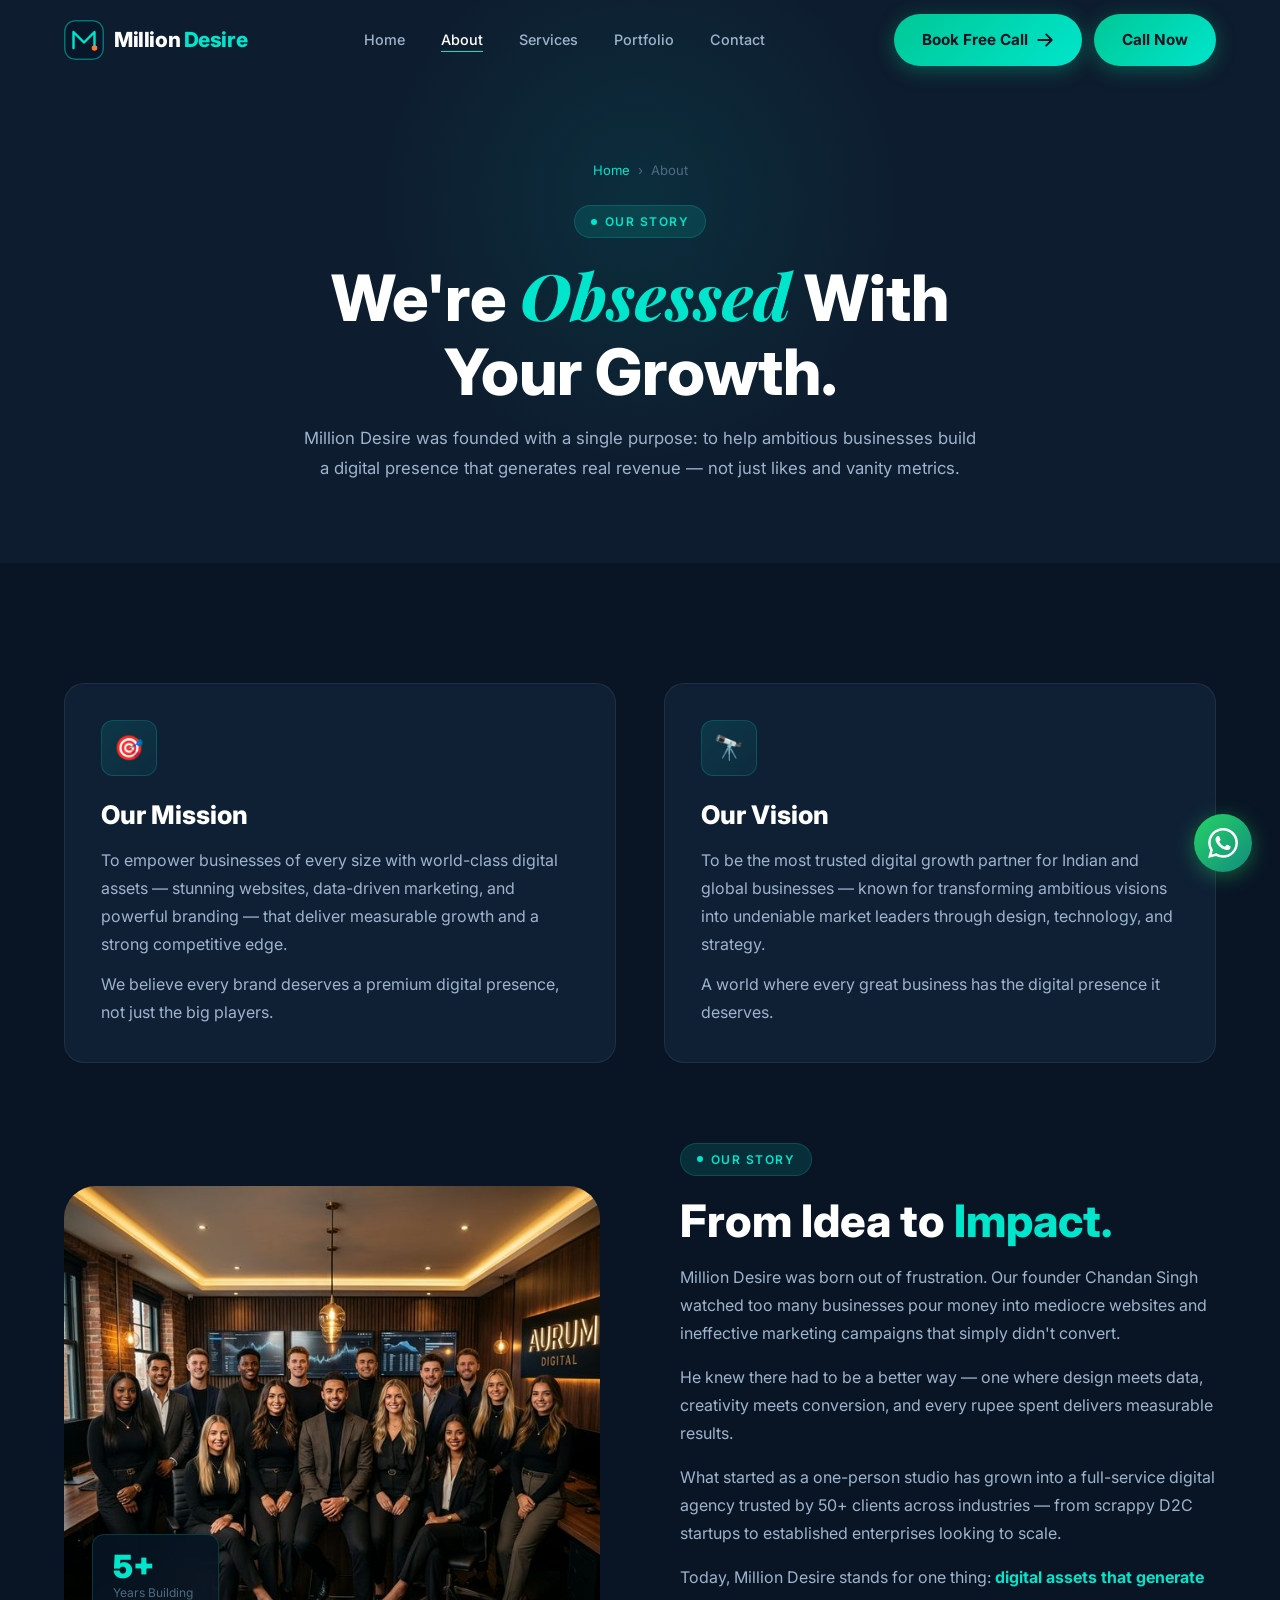
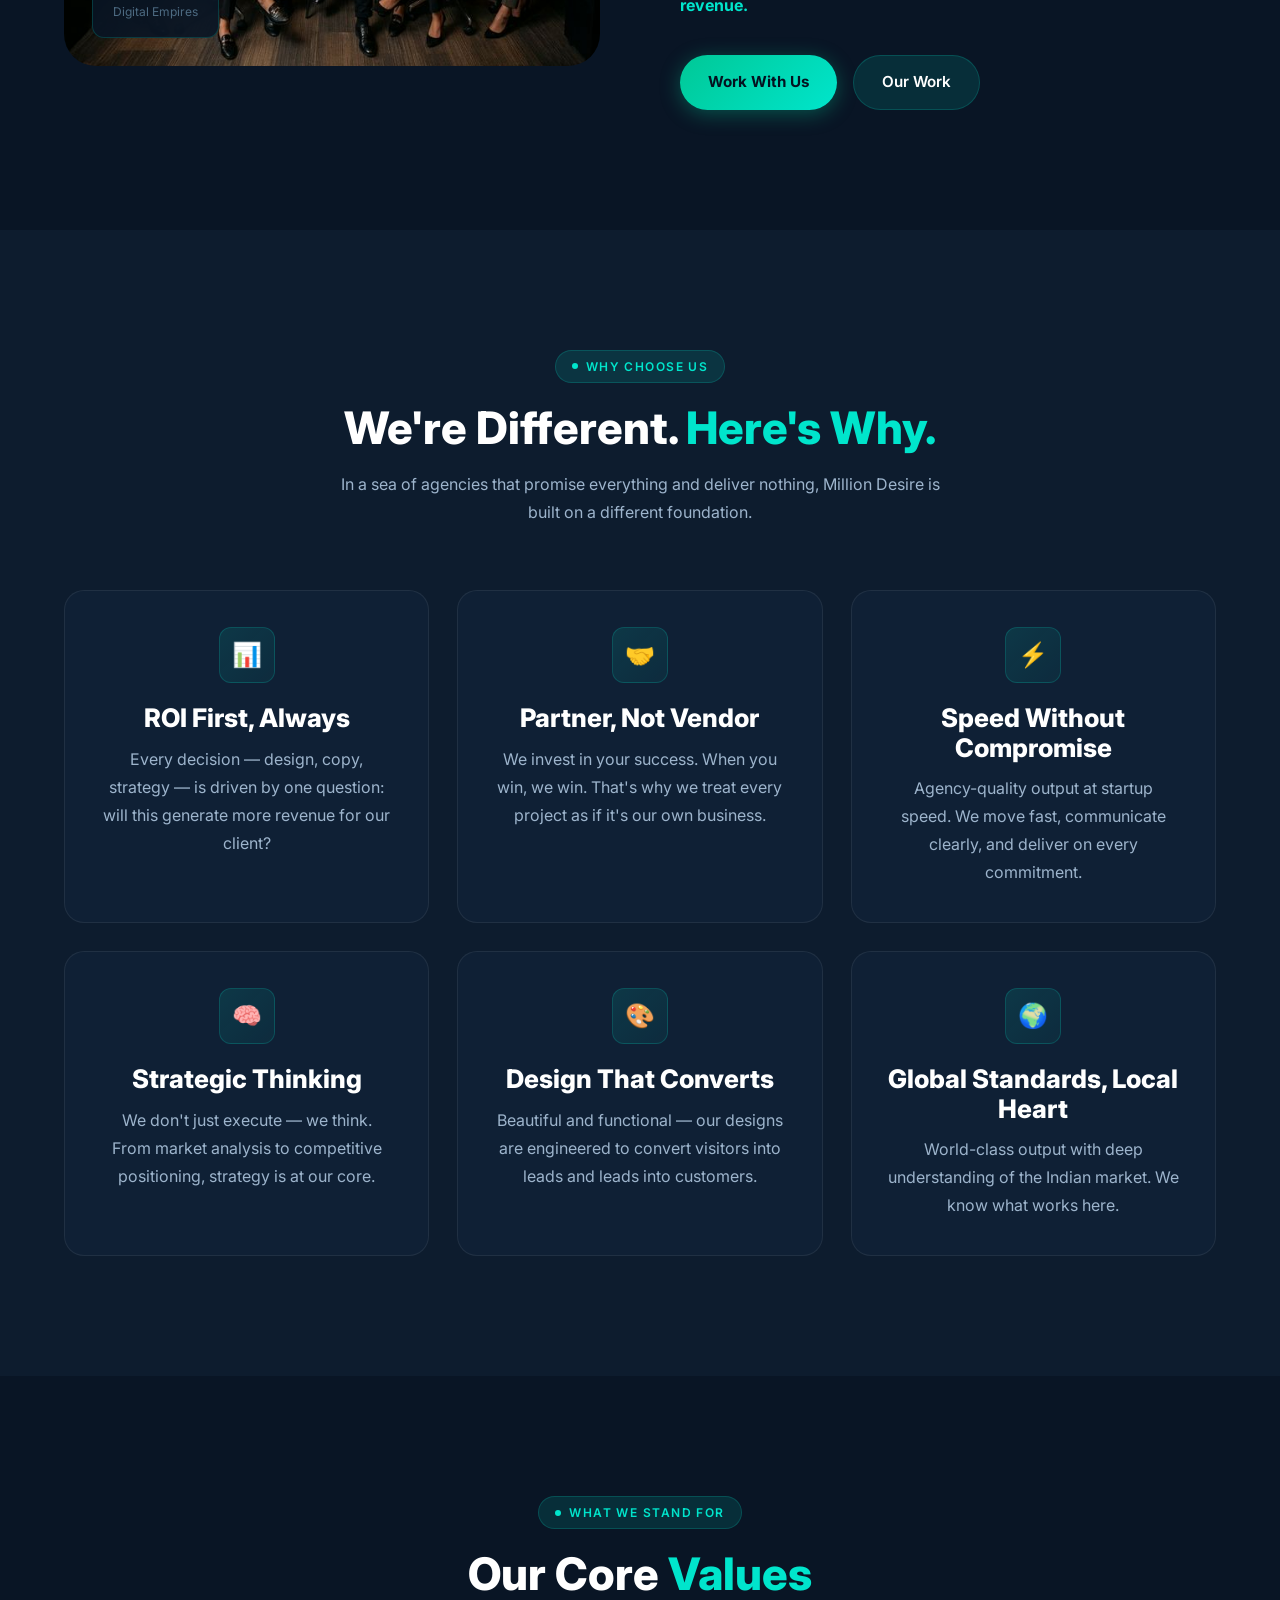
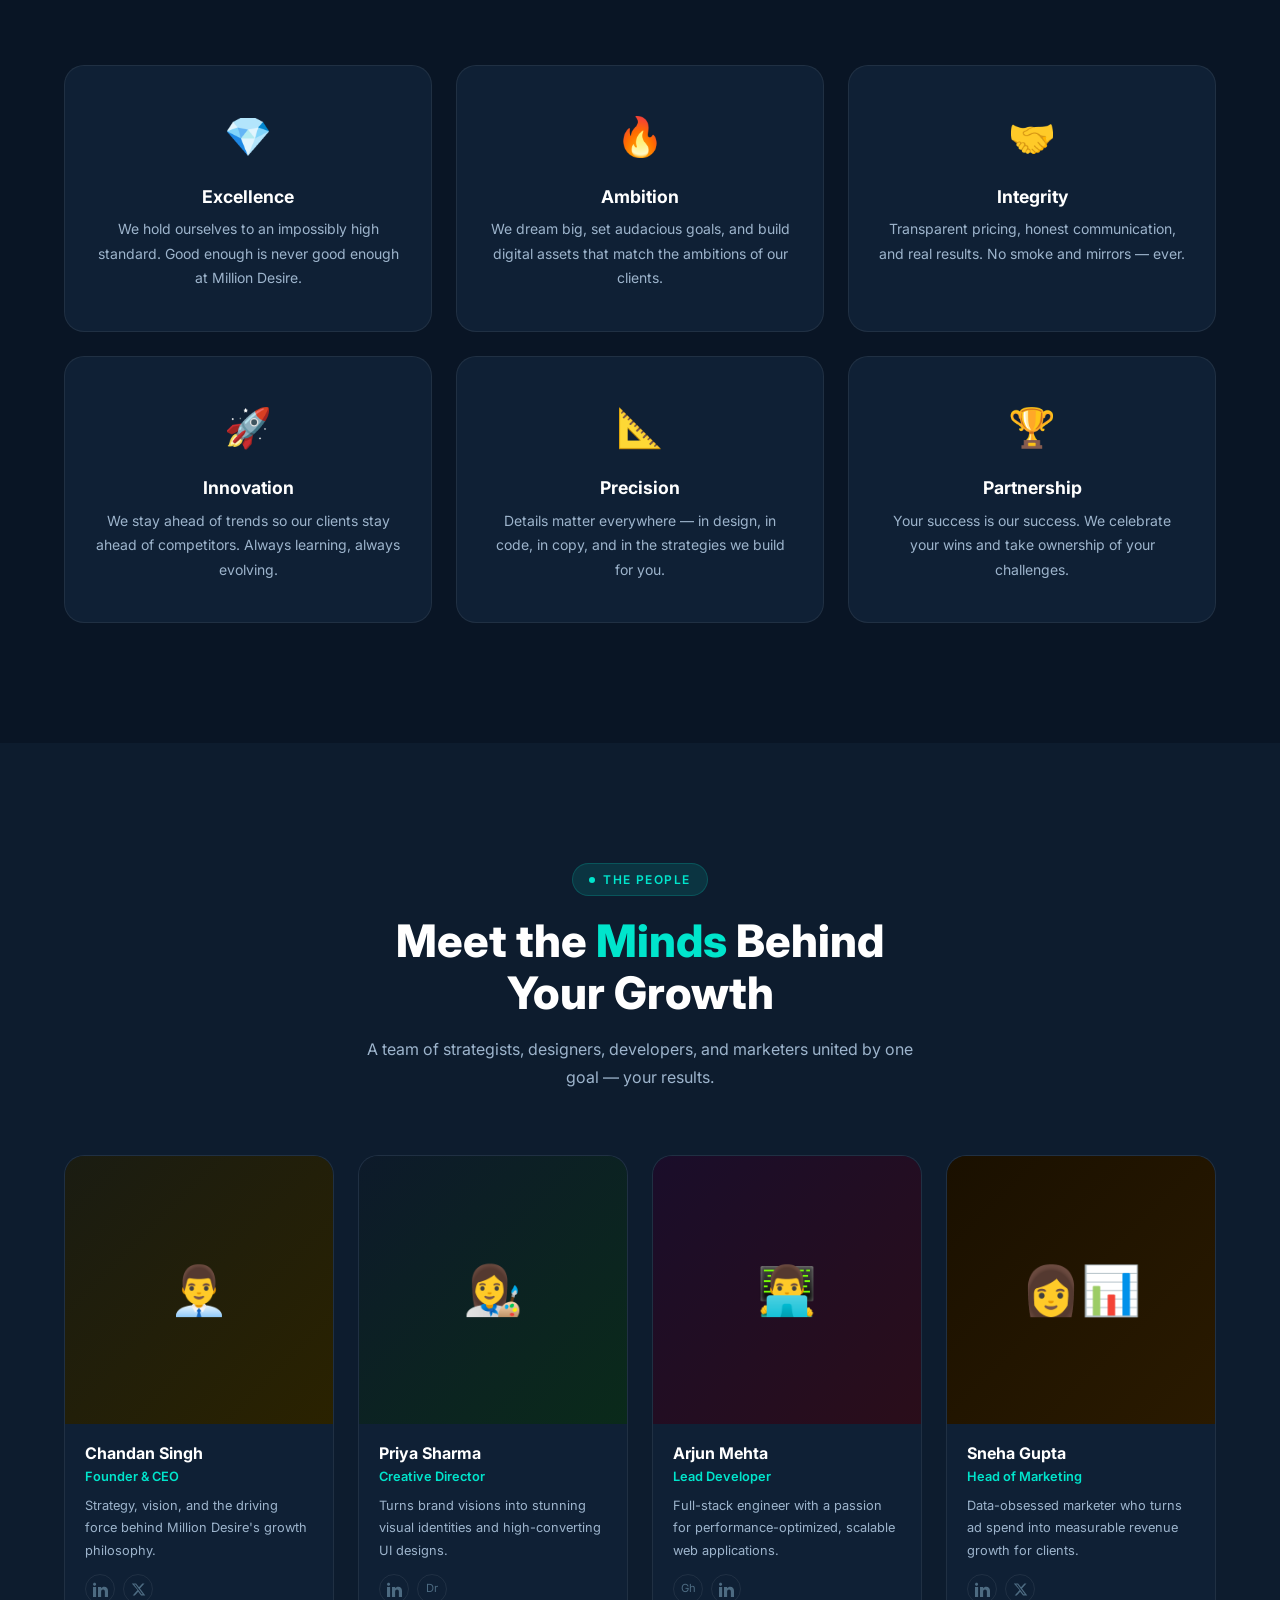
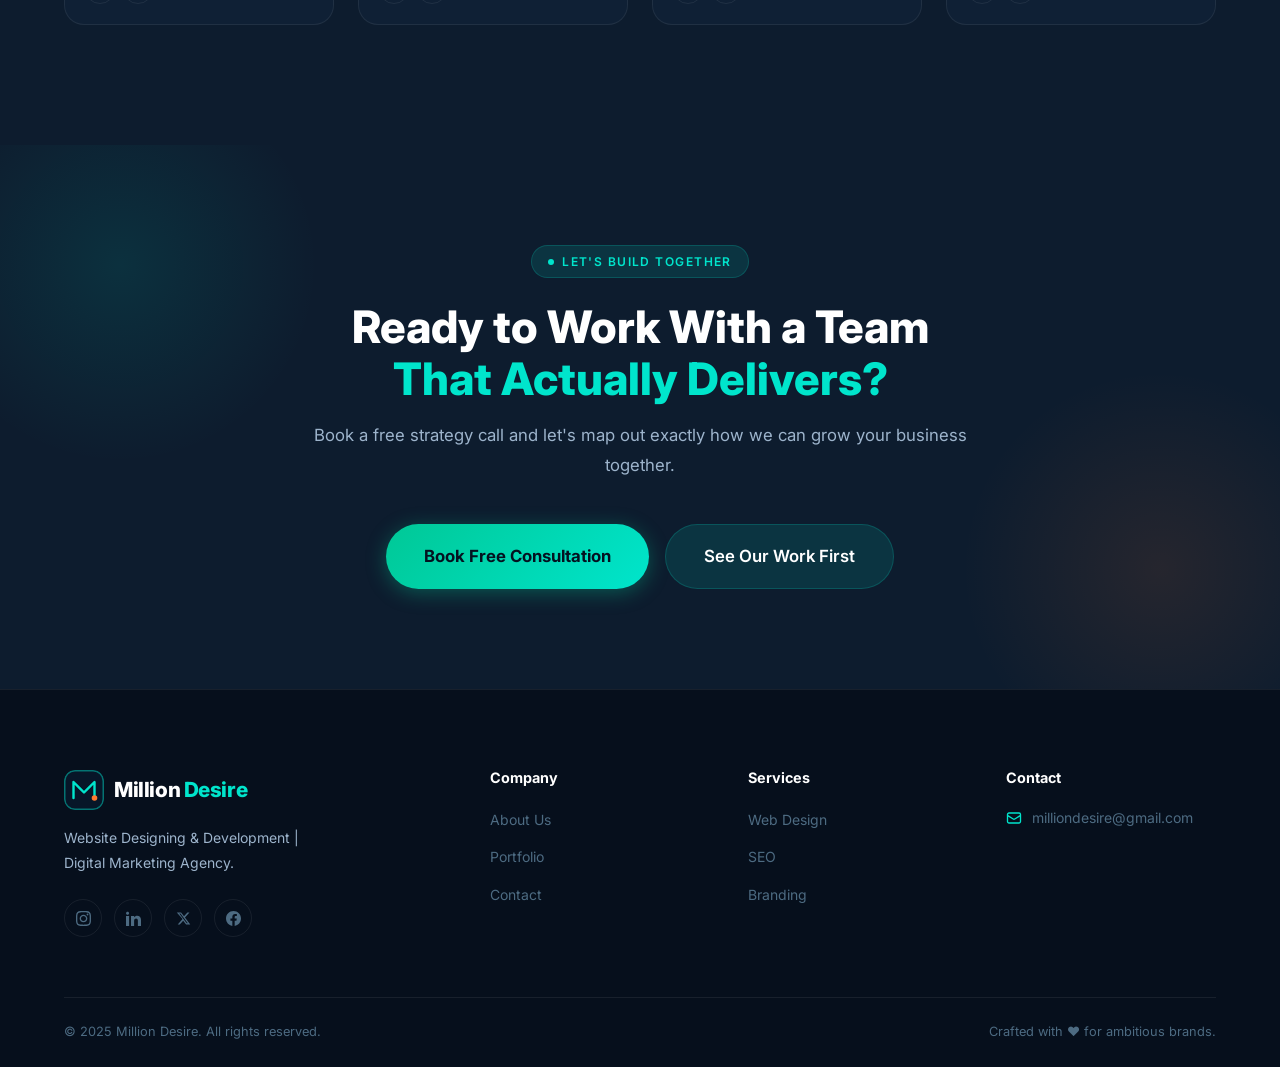
<file: about.html>
<!DOCTYPE html>
<html lang="en">

<head>
    <meta charset="UTF-8" />
    <meta name="viewport" content="width=device-width, initial-scale=1.0" />
    <title>About Us — Million Desire | Premium Digital Agency</title>
    <meta name="description"
        content="Learn about Million Desire — our mission, vision, story, values, and the team behind one of India's most results-driven digital agencies." />
    <link rel="canonical" href="https://milliondesire.com/about.html" />
    <script type="application/ld+json">
  {"@context":"https://schema.org","@type":"Organization","name":"Million Desire","url":"https://milliondesire.com","description":"Website Designing & Development | Digital Marketing Agency"}
  </script>
    <link rel="stylesheet" href="css/style.css" />
    <link rel="preconnect" href="https://fonts.googleapis.com" />
    <link rel="preconnect" href="https://fonts.gstatic.com" crossorigin />
</head>

<body>

    <!-- ══ NAVBAR ══ -->
    <nav class="navbar" id="navbar">
        <div class="nav-inner">
            <a href="index.html" class="logo">
                <svg class="logo-icon-svg" width="40" height="40" viewBox="0 0 40 40" fill="none" xmlns="http://www.w3.org/2000/svg">
      <rect width="40" height="40" rx="11" fill="#071628"/>
      <rect x="0.75" y="0.75" width="38.5" height="38.5" rx="10.25" stroke="#00e5cc" stroke-width="1.5" stroke-opacity="0.45"/>
      <path d="M9.5 28V12L20 22.5L30.5 12V28" stroke="#00e5cc" stroke-width="2.4" stroke-linecap="round" stroke-linejoin="round"/>
      <circle cx="30.5" cy="28" r="2.8" fill="#ff7a2f"/>
    </svg>
                <div class="logo-text">Million <span>Desire</span></div>
            </a>
            <ul class="nav-links">
                <li><a href="index.html">Home</a></li>
                <li><a href="about.html">About</a></li>
                <li><a href="services.html">Services</a></li>
                <li><a href="portfolio.html">Portfolio</a></li>
                <li><a href="contact.html">Contact</a></li>
            </ul>
            <div class="nav-cta-group">
                <a href="contact.html" class="btn btn-primary">Book Free Call
                    <svg xmlns="http://www.w3.org/2000/svg" fill="none" viewBox="0 0 24 24" stroke-width="2.5"
                        stroke="currentColor">
                        <path stroke-linecap="round" stroke-linejoin="round" d="M13.5 4.5 21 12m0 0-7.5 7.5M21 12H3" />
                    </svg>
                </a>
                <a href="tel:+919536464091" class="btn btn-primary">Call Now</a>
            </div>
            <button class="hamburger" id="hamburger" aria-label="Menu">
                <span></span><span></span><span></span>
            </button>
        </div>
    </nav>
    <div class="mobile-menu" id="mobileMenu">
        <a href="index.html">Home</a><a href="about.html">About</a><a href="services.html">Services</a><a
            href="portfolio.html">Portfolio</a><a href="contact.html">Contact</a>
        <a href="contact.html" class="btn btn-primary" >Book Free Call</a>
        <a href="tel:+919536464091" class="btn btn-primary" style="margin-top: 12px;">Call Now</a>
    </div>

    <!-- ══ PAGE HERO ══ -->
    <section class="page-hero">
        <div class="container">
            <div class="page-hero-inner reveal">
                <div class="breadcrumb"><a href="index.html">Home</a> <span>›</span> <span>About</span></div>
                <div class="section-label" style="margin:0 auto 20px;">Our Story</div>
                <h1>We're <em class="serif gold">Obsessed</em> With<br />Your Growth.</h1>
                <p>Million Desire was founded with a single purpose: to help ambitious businesses build a digital
                    presence that generates real revenue — not just likes and vanity metrics.</p>
            </div>
        </div>
    </section>

    <!-- ══ MISSION & VISION ══ -->
    <section class="section" style="background:var(--bg-base);">
        <div class="container">
            <div class="grid-2" style="gap:48px;margin-bottom:80px;">
                <div class="card reveal">
                    <div class="card-icon">🎯</div>
                    <h3 style="margin-bottom:16px;">Our Mission</h3>
                    <p>To empower businesses of every size with world-class digital assets — stunning websites,
                        data-driven marketing, and powerful branding — that deliver measurable growth and a strong
                        competitive edge.</p>
                    <p style="margin-top:12px;">We believe every brand deserves a premium digital presence, not just the
                        big players.</p>
                </div>
                <div class="card reveal reveal-delay-2">
                    <div class="card-icon">🔭</div>
                    <h3 style="margin-bottom:16px;">Our Vision</h3>
                    <p>To be the most trusted digital growth partner for Indian and global businesses — known for
                        transforming ambitious visions into undeniable market leaders through design, technology, and
                        strategy.</p>
                    <p style="margin-top:12px;">A world where every great business has the digital presence it deserves.
                    </p>
                </div>
            </div>

            <!-- Our Story -->
            <div class="about-story-inner reveal">
                <div class="about-img-wrap">
                    <img src="assets/images/team.png" alt="Million Desire Team" loading="lazy" />
                    <div class="about-img-badge">
                        <div class="num">5+</div>
                        <div class="lbl">Years Building<br />Digital Empires</div>
                    </div>
                </div>
                <div>
                    <div class="section-label">Our Story</div>
                    <h2 class="section-title">From Idea to <span class="gold">Impact.</span></h2>
                    <p>Million Desire was born out of frustration. Our founder Chandan Singh watched too many businesses
                        pour money into mediocre websites and ineffective marketing campaigns that simply didn't
                        convert.</p>
                    <p style="margin-top:16px;">He knew there had to be a better way — one where design meets data,
                        creativity meets conversion, and every rupee spent delivers measurable results.</p>
                    <p style="margin-top:16px;">What started as a one-person studio has grown into a full-service
                        digital agency trusted by 50+ clients across industries — from scrappy D2C startups to
                        established enterprises looking to scale.</p>
                    <p style="margin-top:16px;">Today, Million Desire stands for one thing: <strong
                            style="color:var(--gold);">digital assets that generate revenue.</strong></p>
                    <div style="margin-top:36px;display:flex;gap:16px;flex-wrap:wrap;">
                        <a href="contact.html" class="btn btn-primary">Work With Us</a>
                        <a href="portfolio.html" class="btn btn-secondary">Our Work</a>
                    </div>
                </div>
            </div>
        </div>
    </section>

    <!-- ══ WHY MILLION DESIRE ══ -->
    <section class="section" style="background:var(--bg-surface);">
        <div class="container">
            <div style="text-align:center;max-width:600px;margin:0 auto 64px;" class="reveal">
                <div class="section-label">Why Choose Us</div>
                <h2 class="section-title">We're Different. <span class="gold">Here's Why.</span></h2>
                <p>In a sea of agencies that promise everything and deliver nothing, Million Desire is built on a
                    different foundation.</p>
            </div>
            <div class="grid-3 reveal">
                <div class="card" style="text-align:center;">
                    <div class="card-icon" style="margin:0 auto 20px;">📊</div>
                    <h3 style="margin-bottom:12px;">ROI First, Always</h3>
                    <p>Every decision — design, copy, strategy — is driven by one question: will this generate more
                        revenue for our client?</p>
                </div>
                <div class="card reveal-delay-1" style="text-align:center;">
                    <div class="card-icon" style="margin:0 auto 20px;">🤝</div>
                    <h3 style="margin-bottom:12px;">Partner, Not Vendor</h3>
                    <p>We invest in your success. When you win, we win. That's why we treat every project as if it's our
                        own business.</p>
                </div>
                <div class="card reveal-delay-2" style="text-align:center;">
                    <div class="card-icon" style="margin:0 auto 20px;">⚡</div>
                    <h3 style="margin-bottom:12px;">Speed Without Compromise</h3>
                    <p>Agency-quality output at startup speed. We move fast, communicate clearly, and deliver on every
                        commitment.</p>
                </div>
                <div class="card reveal-delay-1" style="text-align:center;">
                    <div class="card-icon" style="margin:0 auto 20px;">🧠</div>
                    <h3 style="margin-bottom:12px;">Strategic Thinking</h3>
                    <p>We don't just execute — we think. From market analysis to competitive positioning, strategy is at
                        our core.</p>
                </div>
                <div class="card reveal-delay-2" style="text-align:center;">
                    <div class="card-icon" style="margin:0 auto 20px;">🎨</div>
                    <h3 style="margin-bottom:12px;">Design That Converts</h3>
                    <p>Beautiful and functional — our designs are engineered to convert visitors into leads and leads
                        into customers.</p>
                </div>
                <div class="card reveal-delay-3" style="text-align:center;">
                    <div class="card-icon" style="margin:0 auto 20px;">🌍</div>
                    <h3 style="margin-bottom:12px;">Global Standards, Local Heart</h3>
                    <p>World-class output with deep understanding of the Indian market. We know what works here.</p>
                </div>
            </div>
        </div>
    </section>

    <!-- ══ CORE VALUES ══ -->
    <section class="section" style="background:var(--bg-base);">
        <div class="container">
            <div style="text-align:center;max-width:560px;margin:0 auto;" class="reveal">
                <div class="section-label">What We Stand For</div>
                <h2 class="section-title">Our Core <span class="gold">Values</span></h2>
            </div>
            <div class="values-grid">
                <div class="value-card reveal reveal-delay-1">
                    <span class="value-icon">💎</span>
                    <h4>Excellence</h4>
                    <p>We hold ourselves to an impossibly high standard. Good enough is never good enough at Million
                        Desire.</p>
                </div>
                <div class="value-card reveal reveal-delay-2">
                    <span class="value-icon">🔥</span>
                    <h4>Ambition</h4>
                    <p>We dream big, set audacious goals, and build digital assets that match the ambitions of our
                        clients.</p>
                </div>
                <div class="value-card reveal reveal-delay-3">
                    <span class="value-icon">🤝</span>
                    <h4>Integrity</h4>
                    <p>Transparent pricing, honest communication, and real results. No smoke and mirrors — ever.</p>
                </div>
                <div class="value-card reveal reveal-delay-1">
                    <span class="value-icon">🚀</span>
                    <h4>Innovation</h4>
                    <p>We stay ahead of trends so our clients stay ahead of competitors. Always learning, always
                        evolving.</p>
                </div>
                <div class="value-card reveal reveal-delay-2">
                    <span class="value-icon">📐</span>
                    <h4>Precision</h4>
                    <p>Details matter everywhere — in design, in code, in copy, and in the strategies we build for you.
                    </p>
                </div>
                <div class="value-card reveal reveal-delay-3">
                    <span class="value-icon">🏆</span>
                    <h4>Partnership</h4>
                    <p>Your success is our success. We celebrate your wins and take ownership of your challenges.</p>
                </div>
            </div>
        </div>
    </section>

    <!-- ══ TEAM ══ -->
    <section class="section" style="background:var(--bg-surface);">
        <div class="container">
            <div style="text-align:center;max-width:560px;margin:0 auto;" class="reveal">
                <div class="section-label">The People</div>
                <h2 class="section-title">Meet the <span class="gold">Minds</span> Behind<br />Your Growth</h2>
                <p>A team of strategists, designers, developers, and marketers united by one goal — your results.</p>
            </div>
            <div class="team-grid">
                <div class="team-card reveal reveal-delay-1">
                    <div class="team-photo" style="background:linear-gradient(135deg,#1a1c12,#2a2200);font-size:3rem;">
                        👨‍💼</div>
                    <div class="team-info">
                        <h4>Chandan Singh</h4>
                        <div class="team-role">Founder & CEO</div>
                        <p style="font-size:0.8rem;">Strategy, vision, and the driving force behind Million Desire's
                            growth philosophy.</p>
                        <div class="team-social">
                            <a href="#" aria-label="LinkedIn"><svg xmlns="http://www.w3.org/2000/svg" width="15" height="15" viewBox="0 0 24 24" fill="currentColor"><path d="M4.98 3.5c0 1.381-1.11 2.5-2.48 2.5s-2.48-1.119-2.48-2.5c0-1.38 1.11-2.5 2.48-2.5s2.48 1.12 2.48 2.5zm.02 4.5h-5v16h5v-16zm7.982 0h-4.968v16h4.969v-8.399c0-4.67 6.029-5.052 6.029 0v8.399h4.988v-10.131c0-7.88-8.922-7.593-11.018-3.714v-2.155z"/></svg></a>
                            <a href="#" aria-label="Twitter"><svg xmlns="http://www.w3.org/2000/svg" width="15" height="15" viewBox="0 0 24 24" fill="currentColor"><path d="M18.244 2.25h3.308l-7.227 8.26 8.502 11.24H16.17l-4.714-6.231-5.401 6.231H2.747l7.73-8.835L1.254 2.25H8.08l4.713 6.231zm-1.161 17.52h1.833L7.084 4.126H5.117z"/></svg></a>
                        </div>
                    </div>
                </div>
                <div class="team-card reveal reveal-delay-2">
                    <div class="team-photo" style="background:linear-gradient(135deg,#0d1a2a,#0a2a1a);font-size:3rem;">
                        👩‍🎨</div>
                    <div class="team-info">
                        <h4>Priya Sharma</h4>
                        <div class="team-role">Creative Director</div>
                        <p style="font-size:0.8rem;">Turns brand visions into stunning visual identities and
                            high-converting UI designs.</p>
                        <div class="team-social">
                            <a href="#" aria-label="LinkedIn"><svg xmlns="http://www.w3.org/2000/svg" width="15" height="15" viewBox="0 0 24 24" fill="currentColor"><path d="M4.98 3.5c0 1.381-1.11 2.5-2.48 2.5s-2.48-1.119-2.48-2.5c0-1.38 1.11-2.5 2.48-2.5s2.48 1.12 2.48 2.5zm.02 4.5h-5v16h5v-16zm7.982 0h-4.968v16h4.969v-8.399c0-4.67 6.029-5.052 6.029 0v8.399h4.988v-10.131c0-7.88-8.922-7.593-11.018-3.714v-2.155z"/></svg></a>
                            <a href="#" aria-label="Dribbble">Dr</a>
                        </div>
                    </div>
                </div>
                <div class="team-card reveal reveal-delay-3">
                    <div class="team-photo" style="background:linear-gradient(135deg,#1a0d2a,#2a0d1a);font-size:3rem;">
                        👨‍💻</div>
                    <div class="team-info">
                        <h4>Arjun Mehta</h4>
                        <div class="team-role">Lead Developer</div>
                        <p style="font-size:0.8rem;">Full-stack engineer with a passion for performance-optimized,
                            scalable web applications.</p>
                        <div class="team-social">
                            <a href="#" aria-label="GitHub">Gh</a>
                            <a href="#" aria-label="LinkedIn"><svg xmlns="http://www.w3.org/2000/svg" width="15" height="15" viewBox="0 0 24 24" fill="currentColor"><path d="M4.98 3.5c0 1.381-1.11 2.5-2.48 2.5s-2.48-1.119-2.48-2.5c0-1.38 1.11-2.5 2.48-2.5s2.48 1.12 2.48 2.5zm.02 4.5h-5v16h5v-16zm7.982 0h-4.968v16h4.969v-8.399c0-4.67 6.029-5.052 6.029 0v8.399h4.988v-10.131c0-7.88-8.922-7.593-11.018-3.714v-2.155z"/></svg></a>
                        </div>
                    </div>
                </div>
                <div class="team-card reveal reveal-delay-4">
                    <div class="team-photo" style="background:linear-gradient(135deg,#1a1000,#2a1a00);font-size:3rem;">
                        👩‍📊</div>
                    <div class="team-info">
                        <h4>Sneha Gupta</h4>
                        <div class="team-role">Head of Marketing</div>
                        <p style="font-size:0.8rem;">Data-obsessed marketer who turns ad spend into measurable revenue
                            growth for clients.</p>
                        <div class="team-social">
                            <a href="#" aria-label="LinkedIn"><svg xmlns="http://www.w3.org/2000/svg" width="15" height="15" viewBox="0 0 24 24" fill="currentColor"><path d="M4.98 3.5c0 1.381-1.11 2.5-2.48 2.5s-2.48-1.119-2.48-2.5c0-1.38 1.11-2.5 2.48-2.5s2.48 1.12 2.48 2.5zm.02 4.5h-5v16h5v-16zm7.982 0h-4.968v16h4.969v-8.399c0-4.67 6.029-5.052 6.029 0v8.399h4.988v-10.131c0-7.88-8.922-7.593-11.018-3.714v-2.155z"/></svg></a>
                            <a href="#" aria-label="Twitter"><svg xmlns="http://www.w3.org/2000/svg" width="15" height="15" viewBox="0 0 24 24" fill="currentColor"><path d="M18.244 2.25h3.308l-7.227 8.26 8.502 11.24H16.17l-4.714-6.231-5.401 6.231H2.747l7.73-8.835L1.254 2.25H8.08l4.713 6.231zm-1.161 17.52h1.833L7.084 4.126H5.117z"/></svg></a>
                        </div>
                    </div>
                </div>
            </div>
        </div>
    </section>

    <!-- ══ CTA BANNER ══ -->
    <section class="cta-banner">
        <div class="container">
            <div class="cta-banner-inner reveal">
                <div class="section-label" style="margin:0 auto 24px;">Let's Build Together</div>
                <h2>Ready to Work With a Team <span class="gold">That Actually Delivers?</span></h2>
                <p>Book a free strategy call and let's map out exactly how we can grow your business together.</p>
                <div class="cta-buttons">
                    <a href="contact.html" class="btn btn-primary btn-lg">Book Free Consultation</a>
                    <a href="portfolio.html" class="btn btn-secondary btn-lg">See Our Work First</a>
                </div>
            </div>
        </div>
    </section>

    <!-- ══ FOOTER (same as index) ══ -->
    <footer class="footer">
        <div class="container">
            <div class="footer-grid">
                <div class="footer-brand">
                    <a href="index.html" class="logo">
                        <svg class="logo-icon-svg" width="40" height="40" viewBox="0 0 40 40" fill="none" xmlns="http://www.w3.org/2000/svg">
      <rect width="40" height="40" rx="11" fill="#071628"/>
      <rect x="0.75" y="0.75" width="38.5" height="38.5" rx="10.25" stroke="#00e5cc" stroke-width="1.5" stroke-opacity="0.45"/>
      <path d="M9.5 28V12L20 22.5L30.5 12V28" stroke="#00e5cc" stroke-width="2.4" stroke-linecap="round" stroke-linejoin="round"/>
      <circle cx="30.5" cy="28" r="2.8" fill="#ff7a2f"/>
    </svg>
                        <div class="logo-text">Million <span>Desire</span></div>
                    </a>
                    <p>Website Designing & Development | Digital Marketing Agency.</p>
                    <div class="footer-social">
                        <a href="#" class="social-icon"><svg xmlns="http://www.w3.org/2000/svg" width="15" height="15" viewBox="0 0 24 24" fill="currentColor"><path d="M12 2.163c3.204 0 3.584.012 4.85.07 3.252.148 4.771 1.691 4.919 4.919.058 1.265.069 1.645.069 4.849 0 3.205-.012 3.584-.069 4.849-.149 3.225-1.664 4.771-4.919 4.919-1.266.058-1.644.07-4.85.07-3.204 0-3.584-.012-4.849-.07-3.26-.149-4.771-1.699-4.919-4.92-.058-1.265-.07-1.644-.07-4.849 0-3.204.013-3.583.07-4.849.149-3.227 1.664-4.771 4.919-4.919 1.266-.057 1.645-.069 4.849-.069zm0-2.163c-3.259 0-3.667.014-4.947.072-4.358.2-6.78 2.618-6.98 6.98-.059 1.281-.073 1.689-.073 4.948 0 3.259.014 3.668.072 4.948.2 4.358 2.618 6.78 6.98 6.98 1.281.058 1.689.072 4.948.072 3.259 0 3.668-.014 4.948-.072 4.354-.2 6.782-2.618 6.979-6.98.059-1.28.073-1.689.073-4.948 0-3.259-.014-3.667-.072-4.947-.196-4.354-2.617-6.78-6.979-6.98-1.281-.059-1.69-.073-4.949-.073zm0 5.838c-3.403 0-6.162 2.759-6.162 6.162s2.759 6.163 6.162 6.163 6.162-2.759 6.162-6.163c0-3.403-2.759-6.162-6.162-6.162zm0 10.162c-2.209 0-4-1.79-4-4 0-2.209 1.791-4 4-4s4 1.791 4 4c0 2.21-1.791 4-4 4zm6.406-11.845c-.796 0-1.441.645-1.441 1.44s.645 1.44 1.441 1.44c.795 0 1.439-.645 1.439-1.44s-.644-1.44-1.439-1.44z"/></svg></a><a href="#" class="social-icon"><svg xmlns="http://www.w3.org/2000/svg" width="15" height="15" viewBox="0 0 24 24" fill="currentColor"><path d="M4.98 3.5c0 1.381-1.11 2.5-2.48 2.5s-2.48-1.119-2.48-2.5c0-1.38 1.11-2.5 2.48-2.5s2.48 1.12 2.48 2.5zm.02 4.5h-5v16h5v-16zm7.982 0h-4.968v16h4.969v-8.399c0-4.67 6.029-5.052 6.029 0v8.399h4.988v-10.131c0-7.88-8.922-7.593-11.018-3.714v-2.155z"/></svg></a><a href="#"
                            class="social-icon"><svg xmlns="http://www.w3.org/2000/svg" width="15" height="15" viewBox="0 0 24 24" fill="currentColor"><path d="M18.244 2.25h3.308l-7.227 8.26 8.502 11.24H16.17l-4.714-6.231-5.401 6.231H2.747l7.73-8.835L1.254 2.25H8.08l4.713 6.231zm-1.161 17.52h1.833L7.084 4.126H5.117z"/></svg></a><a href="#" class="social-icon"><svg xmlns="http://www.w3.org/2000/svg" width="15" height="15" viewBox="0 0 24 24" fill="currentColor"><path d="M24 12.073c0-6.627-5.373-12-12-12s-12 5.373-12 12c0 5.99 4.388 10.954 10.125 11.854v-8.385H7.078v-3.47h3.047V9.43c0-3.007 1.792-4.669 4.533-4.669 1.312 0 2.686.235 2.686.235v2.953H15.83c-1.491 0-1.956.925-1.956 1.874v2.25h3.328l-.532 3.47h-2.796v8.385C19.612 23.027 24 18.062 24 12.073z"/></svg></a>
                    </div>
                </div>
                <div class="footer-col">
                    <h4>Company</h4>
                    <ul>
                        <li><a href="about.html">About Us</a></li>
                        <li><a href="portfolio.html">Portfolio</a></li>
                        <li><a href="contact.html">Contact</a></li>
                    </ul>
                </div>
                <div class="footer-col">
                    <h4>Services</h4>
                    <ul>
                        <li><a href="services.html#web">Web Design</a></li>
                        <li><a href="services.html#marketing">SEO</a></li>
                        <li><a href="services.html#branding">Branding</a></li>
                    </ul>
                </div>
                <div class="footer-col">
                    <h4>Contact</h4>
                    <div class="footer-contact-item"><svg xmlns="http://www.w3.org/2000/svg" fill="none"
                            viewBox="0 0 24 24" stroke-width="2" stroke="currentColor">
                            <path stroke-linecap="round" stroke-linejoin="round"
                                d="M21.75 6.75v10.5a2.25 2.25 0 0 1-2.25 2.25h-15a2.25 2.25 0 0 1-2.25-2.25V6.75m19.5 0A2.25 2.25 0 0 0 19.5 4.5h-15a2.25 2.25 0 0 0-2.25 2.25m19.5 0v.243a2.25 2.25 0 0 1-1.07 1.916l-7.5 4.615a2.25 2.25 0 0 1-2.36 0L3.32 8.91a2.25 2.25 0 0 1-1.07-1.916V6.75" />
                        </svg>milliondesire@gmail.com</div>
                </div>
            </div>
            <div class="footer-bottom"><span>© 2025 Million Desire. All rights reserved.</span><span>Crafted with ♥ for
                    ambitious brands.</span></div>
        </div>
    </footer>

    <a href="https://wa.me/919536464091?text=Hi%20Million%20Desire%2C%20I%20want%20to%20discuss%20a%20project."
        class="whatsapp-float" target="_blank" aria-label="WhatsApp">
        <span class="whatsapp-tooltip">Chat with us!</span>
        <svg viewBox="0 0 24 24" xmlns="http://www.w3.org/2000/svg">
            <path
                d="M17.472 14.382c-.297-.149-1.758-.867-2.03-.967-.273-.099-.471-.148-.67.15-.197.297-.767.966-.94 1.164-.173.199-.347.223-.644.075-.297-.15-1.255-.463-2.39-1.475-.883-.788-1.48-1.761-1.653-2.059-.173-.297-.018-.458.13-.606.134-.133.298-.347.446-.52.149-.174.198-.298.298-.497.099-.198.05-.371-.025-.52-.075-.149-.669-1.612-.916-2.207-.242-.579-.487-.5-.669-.51-.173-.008-.371-.01-.57-.01-.198 0-.52.074-.792.372-.272.297-1.04 1.016-1.04 2.479 0 1.462 1.065 2.875 1.213 3.074.149.198 2.096 3.2 5.077 4.487.709.306 1.262.489 1.694.625.712.227 1.36.195 1.871.118.571-.085 1.758-.719 2.006-1.413.248-.694.248-1.289.173-1.413-.074-.124-.272-.198-.57-.347m-5.421 7.403h-.004a9.87 9.87 0 01-5.031-1.378l-.361-.214-3.741.982.998-3.648-.235-.374a9.86 9.86 0 01-1.51-5.26c.001-5.45 4.436-9.884 9.888-9.884 2.64 0 5.122 1.03 6.988 2.898a9.825 9.825 0 012.893 6.994c-.003 5.45-4.437 9.884-9.885 9.884m8.413-18.297A11.815 11.815 0 0012.05 0C5.495 0 .16 5.335.157 11.892c0 2.096.547 4.142 1.588 5.945L.057 24l6.305-1.654a11.882 11.882 0 005.683 1.448h.005c6.554 0 11.89-5.335 11.893-11.893a11.821 11.821 0 00-3.48-8.413Z" />
        </svg>
    </a>
    <script src="js/main.js"></script>
</body>

</html>
</file>
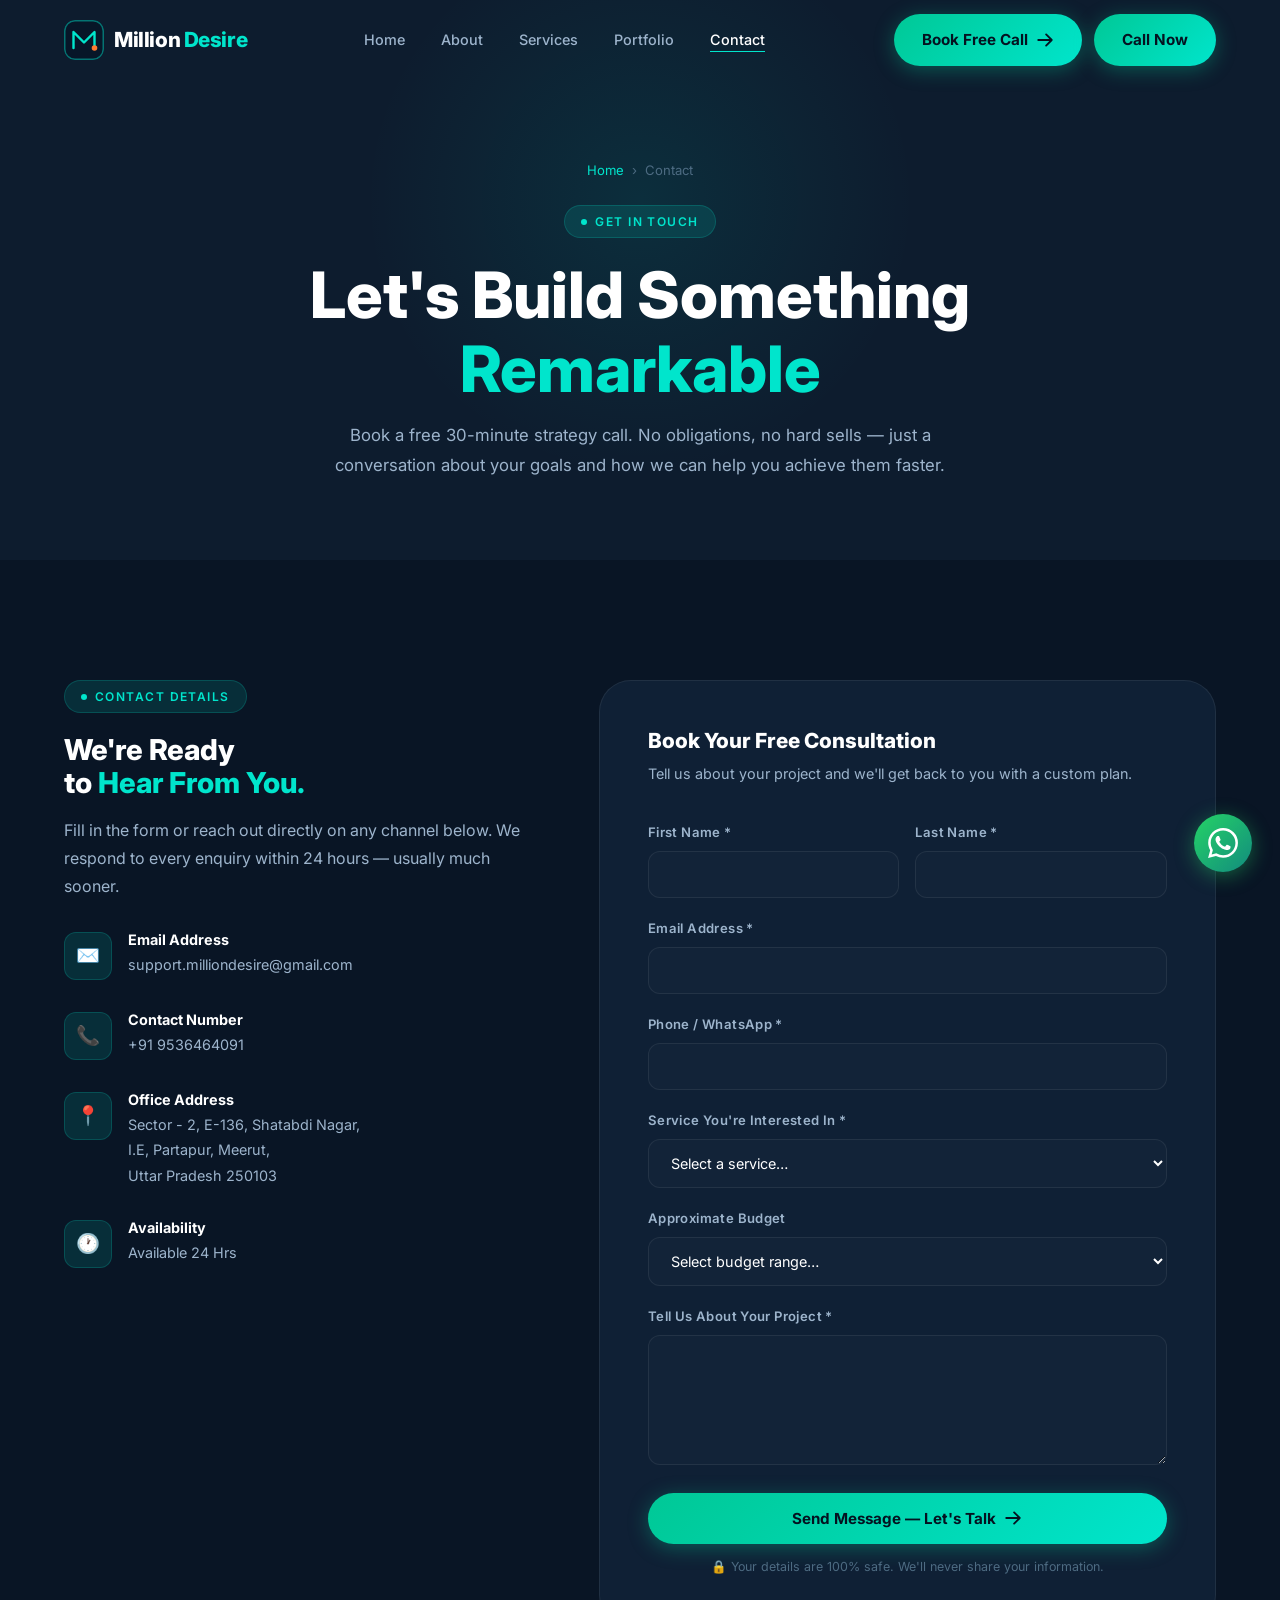
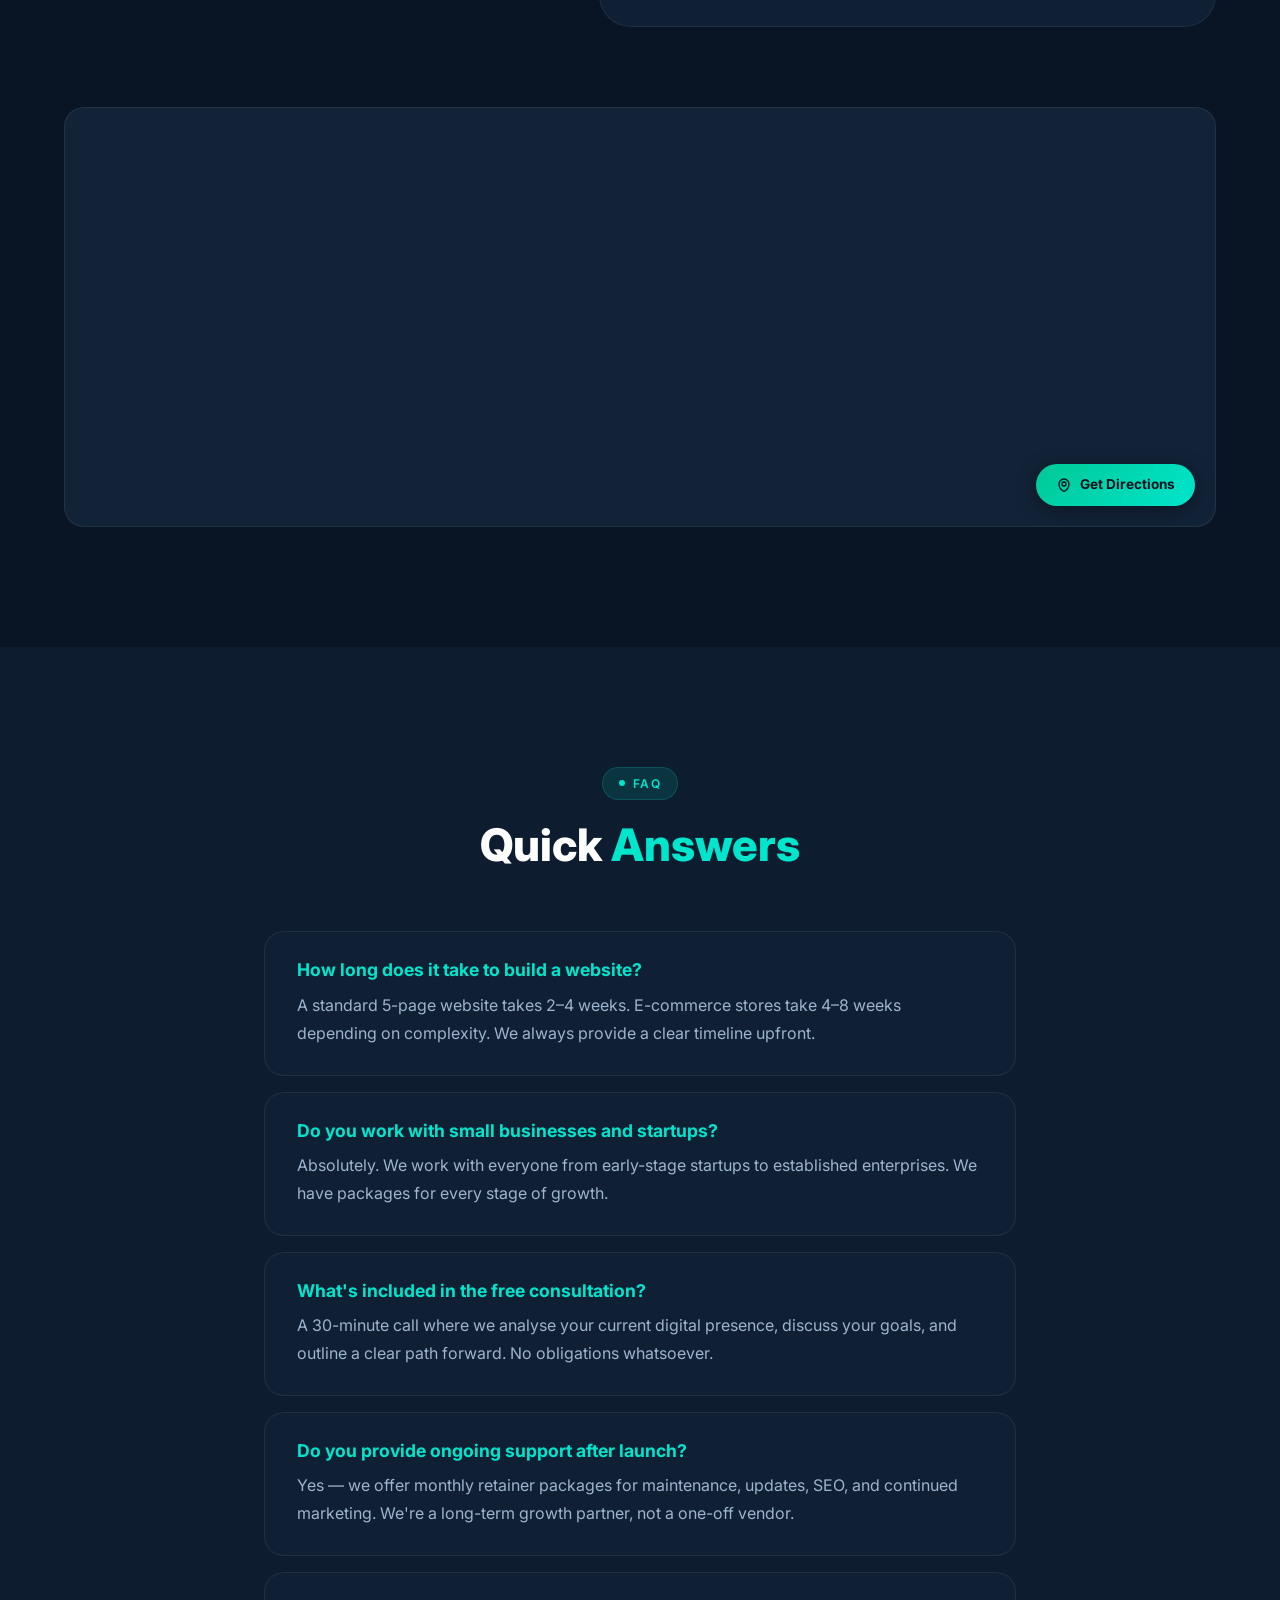
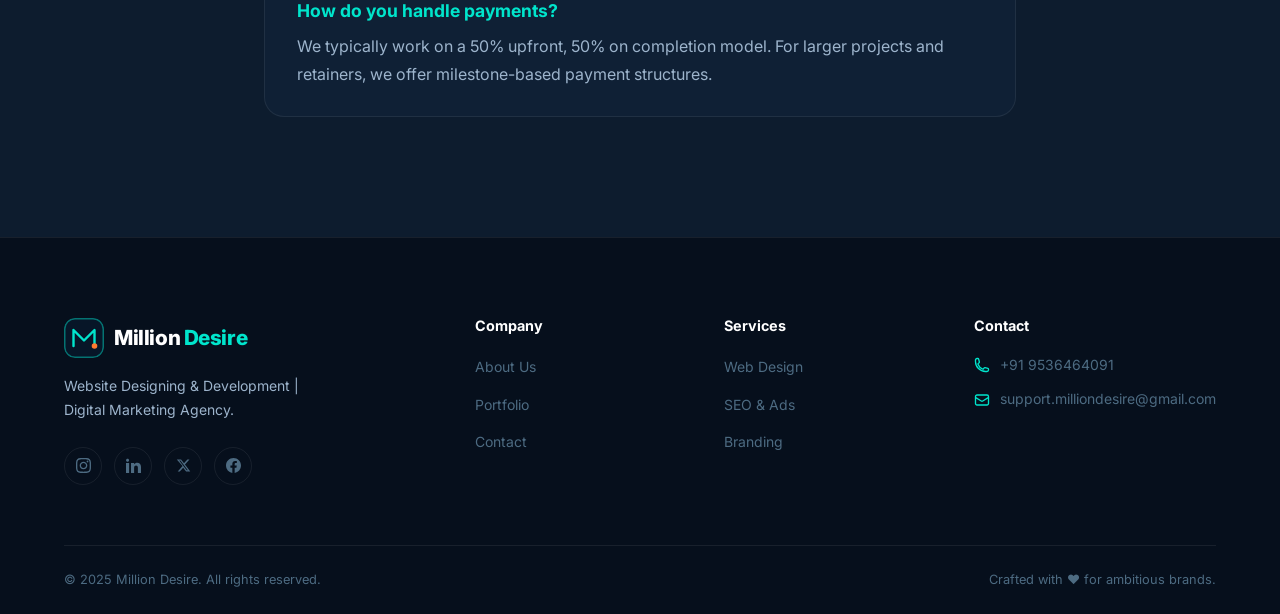
<file: contact.html>
<!DOCTYPE html>
<html lang="en">

<head>
    <meta charset="UTF-8" />
    <meta name="viewport" content="width=device-width, initial-scale=1.0" />
    <title>Contact — Million Desire | Book a Free Consultation</title>
    <meta name="description"
        content="Contact Million Desire to book a free consultation, get a website audit, or discuss your project. We respond within 24 hours." />
    <link rel="canonical" href="https://milliondesire.com/contact.html" />
    <script type="application/ld+json">
  {"@context":"https://schema.org","@type":"ContactPage","name":"Contact Million Desire","url":"https://milliondesire.com/contact.html","mainEntity":{"@type":"LocalBusiness","name":"Million Desire","email":"support.milliondesire@gmail.com","telephone":"+91 9536464091","address":{"@type":"PostalAddress","addressCountry":"IN"}}}
  </script>
    <link rel="stylesheet" href="css/style.css" />
    <link rel="preconnect" href="https://fonts.googleapis.com" />
    <link rel="preconnect" href="https://fonts.gstatic.com" crossorigin />
</head>

<body>

    <!-- ══ NAVBAR ══ -->
    <nav class="navbar" id="navbar">
        <div class="nav-inner">
            <a href="index.html" class="logo">
                <svg class="logo-icon-svg" width="40" height="40" viewBox="0 0 40 40" fill="none"
                    xmlns="http://www.w3.org/2000/svg">
                    <rect width="40" height="40" rx="11" fill="#071628" />
                    <rect x="0.75" y="0.75" width="38.5" height="38.5" rx="10.25" stroke="#00e5cc" stroke-width="1.5"
                        stroke-opacity="0.45" />
                    <path d="M9.5 28V12L20 22.5L30.5 12V28" stroke="#00e5cc" stroke-width="2.4" stroke-linecap="round"
                        stroke-linejoin="round" />
                    <circle cx="30.5" cy="28" r="2.8" fill="#ff7a2f" />
                </svg>
                <div class="logo-text">Million <span>Desire</span></div>
            </a>
            <ul class="nav-links">
                <li><a href="index.html">Home</a></li>
                <li><a href="about.html">About</a></li>
                <li><a href="services.html">Services</a></li>
                <li><a href="portfolio.html">Portfolio</a></li>
                <li><a href="contact.html">Contact</a></li>
            </ul>
            <div class="nav-cta-group">
                <a href="contact.html" class="btn btn-primary">Book Free Call<svg xmlns="http://www.w3.org/2000/svg"
                        fill="none" viewBox="0 0 24 24" stroke-width="2.5" stroke="currentColor">
                        <path stroke-linecap="round" stroke-linejoin="round" d="M13.5 4.5 21 12m0 0-7.5 7.5M21 12H3" />
                    </svg></a>
                <a href="tel:+919536464091" class="btn btn-primary">Call Now</a>
            </div>
            <button class="hamburger" id="hamburger" aria-label="Menu"><span></span><span></span><span></span></button>
        </div>
    </nav>
    <div class="mobile-menu" id="mobileMenu">
        <a href="index.html">Home</a><a href="about.html">About</a><a href="services.html">Services</a><a
            href="portfolio.html">Portfolio</a><a href="contact.html">Contact</a>
        <a href="contact.html" class="btn btn-primary">Book Free Call</a>
        <a href="tel:+919536464091" class="btn btn-primary" style="margin-top: 12px;">Call Now</a>
    </div>

    <!-- ══ PAGE HERO ══ -->
    <section class="page-hero">
        <div class="container">
            <div class="page-hero-inner reveal">
                <div class="breadcrumb"><a href="index.html">Home</a> <span>›</span> <span>Contact</span></div>
                <div class="section-label" style="margin:0 auto 20px;">Get In Touch</div>
                <h1>Let's Build Something <span class="gold">Remarkable</span></h1>
                <p>Book a free 30-minute strategy call. No obligations, no hard sells — just a conversation about your
                    goals and how we can help you achieve them faster.</p>
            </div>
        </div>
    </section>

    <!-- ══ CONTACT SECTION ══ -->
    <section class="section" style="background:var(--bg-base);">
        <div class="container">
            <div class="contact-inner">

                <!-- Info Panel -->
                <div class="contact-info reveal">
                    <div>
                        <div class="section-label">Contact Details</div>
                        <h2 class="section-title" style="font-size:1.8rem;">We're Ready<br />to <span class="gold">Hear
                                From You.</span></h2>
                        <p>Fill in the form or reach out directly on any channel below. We respond to every enquiry
                            within 24 hours — usually much sooner.</p>
                    </div>

                    <div class="contact-info-item">
                        <div class="contact-info-icon">✉️</div>
                        <div>
                            <h4>Email Address</h4>
                            <a href="mailto:support.milliondesire@gmail.com">support.milliondesire@gmail.com</a>
                        </div>
                    </div>

                    <div class="contact-info-item">
                        <div class="contact-info-icon">📞</div>
                        <div>
                            <h4>Contact Number</h4>
                            <a href="tel:+919536464091">+91 9536464091</a>
                        </div>
                    </div>
                    <div class="contact-info-item">
                        <div class="contact-info-icon">📍</div>
                        <div>
                            <h4>Office Address</h4>
                            <p>Sector - 2, E-136, Shatabdi Nagar,<br />I.E, Partapur, Meerut,<br />Uttar Pradesh 250103</p>
                        </div>
                    </div>

                    <div class="contact-info-item">
                        <div class="contact-info-icon">🕐</div>
                        <div>
                            <h4>Availability</h4>
                            <p>Available 24 Hrs</p>
                        </div>
                    </div>

                </div>

                <!-- Form Panel -->
                <div class="contact-form-wrap reveal reveal-delay-2">
                    <h3>Book Your Free Consultation</h3>
                    <p>Tell us about your project and we'll get back to you with a custom plan.</p>

                    <form id="contactForm" novalidate>
                        <div class="form-row">
                            <div class="form-group">
                                <label for="firstName">First Name *</label>
                                <input type="text" id="firstName" name="firstName" required />
                            </div>
                            <div class="form-group">
                                <label for="lastName">Last Name *</label>
                                <input type="text" id="lastName" name="lastName" required />
                            </div>
                        </div>
                        <div class="form-group">
                            <label for="email">Email Address *</label>
                            <input type="email" id="email" name="email" required />
                        </div>
                        <div class="form-group">
                            <label for="phone">Phone / WhatsApp *</label>
                            <input type="tel" id="phone" name="phone" required />
                        </div>
                        <div class="form-group">
                            <label for="service">Service You're Interested In *</label>
                            <select id="service" name="service" required>
                                <option value="" disabled selected>Select a service…</option>
                                <option value="web-design">Website Design & Development</option>
                                <option value="ecommerce">E-commerce Development</option>
                                <option value="landing-page">Landing Page</option>
                                <option value="seo">SEO</option>
                                <option value="gmb">Google My Business</option>
                                <option value="social-media">Social Media Marketing</option>
                                <option value="ads">Performance Ads (Google/Meta)</option>
                                <option value="branding">Branding & Strategy</option>
                                <option value="other">Other / Not Sure Yet</option>
                            </select>
                        </div>
                        <div class="form-group">
                            <label for="budget">Approximate Budget</label>
                            <select id="budget" name="budget">
                                <option value="" disabled selected>Select budget range…</option>
                                <option value="under-10k">Under ₹10,000</option>
                                <option value="10k-25k">₹10,000 – ₹25,000</option>
                                <option value="25k-50k">₹25,000 – ₹50,000</option>
                                <option value="50k-1L">₹50,000 – ₹1,00,000</option>
                                <option value="1L-3L">₹1,00,000 – ₹3,00,000</option>
                                <option value="3L+">₹3,00,000+</option>
                            </select>
                        </div>
                        <div class="form-group">
                            <label for="message">Tell Us About Your Project *</label>
                            <textarea id="message" name="message"
                                required></textarea>
                        </div>
                        <button type="submit" class="btn btn-primary"
                            style="width:100%;justify-content:center;padding:16px;">
                            Send Message — Let's Talk
                            <svg xmlns="http://www.w3.org/2000/svg" fill="none" viewBox="0 0 24 24" stroke-width="2.5"
                                stroke="currentColor">
                                <path stroke-linecap="round" stroke-linejoin="round"
                                    d="M13.5 4.5 21 12m0 0-7.5 7.5M21 12H3" />
                            </svg>
                        </button>
                        <p style="font-size:0.78rem;text-align:center;margin-top:12px;color:var(--text-muted);">🔒 Your
                            details are 100% safe. We'll never share your information.</p>
                    </form>

                    <div class="form-success">
                        <div class="form-success-icon">🎉</div>
                        <h3>Message Received!</h3>
                        <p>Thank you for reaching out. We'll get back to you within 24 hours with a tailored response.
                        </p>
                        <p style="margin-top:12px;">In the meantime, feel free to <a href="https://wa.me/919536464091"
                                style="color:var(--gold);">chat with us on WhatsApp</a> for faster assistance.</p>
                        <a href="index.html" class="btn btn-secondary" style="margin-top:28px;">Back to Home</a>
                    </div>
                </div>

            </div>

            <!-- Map Section -->
            <div class="map-wrap reveal" style="margin-top:80px; height:420px; padding:0; overflow:hidden; position:relative;">
                <iframe
                    src="https://www.google.com/maps/embed?pb=!1m18!1m12!1m3!1d3492.1216509337087!2d77.65990920000002!3d28.924438400000003!2m3!1f0!2f0!3f0!3m2!1i1024!2i768!4f13.1!3m3!1m2!1s0x390c63af5b204ddf%3A0x577caffb35f227ba!2sMillion%20Desire%20-%20Website%20Designing%20%26%20Development%20%7C%20Digital%20Marketing%20Agency!5e0!3m2!1sen!2sin!4v1782651163255!5m2!1sen!2sin"
                    width="100%" height="100%" style="border:0; position:absolute; inset:0;" allowfullscreen=""
                    loading="lazy" referrerpolicy="no-referrer-when-downgrade" title="Million Desire Office Location">
                </iframe>
                <!-- Overlay button -->
                <a href="https://www.google.com/maps/place/Million+Desire+-+Website+Designing+%26+Development+%7C+Digital+Marketing+Agency/@28.9244431,77.6573343,17z/data=!3m1!4b1!4m6!3m5!1s0x390c63af5b204ddf:0x577caffb35f227ba!8m2!3d28.9244384!4d77.6599092!16s%2Fg%2F11yzmnv3sm?hl=en-US&entry=ttu&g_ep=EgoyMDI2MDYyNC4wIKXMDSoASAFQAw%3D%3D"
                    target="_blank" class="btn btn-primary"
                    style="position:absolute;bottom:20px;right:20px;font-size:0.85rem;padding:10px 20px;z-index:10;box-shadow:0 4px 20px rgba(0,0,0,0.4);">
                    <svg xmlns="http://www.w3.org/2000/svg" fill="none" viewBox="0 0 24 24" stroke-width="2"
                        stroke="currentColor" style="width:16px;height:16px;">
                        <path stroke-linecap="round" stroke-linejoin="round"
                            d="M15 10.5a3 3 0 1 1-6 0 3 3 0 0 1 6 0Z" />
                        <path stroke-linecap="round" stroke-linejoin="round"
                            d="M19.5 10.5c0 7.142-7.5 11.25-7.5 11.25S4.5 17.642 4.5 10.5a7.5 7.5 0 1 1 15 0Z" />
                    </svg>
                    Get Directions
                </a>
            </div>
        </div>
    </section>

    <!-- ══ FAQ ══ -->
    <section class="section" style="background:var(--bg-surface);">
        <div class="container" style="max-width:800px;">
            <div style="text-align:center;margin-bottom:60px;" class="reveal">
                <div class="section-label">FAQ</div>
                <h2 class="section-title">Quick <span class="gold">Answers</span></h2>
            </div>
            <div style="display:flex;flex-direction:column;gap:16px;" class="reveal">
                <div class="card" style="padding:28px 32px;">
                    <h4 style="margin-bottom:10px;color:var(--gold);">How long does it take to build a website?</h4>
                    <p>A standard 5-page website takes 2–4 weeks. E-commerce stores take 4–8 weeks depending on
                        complexity. We always provide a clear timeline upfront.</p>
                </div>
                <div class="card" style="padding:28px 32px;">
                    <h4 style="margin-bottom:10px;color:var(--gold);">Do you work with small businesses and startups?
                    </h4>
                    <p>Absolutely. We work with everyone from early-stage startups to established enterprises. We have
                        packages for every stage of growth.</p>
                </div>
                <div class="card" style="padding:28px 32px;">
                    <h4 style="margin-bottom:10px;color:var(--gold);">What's included in the free consultation?</h4>
                    <p>A 30-minute call where we analyse your current digital presence, discuss your goals, and outline
                        a clear path forward. No obligations whatsoever.</p>
                </div>
                <div class="card" style="padding:28px 32px;">
                    <h4 style="margin-bottom:10px;color:var(--gold);">Do you provide ongoing support after launch?</h4>
                    <p>Yes — we offer monthly retainer packages for maintenance, updates, SEO, and continued marketing.
                        We're a long-term growth partner, not a one-off vendor.</p>
                </div>
                <div class="card" style="padding:28px 32px;">
                    <h4 style="margin-bottom:10px;color:var(--gold);">How do you handle payments?</h4>
                    <p>We typically work on a 50% upfront, 50% on completion model. For larger projects and retainers,
                        we offer milestone-based payment structures.</p>
                </div>
            </div>
        </div>
    </section>

    <!-- ══ FOOTER ══ -->
    <footer class="footer">
        <div class="container">
            <div class="footer-grid">
                <div class="footer-brand"><a href="index.html" class="logo">
                        <svg class="logo-icon-svg" width="40" height="40" viewBox="0 0 40 40" fill="none"
                            xmlns="http://www.w3.org/2000/svg">
                            <rect width="40" height="40" rx="11" fill="#071628" />
                            <rect x="0.75" y="0.75" width="38.5" height="38.5" rx="10.25" stroke="#00e5cc"
                                stroke-width="1.5" stroke-opacity="0.45" />
                            <path d="M9.5 28V12L20 22.5L30.5 12V28" stroke="#00e5cc" stroke-width="2.4"
                                stroke-linecap="round" stroke-linejoin="round" />
                            <circle cx="30.5" cy="28" r="2.8" fill="#ff7a2f" />
                        </svg>
                        <div class="logo-text">Million <span>Desire</span></div>
                    </a>
                    <p>Website Designing & Development | Digital Marketing Agency.</p>
                    <div class="footer-social"><a href="#" class="social-icon"><svg xmlns="http://www.w3.org/2000/svg"
                                width="15" height="15" viewBox="0 0 24 24" fill="currentColor">
                                <path
                                    d="M12 2.163c3.204 0 3.584.012 4.85.07 3.252.148 4.771 1.691 4.919 4.919.058 1.265.069 1.645.069 4.849 0 3.205-.012 3.584-.069 4.849-.149 3.225-1.664 4.771-4.919 4.919-1.266.058-1.644.07-4.85.07-3.204 0-3.584-.012-4.849-.07-3.26-.149-4.771-1.699-4.919-4.92-.058-1.265-.07-1.644-.07-4.849 0-3.204.013-3.583.07-4.849.149-3.227 1.664-4.771 4.919-4.919 1.266-.057 1.645-.069 4.849-.069zm0-2.163c-3.259 0-3.667.014-4.947.072-4.358.2-6.78 2.618-6.98 6.98-.059 1.281-.073 1.689-.073 4.948 0 3.259.014 3.668.072 4.948.2 4.358 2.618 6.78 6.98 6.98 1.281.058 1.689.072 4.948.072 3.259 0 3.668-.014 4.948-.072 4.354-.2 6.782-2.618 6.979-6.98.059-1.28.073-1.689.073-4.948 0-3.259-.014-3.667-.072-4.947-.196-4.354-2.617-6.78-6.979-6.98-1.281-.059-1.69-.073-4.949-.073zm0 5.838c-3.403 0-6.162 2.759-6.162 6.162s2.759 6.163 6.162 6.163 6.162-2.759 6.162-6.163c0-3.403-2.759-6.162-6.162-6.162zm0 10.162c-2.209 0-4-1.79-4-4 0-2.209 1.791-4 4-4s4 1.791 4 4c0 2.21-1.791 4-4 4zm6.406-11.845c-.796 0-1.441.645-1.441 1.44s.645 1.44 1.441 1.44c.795 0 1.439-.645 1.439-1.44s-.644-1.44-1.439-1.44z" />
                            </svg></a><a href="#" class="social-icon"><svg xmlns="http://www.w3.org/2000/svg" width="15"
                                height="15" viewBox="0 0 24 24" fill="currentColor">
                                <path
                                    d="M4.98 3.5c0 1.381-1.11 2.5-2.48 2.5s-2.48-1.119-2.48-2.5c0-1.38 1.11-2.5 2.48-2.5s2.48 1.12 2.48 2.5zm.02 4.5h-5v16h5v-16zm7.982 0h-4.968v16h4.969v-8.399c0-4.67 6.029-5.052 6.029 0v8.399h4.988v-10.131c0-7.88-8.922-7.593-11.018-3.714v-2.155z" />
                            </svg></a><a href="#" class="social-icon"><svg xmlns="http://www.w3.org/2000/svg" width="15"
                                height="15" viewBox="0 0 24 24" fill="currentColor">
                                <path
                                    d="M18.244 2.25h3.308l-7.227 8.26 8.502 11.24H16.17l-4.714-6.231-5.401 6.231H2.747l7.73-8.835L1.254 2.25H8.08l4.713 6.231zm-1.161 17.52h1.833L7.084 4.126H5.117z" />
                            </svg></a><a href="#" class="social-icon"><svg xmlns="http://www.w3.org/2000/svg" width="15"
                                height="15" viewBox="0 0 24 24" fill="currentColor">
                                <path
                                    d="M24 12.073c0-6.627-5.373-12-12-12s-12 5.373-12 12c0 5.99 4.388 10.954 10.125 11.854v-8.385H7.078v-3.47h3.047V9.43c0-3.007 1.792-4.669 4.533-4.669 1.312 0 2.686.235 2.686.235v2.953H15.83c-1.491 0-1.956.925-1.956 1.874v2.25h3.328l-.532 3.47h-2.796v8.385C19.612 23.027 24 18.062 24 12.073z" />
                            </svg></a></div>
                </div>
                <div class="footer-col">
                    <h4>Company</h4>
                    <ul>
                        <li><a href="about.html">About Us</a></li>
                        <li><a href="portfolio.html">Portfolio</a></li>
                        <li><a href="contact.html">Contact</a></li>
                    </ul>
                </div>
                <div class="footer-col">
                    <h4>Services</h4>
                    <ul>
                        <li><a href="services.html#web">Web Design</a></li>
                        <li><a href="services.html#marketing">SEO & Ads</a></li>
                        <li><a href="services.html#branding">Branding</a></li>
                    </ul>
                </div>
                <div class="footer-col">
                    <h4>Contact</h4>
                    <div class="footer-contact-item"><svg xmlns="http://www.w3.org/2000/svg" fill="none"
                            viewBox="0 0 24 24" stroke-width="2" stroke="currentColor">
                            <path stroke-linecap="round" stroke-linejoin="round"
                                d="M2.25 6.75c0 8.284 6.716 15 15 15h2.25a2.25 2.25 0 0 0 2.25-2.25v-1.372c0-.516-.351-.966-.852-1.091l-4.423-1.106c-.44-.11-.902.055-1.173.417l-.97 1.293c-.282.376-.769.542-1.21.38a12.035 12.035 0 0 1-7.143-7.143c-.162-.441.004-.928.38-1.21l1.293-.97c.363-.271.527-.734.417-1.173L6.963 3.102a1.125 1.125 0 0 0-1.091-.852H4.5A2.25 2.25 0 0 0 2.25 4.5v2.25Z" />
                        </svg>+91 9536464091</div>
                    <div class="footer-contact-item"><svg xmlns="http://www.w3.org/2000/svg" fill="none"
                            viewBox="0 0 24 24" stroke-width="2" stroke="currentColor">
                            <path stroke-linecap="round" stroke-linejoin="round"
                                d="M21.75 6.75v10.5a2.25 2.25 0 0 1-2.25 2.25h-15a2.25 2.25 0 0 1-2.25-2.25V6.75m19.5 0A2.25 2.25 0 0 0 19.5 4.5h-15a2.25 2.25 0 0 0-2.25 2.25m19.5 0v.243a2.25 2.25 0 0 1-1.07 1.916l-7.5 4.615a2.25 2.25 0 0 1-2.36 0L3.32 8.91a2.25 2.25 0 0 1-1.07-1.916V6.75" />
                        </svg>support.milliondesire@gmail.com</div>
                </div>
            </div>
            <div class="footer-bottom"><span>© 2025 Million Desire. All rights reserved.</span><span>Crafted with ♥ for
                    ambitious brands.</span></div>
        </div>
    </footer>

    <a href="https://wa.me/919536464091?text=Hi%20Million%20Desire%2C%20I%20want%20to%20discuss%20a%20project."
        class="whatsapp-float" target="_blank" aria-label="WhatsApp">
        <span class="whatsapp-tooltip">Chat with us!</span>
        <svg viewBox="0 0 24 24" xmlns="http://www.w3.org/2000/svg">
            <path
                d="M17.472 14.382c-.297-.149-1.758-.867-2.03-.967-.273-.099-.471-.148-.67.15-.197.297-.767.966-.94 1.164-.173.199-.347.223-.644.075-.297-.15-1.255-.463-2.39-1.475-.883-.788-1.48-1.761-1.653-2.059-.173-.297-.018-.458.13-.606.134-.133.298-.347.446-.52.149-.174.198-.298.298-.497.099-.198.05-.371-.025-.52-.075-.149-.669-1.612-.916-2.207-.242-.579-.487-.5-.669-.51-.173-.008-.371-.01-.57-.01-.198 0-.52.074-.792.372-.272.297-1.04 1.016-1.04 2.479 0 1.462 1.065 2.875 1.213 3.074.149.198 2.096 3.2 5.077 4.487.709.306 1.262.489 1.694.625.712.227 1.36.195 1.871.118.571-.085 1.758-.719 2.006-1.413.248-.694.248-1.289.173-1.413-.074-.124-.272-.198-.57-.347m-5.421 7.403h-.004a9.87 9.87 0 01-5.031-1.378l-.361-.214-3.741.982.998-3.648-.235-.374a9.86 9.86 0 01-1.51-5.26c.001-5.45 4.436-9.884 9.888-9.884 2.64 0 5.122 1.03 6.988 2.898a9.825 9.825 0 012.893 6.994c-.003 5.45-4.437 9.884-9.885 9.884m8.413-18.297A11.815 11.815 0 0012.05 0C5.495 0 .16 5.335.157 11.892c0 2.096.547 4.142 1.588 5.945L.057 24l6.305-1.654a11.882 11.882 0 005.683 1.448h.005c6.554 0 11.89-5.335 11.893-11.893a11.821 11.821 0 00-3.48-8.413Z" />
        </svg>
    </a>
    <script src="js/main.js"></script>
</body>

</html>
</file>
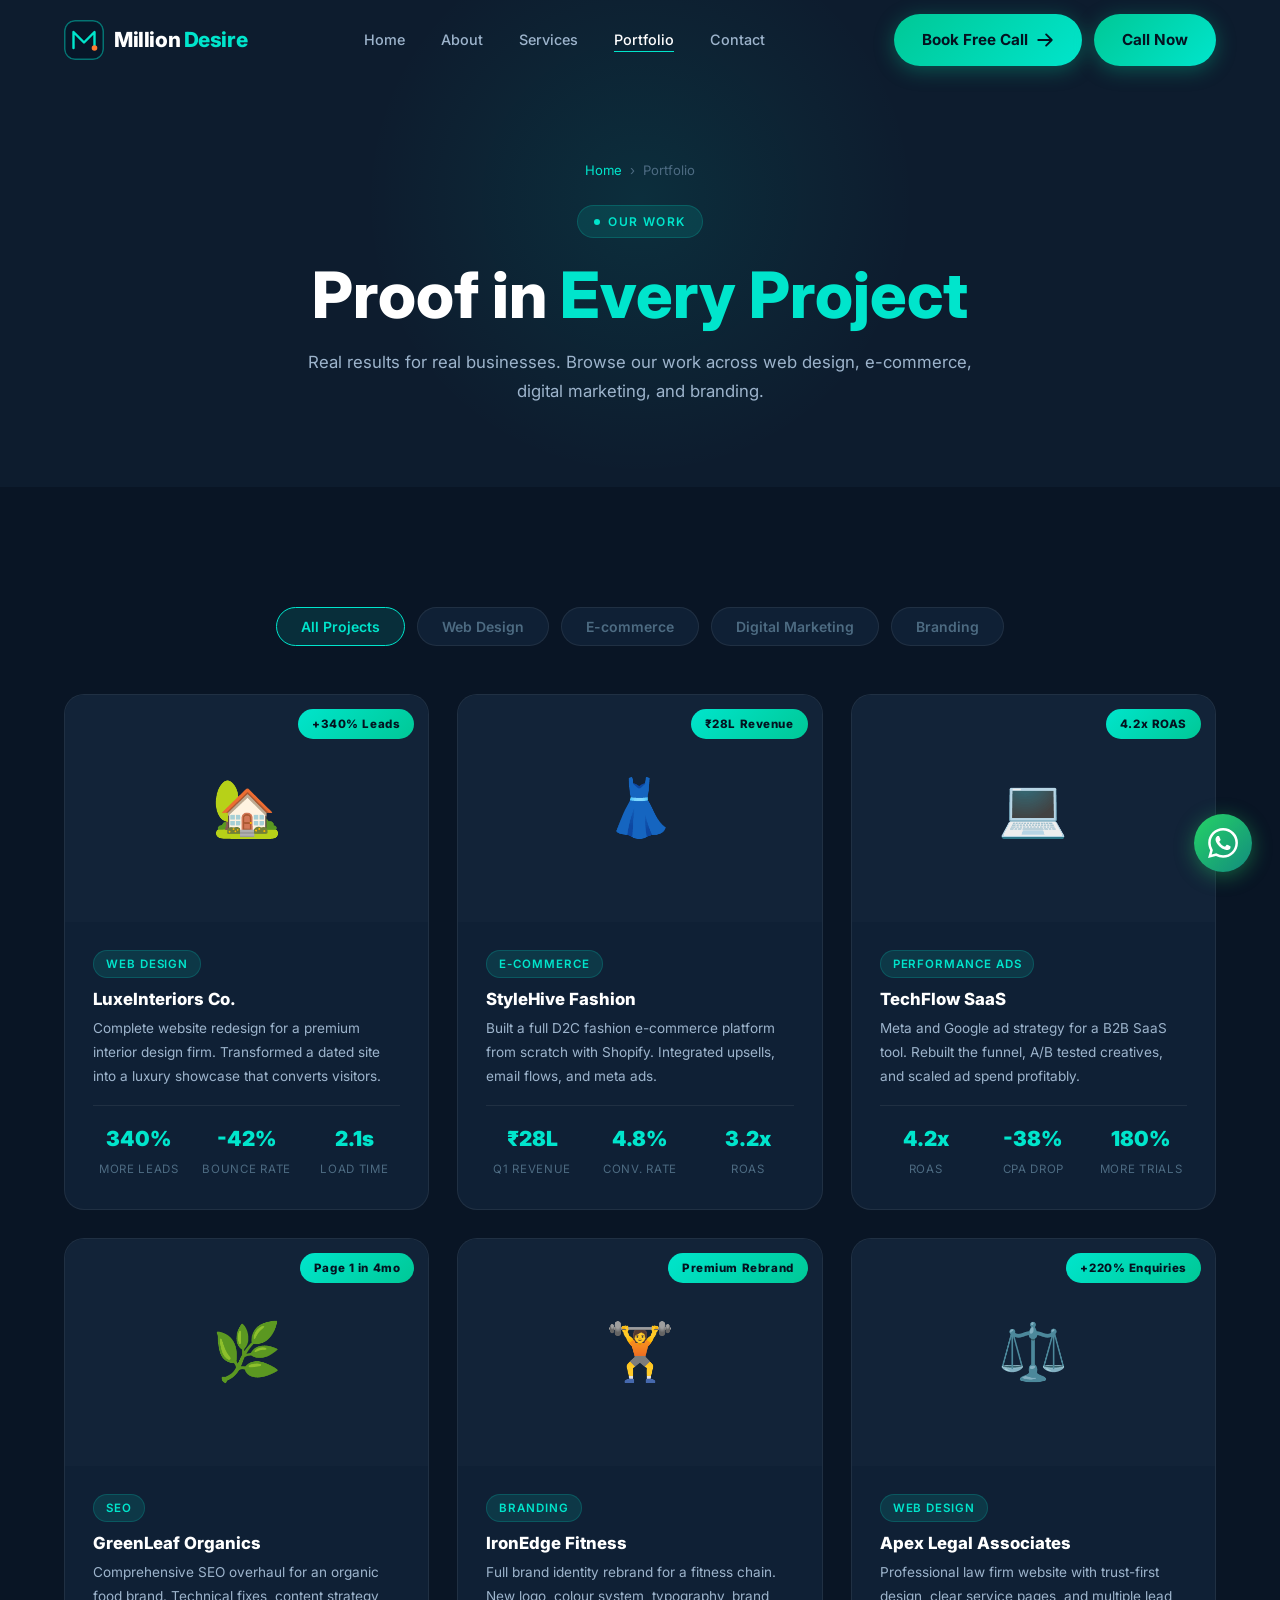
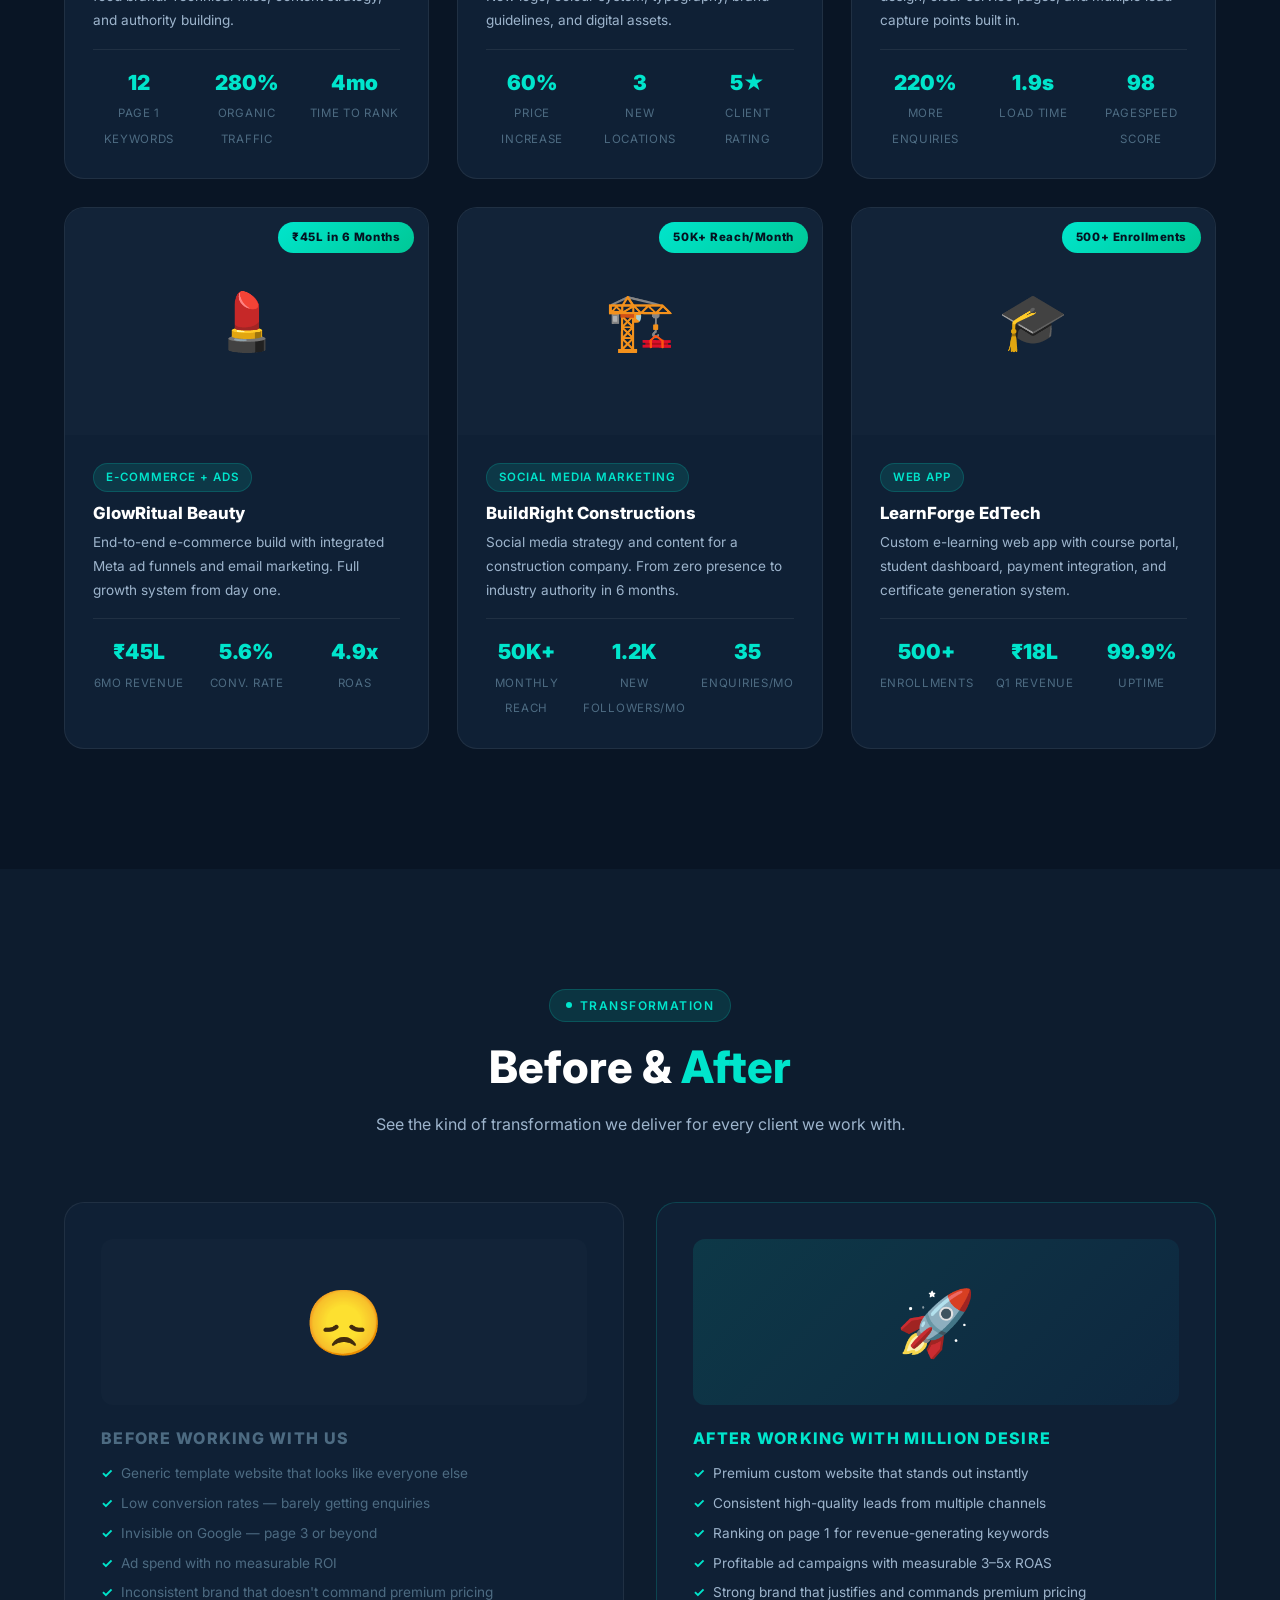
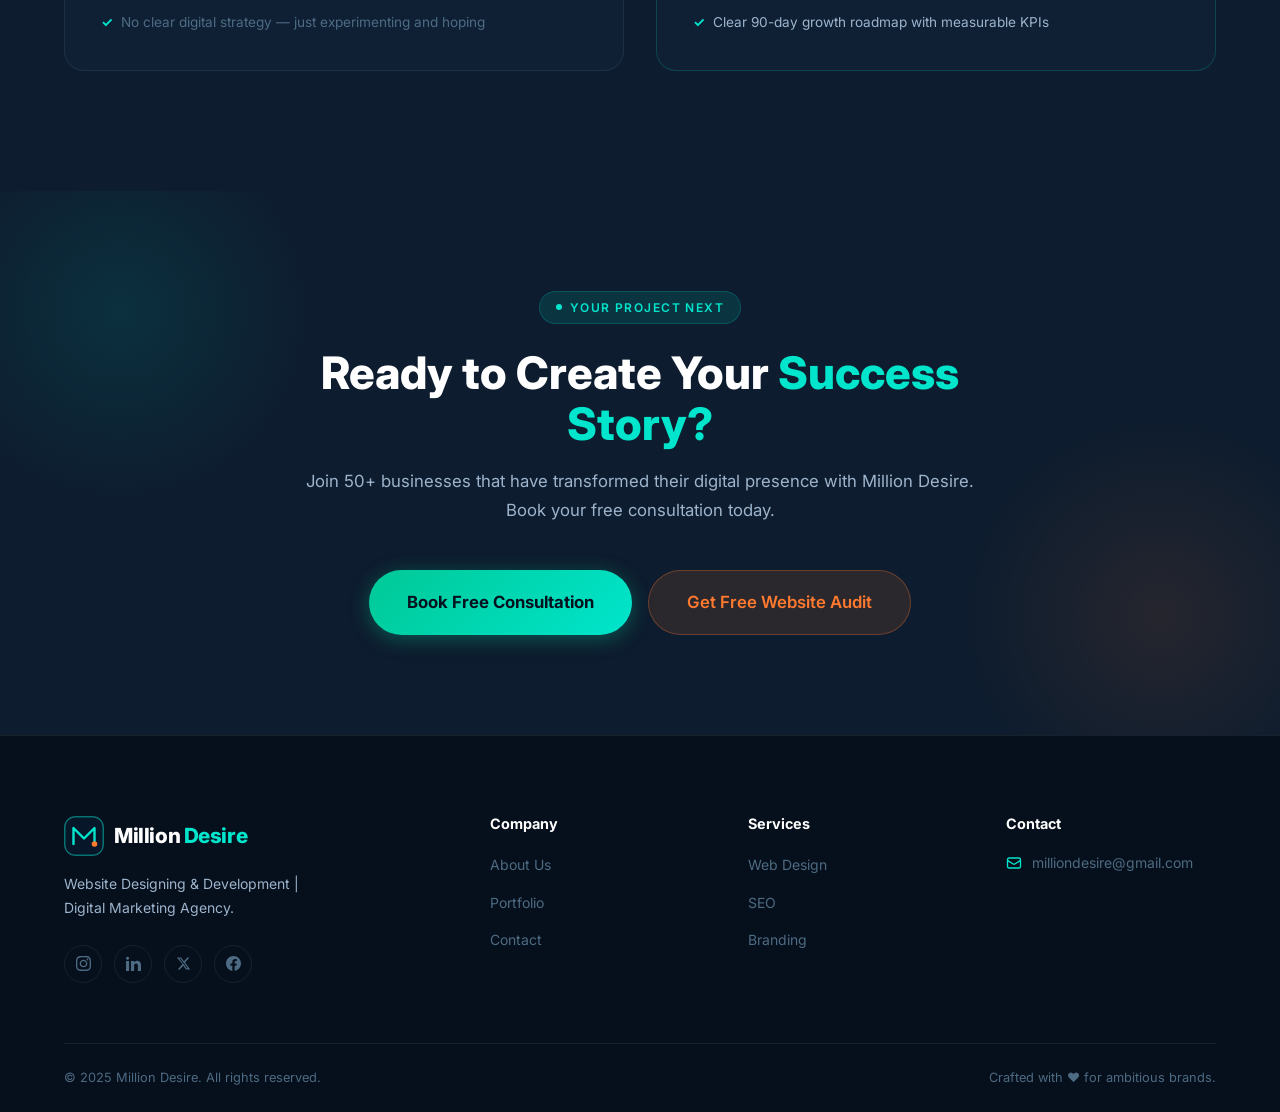
<file: portfolio.html>
<!DOCTYPE html>
<html lang="en">

<head>
    <meta charset="UTF-8" />
    <meta name="viewport" content="width=device-width, initial-scale=1.0" />
    <title>Portfolio — Million Desire | Case Studies & Results</title>
    <meta name="description"
        content="Explore Million Desire's portfolio of web design, e-commerce, and digital marketing projects. Real clients. Real results." />
    <link rel="canonical" href="https://milliondesire.com/portfolio.html" />
    <link rel="stylesheet" href="css/style.css" />
    <link rel="preconnect" href="https://fonts.googleapis.com" />
    <link rel="preconnect" href="https://fonts.gstatic.com" crossorigin />
</head>

<body>

    <!-- ══ NAVBAR ══ -->
    <nav class="navbar" id="navbar">
        <div class="nav-inner">
            <a href="index.html" class="logo">
                <svg class="logo-icon-svg" width="40" height="40" viewBox="0 0 40 40" fill="none" xmlns="http://www.w3.org/2000/svg">
      <rect width="40" height="40" rx="11" fill="#071628"/>
      <rect x="0.75" y="0.75" width="38.5" height="38.5" rx="10.25" stroke="#00e5cc" stroke-width="1.5" stroke-opacity="0.45"/>
      <path d="M9.5 28V12L20 22.5L30.5 12V28" stroke="#00e5cc" stroke-width="2.4" stroke-linecap="round" stroke-linejoin="round"/>
      <circle cx="30.5" cy="28" r="2.8" fill="#ff7a2f"/>
    </svg>
                <div class="logo-text">Million <span>Desire</span></div>
            </a>
            <ul class="nav-links">
                <li><a href="index.html">Home</a></li>
                <li><a href="about.html">About</a></li>
                <li><a href="services.html">Services</a></li>
                <li><a href="portfolio.html">Portfolio</a></li>
                <li><a href="contact.html">Contact</a></li>
            </ul>
            <div class="nav-cta-group">
                <a href="contact.html" class="btn btn-primary">Book Free Call<svg xmlns="http://www.w3.org/2000/svg"
                        fill="none" viewBox="0 0 24 24" stroke-width="2.5" stroke="currentColor">
                        <path stroke-linecap="round" stroke-linejoin="round" d="M13.5 4.5 21 12m0 0-7.5 7.5M21 12H3" />
                    </svg></a>
                <a href="tel:+919536464091" class="btn btn-primary">Call Now</a>
            </div>
            <button class="hamburger" id="hamburger" aria-label="Menu"><span></span><span></span><span></span></button>
        </div>
    </nav>
    <div class="mobile-menu" id="mobileMenu">
        <a href="index.html">Home</a><a href="about.html">About</a><a href="services.html">Services</a><a
            href="portfolio.html">Portfolio</a><a href="contact.html">Contact</a>
        <a href="contact.html" class="btn btn-primary" >Book Free Call</a>
        <a href="tel:+919536464091" class="btn btn-primary" style="margin-top: 12px;">Call Now</a>
    </div>

    <!-- ══ PAGE HERO ══ -->
    <section class="page-hero">
        <div class="container">
            <div class="page-hero-inner reveal">
                <div class="breadcrumb"><a href="index.html">Home</a> <span>›</span> <span>Portfolio</span></div>
                <div class="section-label" style="margin:0 auto 20px;">Our Work</div>
                <h1>Proof in <span class="gold">Every Project</span></h1>
                <p>Real results for real businesses. Browse our work across web design, e-commerce, digital marketing,
                    and branding.</p>
            </div>
        </div>
    </section>

    <!-- ══ PORTFOLIO GRID ══ -->
    <section class="section" style="background:var(--bg-base);">
        <div class="container">
            <!-- Filters -->
            <div class="portfolio-filters reveal">
                <button class="filter-btn active" data-filter="all">All Projects</button>
                <button class="filter-btn" data-filter="web">Web Design</button>
                <button class="filter-btn" data-filter="ecommerce">E-commerce</button>
                <button class="filter-btn" data-filter="marketing">Digital Marketing</button>
                <button class="filter-btn" data-filter="branding">Branding</button>
            </div>

            <div class="portfolio-list">

                <!-- Project 1 -->
                <div class="portfolio-item reveal reveal-delay-1" data-category="web">
                    <div class="portfolio-item-img">
                        <span>🏡</span>
                        <div class="result-badge">+340% Leads</div>
                    </div>
                    <div class="portfolio-item-body">
                        <div class="portfolio-tag">Web Design</div>
                        <h3>LuxeInteriors Co.</h3>
                        <p>Complete website redesign for a premium interior design firm. Transformed a dated site into a
                            luxury showcase that converts visitors.</p>
                        <div class="portfolio-results">
                            <div class="p-result"><span class="p-result-num">340%</span><span class="p-result-lbl">More
                                    Leads</span></div>
                            <div class="p-result"><span class="p-result-num">-42%</span><span
                                    class="p-result-lbl">Bounce Rate</span></div>
                            <div class="p-result"><span class="p-result-num">2.1s</span><span class="p-result-lbl">Load
                                    Time</span></div>
                        </div>
                    </div>
                </div>

                <!-- Project 2 -->
                <div class="portfolio-item reveal reveal-delay-2" data-category="ecommerce">
                    <div class="portfolio-item-img">
                        <span>👗</span>
                        <div class="result-badge">₹28L Revenue</div>
                    </div>
                    <div class="portfolio-item-body">
                        <div class="portfolio-tag">E-commerce</div>
                        <h3>StyleHive Fashion</h3>
                        <p>Built a full D2C fashion e-commerce platform from scratch with Shopify. Integrated upsells,
                            email flows, and meta ads.</p>
                        <div class="portfolio-results">
                            <div class="p-result"><span class="p-result-num">₹28L</span><span class="p-result-lbl">Q1
                                    Revenue</span></div>
                            <div class="p-result"><span class="p-result-num">4.8%</span><span class="p-result-lbl">Conv.
                                    Rate</span></div>
                            <div class="p-result"><span class="p-result-num">3.2x</span><span
                                    class="p-result-lbl">ROAS</span></div>
                        </div>
                    </div>
                </div>

                <!-- Project 3 -->
                <div class="portfolio-item reveal reveal-delay-3" data-category="marketing">
                    <div class="portfolio-item-img">
                        <span>💻</span>
                        <div class="result-badge">4.2x ROAS</div>
                    </div>
                    <div class="portfolio-item-body">
                        <div class="portfolio-tag">Performance Ads</div>
                        <h3>TechFlow SaaS</h3>
                        <p>Meta and Google ad strategy for a B2B SaaS tool. Rebuilt the funnel, A/B tested creatives,
                            and scaled ad spend profitably.</p>
                        <div class="portfolio-results">
                            <div class="p-result"><span class="p-result-num">4.2x</span><span
                                    class="p-result-lbl">ROAS</span></div>
                            <div class="p-result"><span class="p-result-num">-38%</span><span class="p-result-lbl">CPA
                                    Drop</span></div>
                            <div class="p-result"><span class="p-result-num">180%</span><span class="p-result-lbl">More
                                    Trials</span></div>
                        </div>
                    </div>
                </div>

                <!-- Project 4 -->
                <div class="portfolio-item reveal reveal-delay-1" data-category="marketing">
                    <div class="portfolio-item-img">
                        <span>🌿</span>
                        <div class="result-badge">Page 1 in 4mo</div>
                    </div>
                    <div class="portfolio-item-body">
                        <div class="portfolio-tag">SEO</div>
                        <h3>GreenLeaf Organics</h3>
                        <p>Comprehensive SEO overhaul for an organic food brand. Technical fixes, content strategy, and
                            authority building.</p>
                        <div class="portfolio-results">
                            <div class="p-result"><span class="p-result-num">12</span><span class="p-result-lbl">Page 1
                                    Keywords</span></div>
                            <div class="p-result"><span class="p-result-num">280%</span><span
                                    class="p-result-lbl">Organic Traffic</span></div>
                            <div class="p-result"><span class="p-result-num">4mo</span><span class="p-result-lbl">Time
                                    to Rank</span></div>
                        </div>
                    </div>
                </div>

                <!-- Project 5 -->
                <div class="portfolio-item reveal reveal-delay-2" data-category="branding">
                    <div class="portfolio-item-img">
                        <span>🏋️</span>
                        <div class="result-badge">Premium Rebrand</div>
                    </div>
                    <div class="portfolio-item-body">
                        <div class="portfolio-tag">Branding</div>
                        <h3>IronEdge Fitness</h3>
                        <p>Full brand identity rebrand for a fitness chain. New logo, colour system, typography, brand
                            guidelines, and digital assets.</p>
                        <div class="portfolio-results">
                            <div class="p-result"><span class="p-result-num">60%</span><span class="p-result-lbl">Price
                                    Increase</span></div>
                            <div class="p-result"><span class="p-result-num">3</span><span class="p-result-lbl">New
                                    Locations</span></div>
                            <div class="p-result"><span class="p-result-num">5★</span><span class="p-result-lbl">Client
                                    Rating</span></div>
                        </div>
                    </div>
                </div>

                <!-- Project 6 -->
                <div class="portfolio-item reveal reveal-delay-3" data-category="web">
                    <div class="portfolio-item-img">
                        <span>⚖️</span>
                        <div class="result-badge">+220% Enquiries</div>
                    </div>
                    <div class="portfolio-item-body">
                        <div class="portfolio-tag">Web Design</div>
                        <h3>Apex Legal Associates</h3>
                        <p>Professional law firm website with trust-first design, clear service pages, and multiple lead
                            capture points built in.</p>
                        <div class="portfolio-results">
                            <div class="p-result"><span class="p-result-num">220%</span><span class="p-result-lbl">More
                                    Enquiries</span></div>
                            <div class="p-result"><span class="p-result-num">1.9s</span><span class="p-result-lbl">Load
                                    Time</span></div>
                            <div class="p-result"><span class="p-result-num">98</span><span
                                    class="p-result-lbl">PageSpeed Score</span></div>
                        </div>
                    </div>
                </div>

                <!-- Project 7 -->
                <div class="portfolio-item reveal reveal-delay-1" data-category="ecommerce">
                    <div class="portfolio-item-img">
                        <span>💄</span>
                        <div class="result-badge">₹45L in 6 Months</div>
                    </div>
                    <div class="portfolio-item-body">
                        <div class="portfolio-tag">E-commerce + Ads</div>
                        <h3>GlowRitual Beauty</h3>
                        <p>End-to-end e-commerce build with integrated Meta ad funnels and email marketing. Full growth
                            system from day one.</p>
                        <div class="portfolio-results">
                            <div class="p-result"><span class="p-result-num">₹45L</span><span class="p-result-lbl">6mo
                                    Revenue</span></div>
                            <div class="p-result"><span class="p-result-num">5.6%</span><span class="p-result-lbl">Conv.
                                    Rate</span></div>
                            <div class="p-result"><span class="p-result-num">4.9x</span><span
                                    class="p-result-lbl">ROAS</span></div>
                        </div>
                    </div>
                </div>

                <!-- Project 8 -->
                <div class="portfolio-item reveal reveal-delay-2" data-category="marketing">
                    <div class="portfolio-item-img">
                        <span>🏗️</span>
                        <div class="result-badge">50K+ Reach/Month</div>
                    </div>
                    <div class="portfolio-item-body">
                        <div class="portfolio-tag">Social Media Marketing</div>
                        <h3>BuildRight Constructions</h3>
                        <p>Social media strategy and content for a construction company. From zero presence to industry
                            authority in 6 months.</p>
                        <div class="portfolio-results">
                            <div class="p-result"><span class="p-result-num">50K+</span><span
                                    class="p-result-lbl">Monthly Reach</span></div>
                            <div class="p-result"><span class="p-result-num">1.2K</span><span class="p-result-lbl">New
                                    Followers/mo</span></div>
                            <div class="p-result"><span class="p-result-num">35</span><span
                                    class="p-result-lbl">Enquiries/mo</span></div>
                        </div>
                    </div>
                </div>

                <!-- Project 9 -->
                <div class="portfolio-item reveal reveal-delay-3" data-category="web">
                    <div class="portfolio-item-img">
                        <span>🎓</span>
                        <div class="result-badge">500+ Enrollments</div>
                    </div>
                    <div class="portfolio-item-body">
                        <div class="portfolio-tag">Web App</div>
                        <h3>LearnForge EdTech</h3>
                        <p>Custom e-learning web app with course portal, student dashboard, payment integration, and
                            certificate generation system.</p>
                        <div class="portfolio-results">
                            <div class="p-result"><span class="p-result-num">500+</span><span
                                    class="p-result-lbl">Enrollments</span></div>
                            <div class="p-result"><span class="p-result-num">₹18L</span><span class="p-result-lbl">Q1
                                    Revenue</span></div>
                            <div class="p-result"><span class="p-result-num">99.9%</span><span
                                    class="p-result-lbl">Uptime</span></div>
                        </div>
                    </div>
                </div>

            </div>
        </div>
    </section>

    <!-- ══ BEFORE / AFTER ══ -->
    <section class="section" style="background:var(--bg-surface);">
        <div class="container">
            <div style="text-align:center;max-width:560px;margin:0 auto 64px;" class="reveal">
                <div class="section-label">Transformation</div>
                <h2 class="section-title">Before &amp; <span class="gold">After</span></h2>
                <p>See the kind of transformation we deliver for every client we work with.</p>
            </div>
            <div class="grid-2" style="gap:32px;">
                <div class="card reveal">
                    <div
                        style="text-align:center;padding:32px;background:var(--bg-elevated);border-radius:var(--radius-md);margin-bottom:24px;font-size:4rem;">
                        😞</div>
                    <h3
                        style="color:var(--text-muted);margin-bottom:16px;font-size:1rem;text-transform:uppercase;letter-spacing:0.08em;">
                        Before Working With Us</h3>
                    <ul class="benefit-list">
                        <li style="color:var(--text-muted);">Generic template website that looks like everyone else</li>
                        <li style="color:var(--text-muted);">Low conversion rates — barely getting enquiries</li>
                        <li style="color:var(--text-muted);">Invisible on Google — page 3 or beyond</li>
                        <li style="color:var(--text-muted);">Ad spend with no measurable ROI</li>
                        <li style="color:var(--text-muted);">Inconsistent brand that doesn't command premium pricing
                        </li>
                        <li style="color:var(--text-muted);">No clear digital strategy — just experimenting and hoping
                        </li>
                    </ul>
                </div>
                <div class="card reveal reveal-delay-2" style="border-color:var(--border);">
                    <div
                        style="text-align:center;padding:32px;background:linear-gradient(135deg,var(--gold-glow),rgba(0,180,255,0.05));border-radius:var(--radius-md);margin-bottom:24px;font-size:4rem;">
                        🚀</div>
                    <h3
                        style="color:var(--gold);margin-bottom:16px;font-size:1rem;text-transform:uppercase;letter-spacing:0.08em;">
                        After Working With Million Desire</h3>
                    <ul class="benefit-list">
                        <li>Premium custom website that stands out instantly</li>
                        <li>Consistent high-quality leads from multiple channels</li>
                        <li>Ranking on page 1 for revenue-generating keywords</li>
                        <li>Profitable ad campaigns with measurable 3–5x ROAS</li>
                        <li>Strong brand that justifies and commands premium pricing</li>
                        <li>Clear 90-day growth roadmap with measurable KPIs</li>
                    </ul>
                </div>
            </div>
        </div>
    </section>

    <!-- ══ CTA ══ -->
    <section class="cta-banner">
        <div class="container">
            <div class="cta-banner-inner reveal">
                <div class="section-label" style="margin:0 auto 24px;">Your Project Next</div>
                <h2>Ready to Create Your <span class="gold">Success Story?</span></h2>
                <p>Join 50+ businesses that have transformed their digital presence with Million Desire. Book your free
                    consultation today.</p>
                <div class="cta-buttons">
                    <a href="contact.html" class="btn btn-primary btn-lg">Book Free Consultation</a>
                    <a href="contact.html" class="btn btn-outline-blue btn-lg">Get Free Website Audit</a>
                </div>
            </div>
        </div>
    </section>

    <!-- ══ FOOTER ══ -->
    <footer class="footer">
        <div class="container">
            <div class="footer-grid">
                <div class="footer-brand"><a href="index.html" class="logo">
                        <svg class="logo-icon-svg" width="40" height="40" viewBox="0 0 40 40" fill="none" xmlns="http://www.w3.org/2000/svg">
      <rect width="40" height="40" rx="11" fill="#071628"/>
      <rect x="0.75" y="0.75" width="38.5" height="38.5" rx="10.25" stroke="#00e5cc" stroke-width="1.5" stroke-opacity="0.45"/>
      <path d="M9.5 28V12L20 22.5L30.5 12V28" stroke="#00e5cc" stroke-width="2.4" stroke-linecap="round" stroke-linejoin="round"/>
      <circle cx="30.5" cy="28" r="2.8" fill="#ff7a2f"/>
    </svg>
                        <div class="logo-text">Million <span>Desire</span></div>
                    </a>
                    <p>Website Designing & Development | Digital Marketing Agency.</p>
                    <div class="footer-social"><a href="#" class="social-icon"><svg xmlns="http://www.w3.org/2000/svg" width="15" height="15" viewBox="0 0 24 24" fill="currentColor"><path d="M12 2.163c3.204 0 3.584.012 4.85.07 3.252.148 4.771 1.691 4.919 4.919.058 1.265.069 1.645.069 4.849 0 3.205-.012 3.584-.069 4.849-.149 3.225-1.664 4.771-4.919 4.919-1.266.058-1.644.07-4.85.07-3.204 0-3.584-.012-4.849-.07-3.26-.149-4.771-1.699-4.919-4.92-.058-1.265-.07-1.644-.07-4.849 0-3.204.013-3.583.07-4.849.149-3.227 1.664-4.771 4.919-4.919 1.266-.057 1.645-.069 4.849-.069zm0-2.163c-3.259 0-3.667.014-4.947.072-4.358.2-6.78 2.618-6.98 6.98-.059 1.281-.073 1.689-.073 4.948 0 3.259.014 3.668.072 4.948.2 4.358 2.618 6.78 6.98 6.98 1.281.058 1.689.072 4.948.072 3.259 0 3.668-.014 4.948-.072 4.354-.2 6.782-2.618 6.979-6.98.059-1.28.073-1.689.073-4.948 0-3.259-.014-3.667-.072-4.947-.196-4.354-2.617-6.78-6.979-6.98-1.281-.059-1.69-.073-4.949-.073zm0 5.838c-3.403 0-6.162 2.759-6.162 6.162s2.759 6.163 6.162 6.163 6.162-2.759 6.162-6.163c0-3.403-2.759-6.162-6.162-6.162zm0 10.162c-2.209 0-4-1.79-4-4 0-2.209 1.791-4 4-4s4 1.791 4 4c0 2.21-1.791 4-4 4zm6.406-11.845c-.796 0-1.441.645-1.441 1.44s.645 1.44 1.441 1.44c.795 0 1.439-.645 1.439-1.44s-.644-1.44-1.439-1.44z"/></svg></a><a href="#"
                            class="social-icon"><svg xmlns="http://www.w3.org/2000/svg" width="15" height="15" viewBox="0 0 24 24" fill="currentColor"><path d="M4.98 3.5c0 1.381-1.11 2.5-2.48 2.5s-2.48-1.119-2.48-2.5c0-1.38 1.11-2.5 2.48-2.5s2.48 1.12 2.48 2.5zm.02 4.5h-5v16h5v-16zm7.982 0h-4.968v16h4.969v-8.399c0-4.67 6.029-5.052 6.029 0v8.399h4.988v-10.131c0-7.88-8.922-7.593-11.018-3.714v-2.155z"/></svg></a><a href="#" class="social-icon"><svg xmlns="http://www.w3.org/2000/svg" width="15" height="15" viewBox="0 0 24 24" fill="currentColor"><path d="M18.244 2.25h3.308l-7.227 8.26 8.502 11.24H16.17l-4.714-6.231-5.401 6.231H2.747l7.73-8.835L1.254 2.25H8.08l4.713 6.231zm-1.161 17.52h1.833L7.084 4.126H5.117z"/></svg></a><a href="#"
                            class="social-icon"><svg xmlns="http://www.w3.org/2000/svg" width="15" height="15" viewBox="0 0 24 24" fill="currentColor"><path d="M24 12.073c0-6.627-5.373-12-12-12s-12 5.373-12 12c0 5.99 4.388 10.954 10.125 11.854v-8.385H7.078v-3.47h3.047V9.43c0-3.007 1.792-4.669 4.533-4.669 1.312 0 2.686.235 2.686.235v2.953H15.83c-1.491 0-1.956.925-1.956 1.874v2.25h3.328l-.532 3.47h-2.796v8.385C19.612 23.027 24 18.062 24 12.073z"/></svg></a></div>
                </div>
                <div class="footer-col">
                    <h4>Company</h4>
                    <ul>
                        <li><a href="about.html">About Us</a></li>
                        <li><a href="portfolio.html">Portfolio</a></li>
                        <li><a href="contact.html">Contact</a></li>
                    </ul>
                </div>
                <div class="footer-col">
                    <h4>Services</h4>
                    <ul>
                        <li><a href="services.html#web">Web Design</a></li>
                        <li><a href="services.html#marketing">SEO</a></li>
                        <li><a href="services.html#branding">Branding</a></li>
                    </ul>
                </div>
                <div class="footer-col">
                    <h4>Contact</h4>
                    <div class="footer-contact-item"><svg xmlns="http://www.w3.org/2000/svg" fill="none"
                            viewBox="0 0 24 24" stroke-width="2" stroke="currentColor">
                            <path stroke-linecap="round" stroke-linejoin="round"
                                d="M21.75 6.75v10.5a2.25 2.25 0 0 1-2.25 2.25h-15a2.25 2.25 0 0 1-2.25-2.25V6.75m19.5 0A2.25 2.25 0 0 0 19.5 4.5h-15a2.25 2.25 0 0 0-2.25 2.25m19.5 0v.243a2.25 2.25 0 0 1-1.07 1.916l-7.5 4.615a2.25 2.25 0 0 1-2.36 0L3.32 8.91a2.25 2.25 0 0 1-1.07-1.916V6.75" />
                        </svg>milliondesire@gmail.com</div>
                </div>
            </div>
            <div class="footer-bottom"><span>© 2025 Million Desire. All rights reserved.</span><span>Crafted with ♥ for
                    ambitious brands.</span></div>
        </div>
    </footer>

    <a href="https://wa.me/919536464091?text=Hi%20Million%20Desire%2C%20I%20want%20to%20discuss%20a%20project."
        class="whatsapp-float" target="_blank" aria-label="WhatsApp">
        <span class="whatsapp-tooltip">Chat with us!</span>
        <svg viewBox="0 0 24 24" xmlns="http://www.w3.org/2000/svg">
            <path
                d="M17.472 14.382c-.297-.149-1.758-.867-2.03-.967-.273-.099-.471-.148-.67.15-.197.297-.767.966-.94 1.164-.173.199-.347.223-.644.075-.297-.15-1.255-.463-2.39-1.475-.883-.788-1.48-1.761-1.653-2.059-.173-.297-.018-.458.13-.606.134-.133.298-.347.446-.52.149-.174.198-.298.298-.497.099-.198.05-.371-.025-.52-.075-.149-.669-1.612-.916-2.207-.242-.579-.487-.5-.669-.51-.173-.008-.371-.01-.57-.01-.198 0-.52.074-.792.372-.272.297-1.04 1.016-1.04 2.479 0 1.462 1.065 2.875 1.213 3.074.149.198 2.096 3.2 5.077 4.487.709.306 1.262.489 1.694.625.712.227 1.36.195 1.871.118.571-.085 1.758-.719 2.006-1.413.248-.694.248-1.289.173-1.413-.074-.124-.272-.198-.57-.347m-5.421 7.403h-.004a9.87 9.87 0 01-5.031-1.378l-.361-.214-3.741.982.998-3.648-.235-.374a9.86 9.86 0 01-1.51-5.26c.001-5.45 4.436-9.884 9.888-9.884 2.64 0 5.122 1.03 6.988 2.898a9.825 9.825 0 012.893 6.994c-.003 5.45-4.437 9.884-9.885 9.884m8.413-18.297A11.815 11.815 0 0012.05 0C5.495 0 .16 5.335.157 11.892c0 2.096.547 4.142 1.588 5.945L.057 24l6.305-1.654a11.882 11.882 0 005.683 1.448h.005c6.554 0 11.89-5.335 11.893-11.893a11.821 11.821 0 00-3.48-8.413Z" />
        </svg>
    </a>
    <script src="js/main.js"></script>
</body>

</html>
</file>
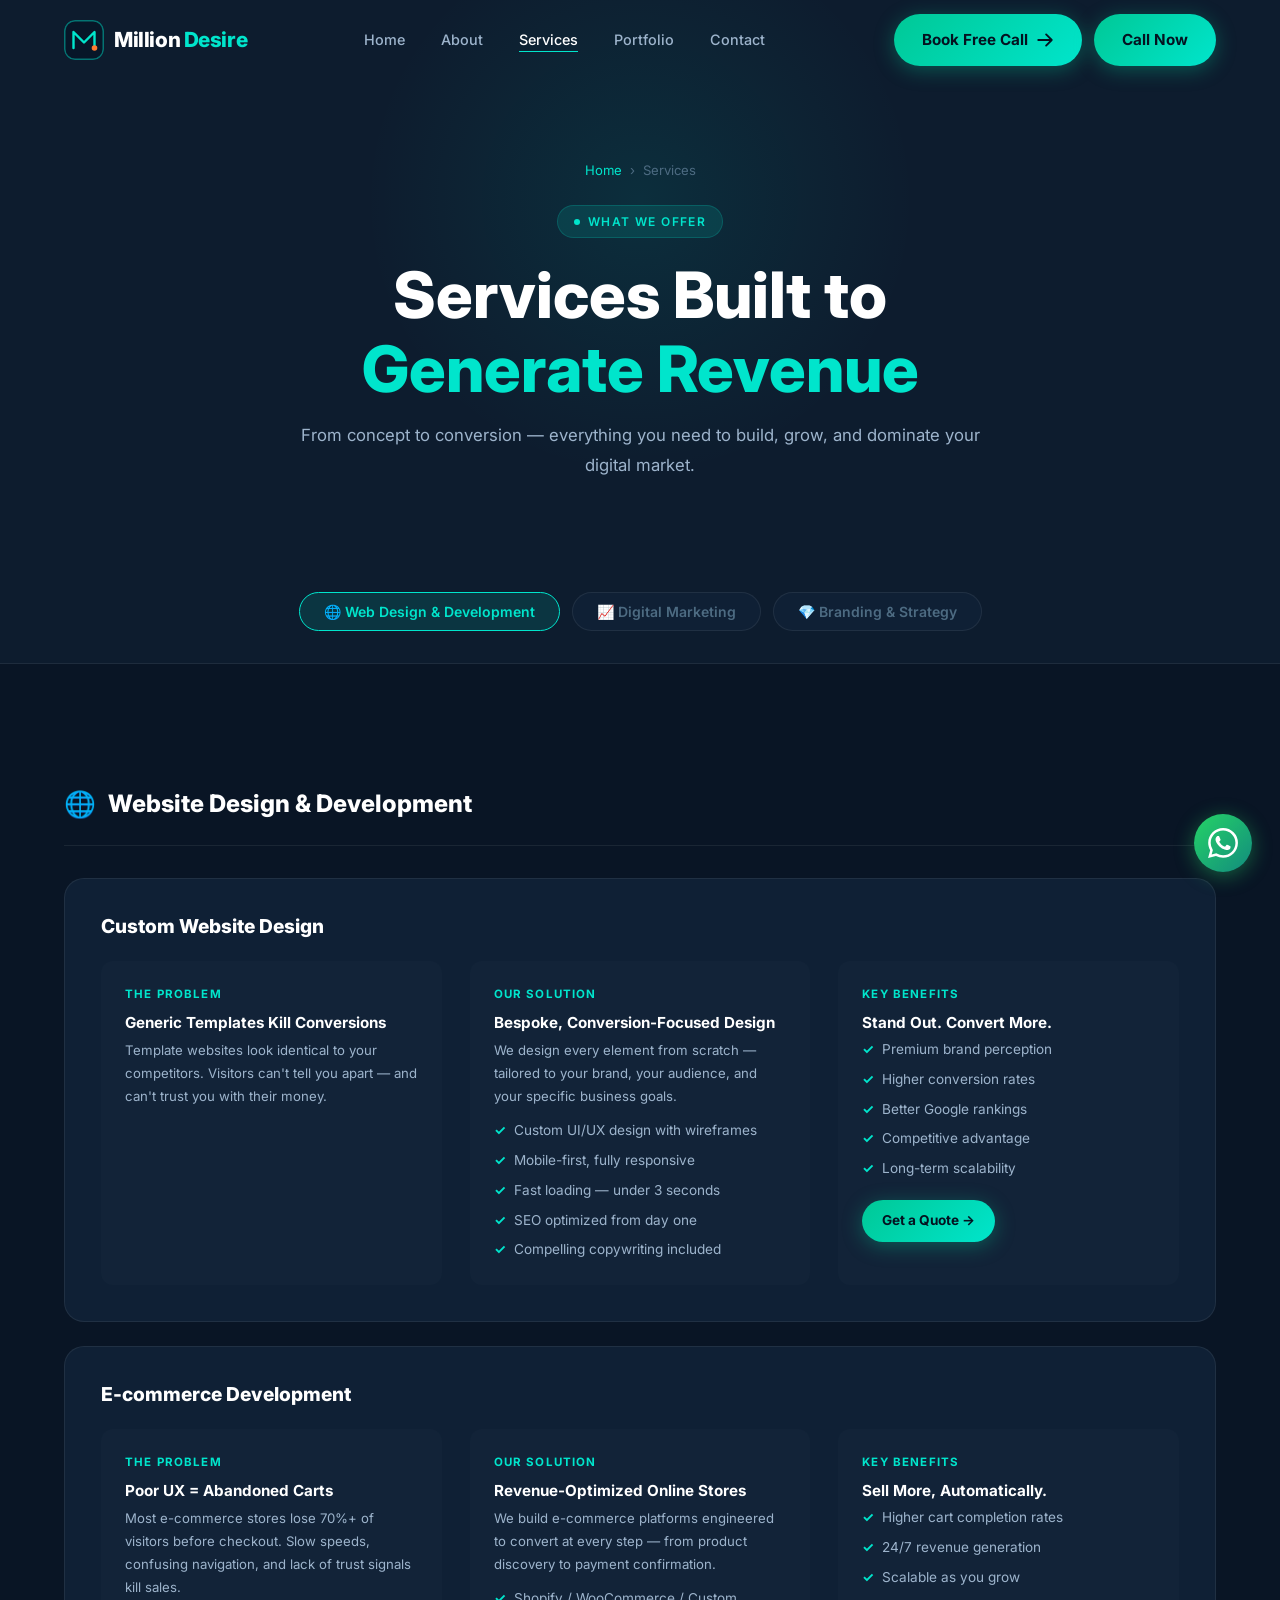
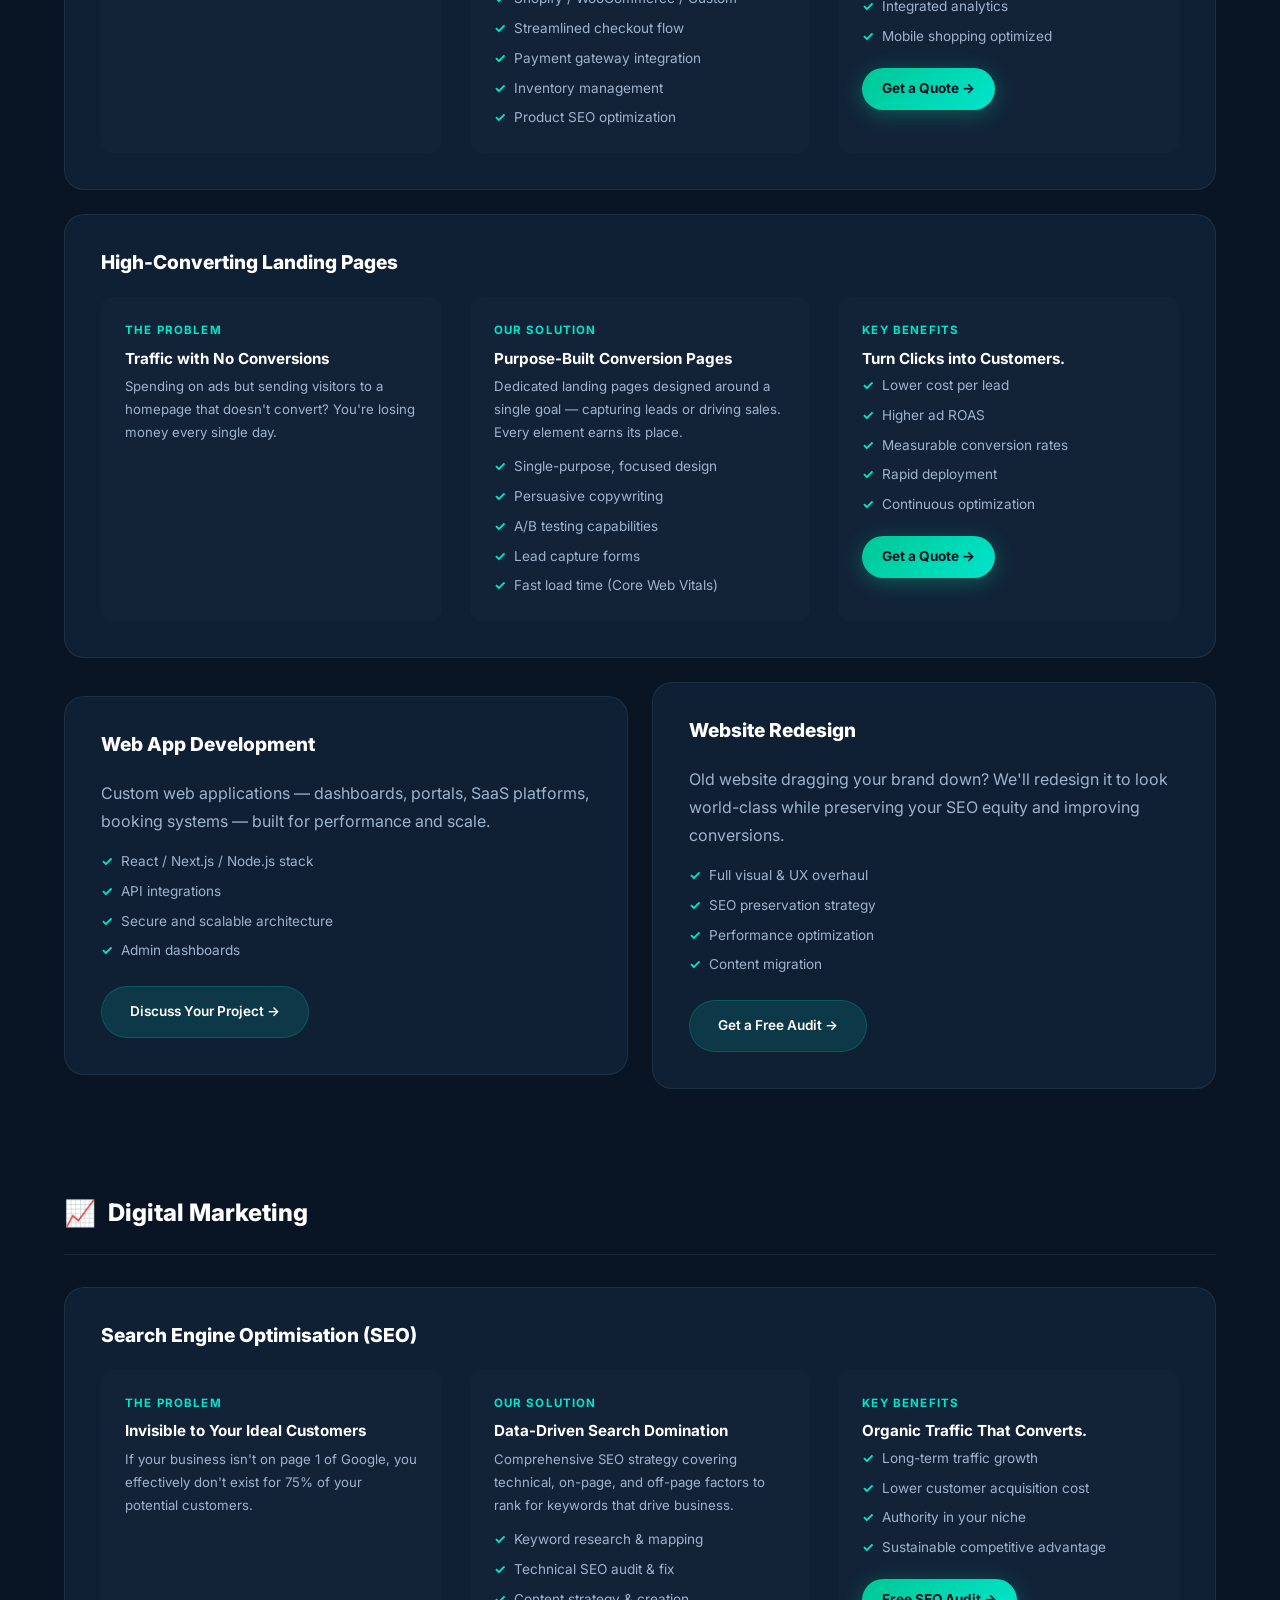
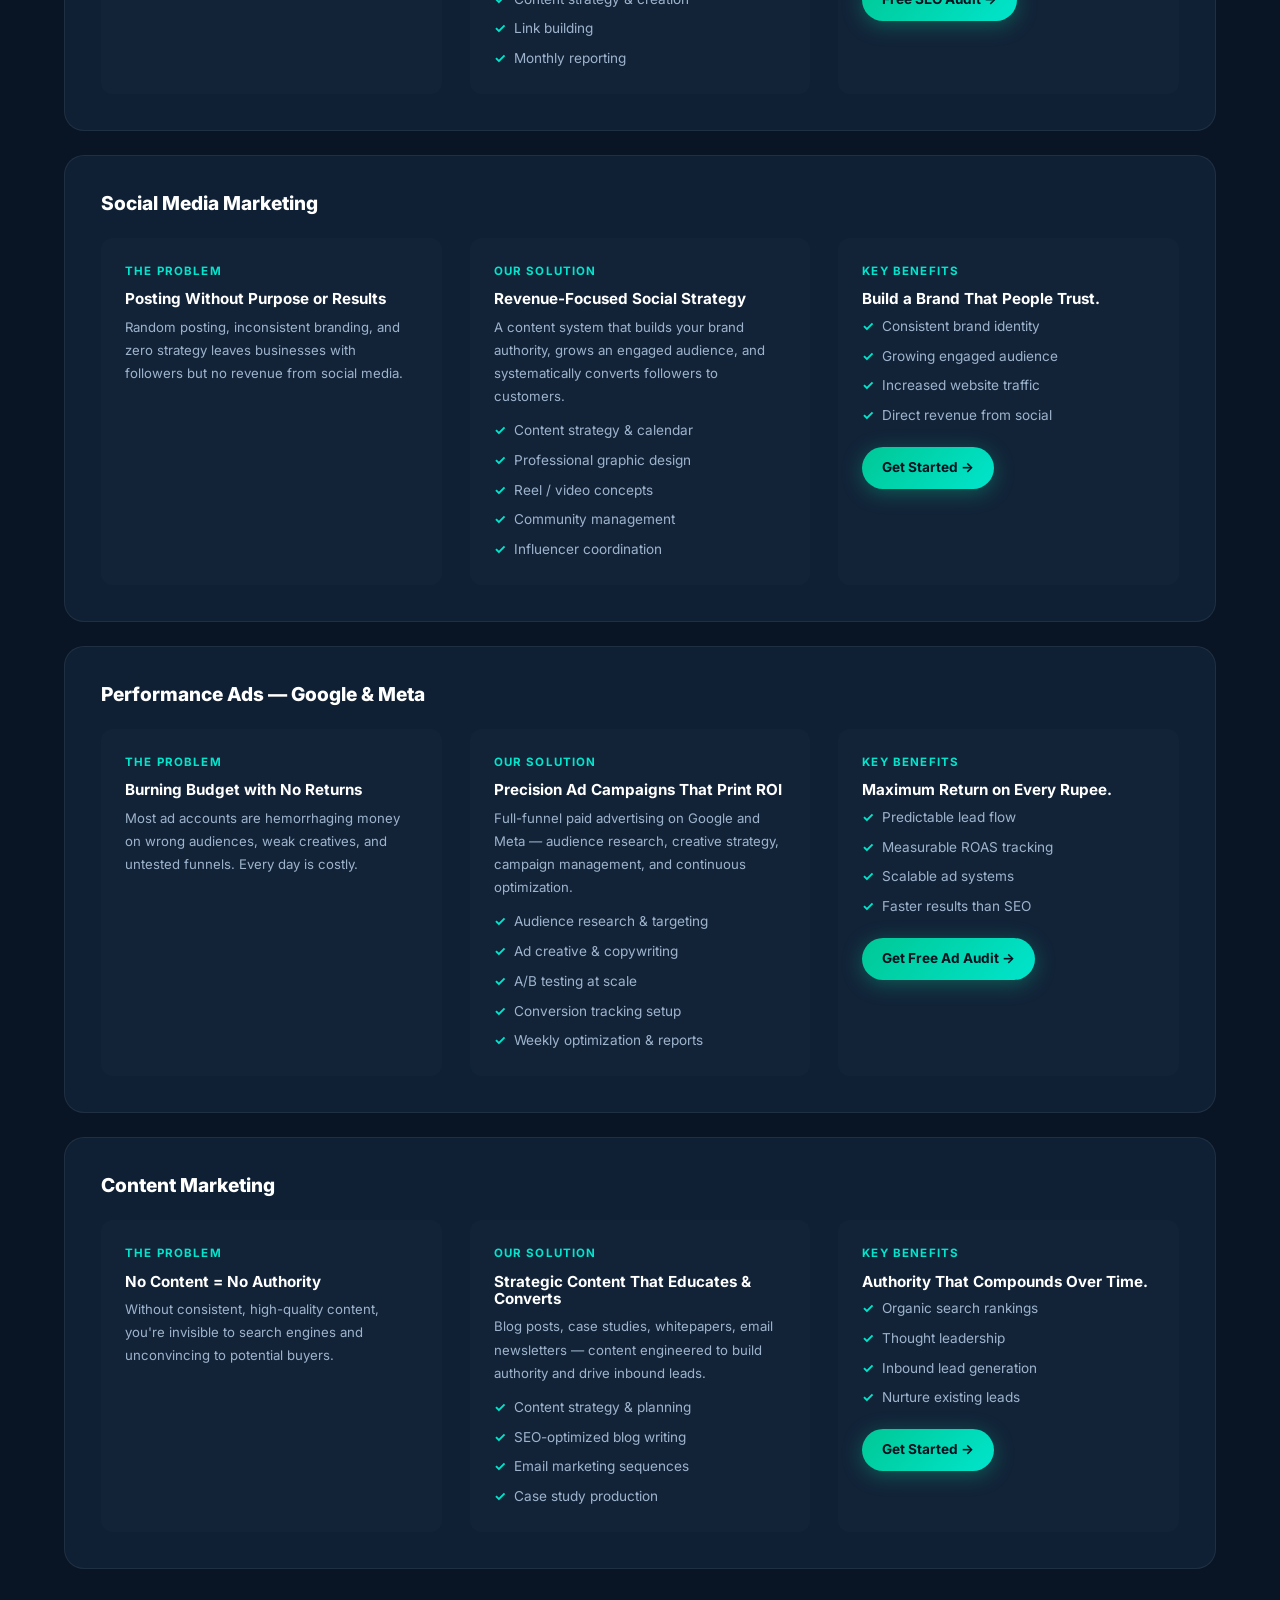
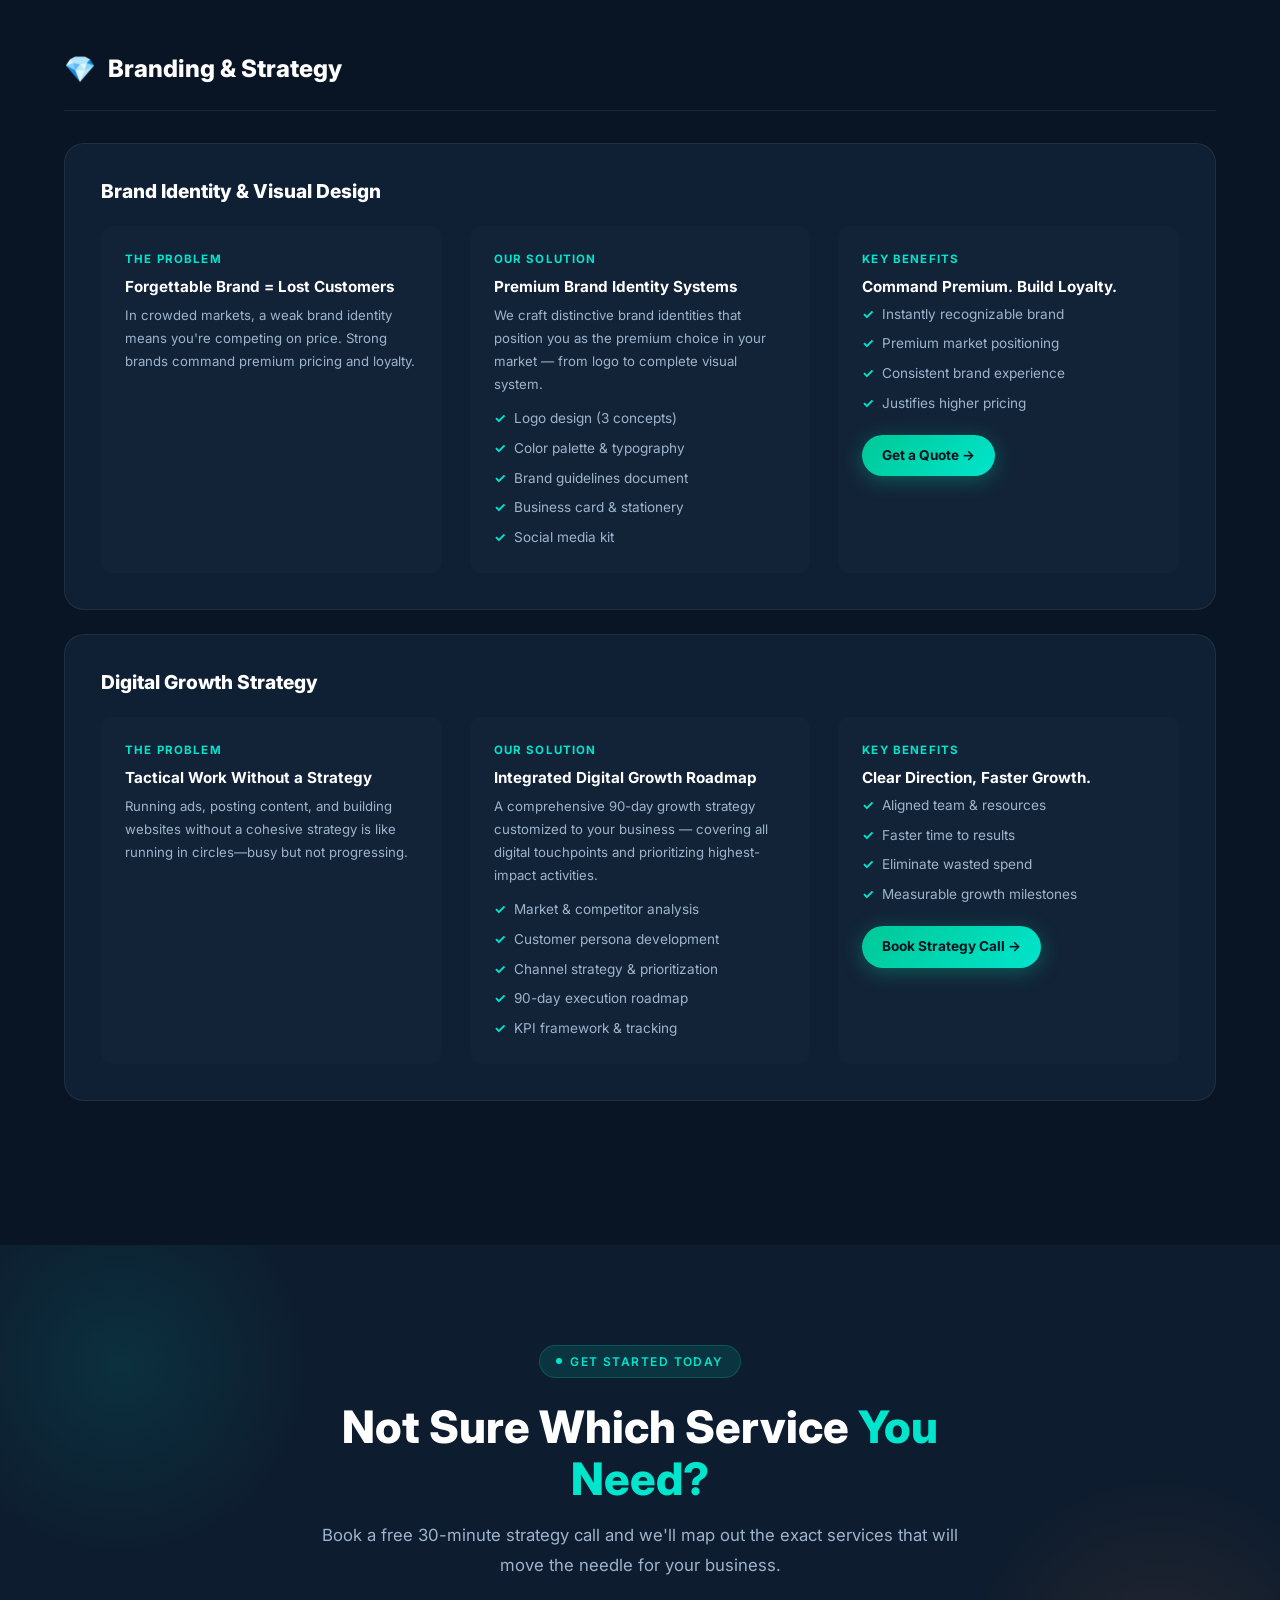
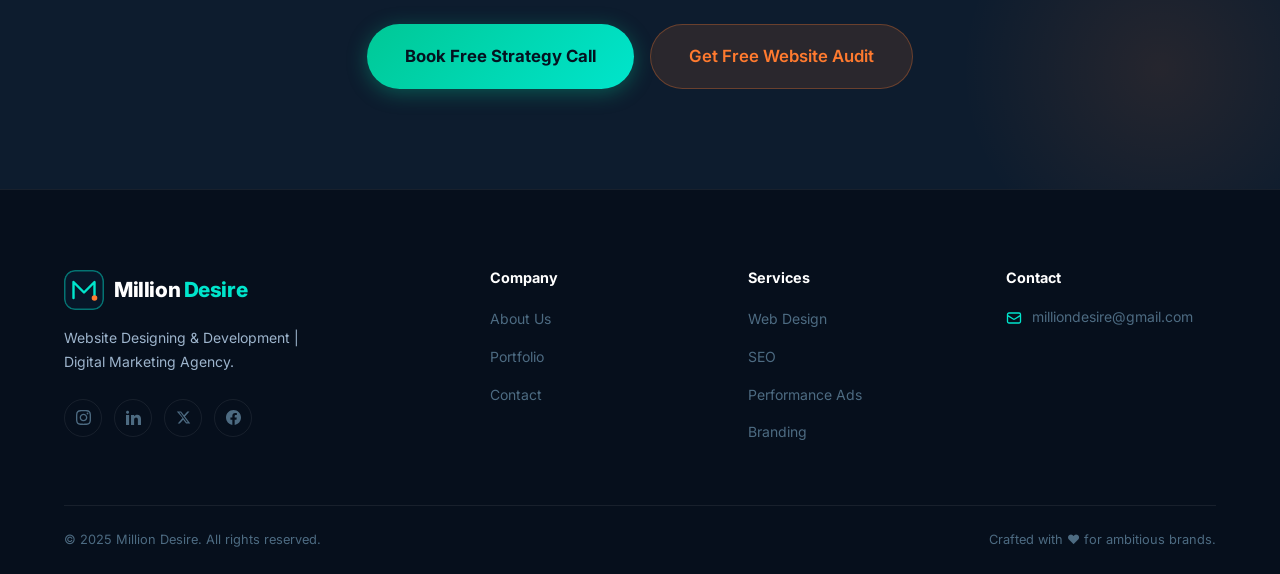
<file: services.html>
<!DOCTYPE html>
<html lang="en">

<head>
    <meta charset="UTF-8" />
    <meta name="viewport" content="width=device-width, initial-scale=1.0" />
    <title>Services — Million Desire | Web Design, Development & Digital Marketing</title>
    <meta name="description"
        content="Explore Million Desire's full range of services: custom web design, e-commerce development, SEO, social media marketing, performance ads, and branding." />
    <link rel="canonical" href="https://milliondesire.com/services.html" />
    <link rel="stylesheet" href="css/style.css" />
    <link rel="preconnect" href="https://fonts.googleapis.com" />
    <link rel="preconnect" href="https://fonts.gstatic.com" crossorigin />
</head>

<body>

    <!-- ══ NAVBAR ══ -->
    <nav class="navbar" id="navbar">
        <div class="nav-inner">
            <a href="index.html" class="logo">
                <svg class="logo-icon-svg" width="40" height="40" viewBox="0 0 40 40" fill="none" xmlns="http://www.w3.org/2000/svg">
      <rect width="40" height="40" rx="11" fill="#071628"/>
      <rect x="0.75" y="0.75" width="38.5" height="38.5" rx="10.25" stroke="#00e5cc" stroke-width="1.5" stroke-opacity="0.45"/>
      <path d="M9.5 28V12L20 22.5L30.5 12V28" stroke="#00e5cc" stroke-width="2.4" stroke-linecap="round" stroke-linejoin="round"/>
      <circle cx="30.5" cy="28" r="2.8" fill="#ff7a2f"/>
    </svg>
                <div class="logo-text">Million <span>Desire</span></div>
            </a>
            <ul class="nav-links">
                <li><a href="index.html">Home</a></li>
                <li><a href="about.html">About</a></li>
                <li><a href="services.html">Services</a></li>
                <li><a href="portfolio.html">Portfolio</a></li>
                <li><a href="contact.html">Contact</a></li>
            </ul>
            <div class="nav-cta-group">
                <a href="contact.html" class="btn btn-primary">Book Free Call<svg xmlns="http://www.w3.org/2000/svg"
                        fill="none" viewBox="0 0 24 24" stroke-width="2.5" stroke="currentColor">
                        <path stroke-linecap="round" stroke-linejoin="round" d="M13.5 4.5 21 12m0 0-7.5 7.5M21 12H3" />
                    </svg></a>
                <a href="tel:+919536464091" class="btn btn-primary">Call Now</a>
            </div>
            <button class="hamburger" id="hamburger" aria-label="Menu"><span></span><span></span><span></span></button>
        </div>
    </nav>
    <div class="mobile-menu" id="mobileMenu">
        <a href="index.html">Home</a><a href="about.html">About</a><a href="services.html">Services</a><a
            href="portfolio.html">Portfolio</a><a href="contact.html">Contact</a>
        <a href="contact.html" class="btn btn-primary" >Book Free Call</a>
        <a href="tel:+919536464091" class="btn btn-primary" style="margin-top: 12px;">Call Now</a>
    </div>

    <!-- ══ PAGE HERO ══ -->
    <section class="page-hero">
        <div class="container">
            <div class="page-hero-inner reveal">
                <div class="breadcrumb"><a href="index.html">Home</a> <span>›</span> <span>Services</span></div>
                <div class="section-label" style="margin:0 auto 20px;">What We Offer</div>
                <h1>Services Built to <span class="gold">Generate Revenue</span></h1>
                <p>From concept to conversion — everything you need to build, grow, and dominate your digital market.
                </p>
            </div>
        </div>
    </section>

    <!-- ══ TAB NAVIGATION ══ -->
    <section
        style="background:var(--bg-surface);padding:32px 0;position:sticky;top:var(--nav-height);z-index:100;border-bottom:1px solid var(--border-subtle);">
        <div class="container">
            <div class="services-tabs" style="margin-bottom:0;justify-content:center;">
                <button class="tab-btn active" data-target="web">🌐 Web Design & Development</button>
                <button class="tab-btn" data-target="marketing">📈 Digital Marketing</button>
                <button class="tab-btn" data-target="branding">💎 Branding & Strategy</button>
            </div>
        </div>
    </section>

    <section class="section" style="background:var(--bg-base);">
        <div class="container">

            <!-- ━━ WEB DESIGN & DEVELOPMENT ━━ -->
            <div id="web" style="margin-bottom:80px;">
                <div class="service-section-title reveal">
                    <span>🌐</span> Website Design & Development
                </div>

                <!-- Custom Websites -->
                <div class="service-detail-card reveal">
                    <h3>Custom Website Design</h3>
                    <div class="service-3col">
                        <div class="service-sub">
                            <div class="service-sub-label">The Problem</div>
                            <h4>Generic Templates Kill Conversions</h4>
                            <p>Template websites look identical to your competitors. Visitors can't tell you apart — and
                                can't trust you with their money.</p>
                        </div>
                        <div class="service-sub">
                            <div class="service-sub-label">Our Solution</div>
                            <h4>Bespoke, Conversion-Focused Design</h4>
                            <p>We design every element from scratch — tailored to your brand, your audience, and your
                                specific business goals.</p>
                            <ul class="benefit-list" style="margin-top:12px;">
                                <li>Custom UI/UX design with wireframes</li>
                                <li>Mobile-first, fully responsive</li>
                                <li>Fast loading — under 3 seconds</li>
                                <li>SEO optimized from day one</li>
                                <li>Compelling copywriting included</li>
                            </ul>
                        </div>
                        <div class="service-sub">
                            <div class="service-sub-label">Key Benefits</div>
                            <h4>Stand Out. Convert More.</h4>
                            <ul class="benefit-list">
                                <li>Premium brand perception</li>
                                <li>Higher conversion rates</li>
                                <li>Better Google rankings</li>
                                <li>Competitive advantage</li>
                                <li>Long-term scalability</li>
                            </ul>
                            <a href="contact.html" class="btn btn-primary"
                                style="margin-top:20px;font-size:0.85rem;padding:10px 20px;">Get a Quote →</a>
                        </div>
                    </div>
                </div>

                <!-- E-commerce -->
                <div class="service-detail-card reveal">
                    <h3>E-commerce Development</h3>
                    <div class="service-3col">
                        <div class="service-sub">
                            <div class="service-sub-label">The Problem</div>
                            <h4>Poor UX = Abandoned Carts</h4>
                            <p>Most e-commerce stores lose 70%+ of visitors before checkout. Slow speeds, confusing
                                navigation, and lack of trust signals kill sales.</p>
                        </div>
                        <div class="service-sub">
                            <div class="service-sub-label">Our Solution</div>
                            <h4>Revenue-Optimized Online Stores</h4>
                            <p>We build e-commerce platforms engineered to convert at every step — from product
                                discovery to payment confirmation.</p>
                            <ul class="benefit-list" style="margin-top:12px;">
                                <li>Shopify / WooCommerce / Custom</li>
                                <li>Streamlined checkout flow</li>
                                <li>Payment gateway integration</li>
                                <li>Inventory management</li>
                                <li>Product SEO optimization</li>
                            </ul>
                        </div>
                        <div class="service-sub">
                            <div class="service-sub-label">Key Benefits</div>
                            <h4>Sell More, Automatically.</h4>
                            <ul class="benefit-list">
                                <li>Higher cart completion rates</li>
                                <li>24/7 revenue generation</li>
                                <li>Scalable as you grow</li>
                                <li>Integrated analytics</li>
                                <li>Mobile shopping optimized</li>
                            </ul>
                            <a href="contact.html" class="btn btn-primary"
                                style="margin-top:20px;font-size:0.85rem;padding:10px 20px;">Get a Quote →</a>
                        </div>
                    </div>
                </div>

                <!-- Landing Pages -->
                <div class="service-detail-card reveal">
                    <h3>High-Converting Landing Pages</h3>
                    <div class="service-3col">
                        <div class="service-sub">
                            <div class="service-sub-label">The Problem</div>
                            <h4>Traffic with No Conversions</h4>
                            <p>Spending on ads but sending visitors to a homepage that doesn't convert? You're losing
                                money every single day.</p>
                        </div>
                        <div class="service-sub">
                            <div class="service-sub-label">Our Solution</div>
                            <h4>Purpose-Built Conversion Pages</h4>
                            <p>Dedicated landing pages designed around a single goal — capturing leads or driving sales.
                                Every element earns its place.</p>
                            <ul class="benefit-list" style="margin-top:12px;">
                                <li>Single-purpose, focused design</li>
                                <li>Persuasive copywriting</li>
                                <li>A/B testing capabilities</li>
                                <li>Lead capture forms</li>
                                <li>Fast load time (Core Web Vitals)</li>
                            </ul>
                        </div>
                        <div class="service-sub">
                            <div class="service-sub-label">Key Benefits</div>
                            <h4>Turn Clicks into Customers.</h4>
                            <ul class="benefit-list">
                                <li>Lower cost per lead</li>
                                <li>Higher ad ROAS</li>
                                <li>Measurable conversion rates</li>
                                <li>Rapid deployment</li>
                                <li>Continuous optimization</li>
                            </ul>
                            <a href="contact.html" class="btn btn-primary"
                                style="margin-top:20px;font-size:0.85rem;padding:10px 20px;">Get a Quote →</a>
                        </div>
                    </div>
                </div>

                <!-- Web Apps & Redesign -->
                <div class="grid-2" style="gap:24px;">
                    <div class="service-detail-card reveal">
                        <h3>Web App Development</h3>
                        <p style="margin-bottom:16px;">Custom web applications — dashboards, portals, SaaS platforms,
                            booking systems — built for performance and scale.</p>
                        <ul class="benefit-list">
                            <li>React / Next.js / Node.js stack</li>
                            <li>API integrations</li>
                            <li>Secure and scalable architecture</li>
                            <li>Admin dashboards</li>
                        </ul>
                        <a href="contact.html" class="btn btn-secondary"
                            style="margin-top:24px;font-size:0.85rem;">Discuss Your Project →</a>
                    </div>
                    <div class="service-detail-card reveal reveal-delay-2">
                        <h3>Website Redesign</h3>
                        <p style="margin-bottom:16px;">Old website dragging your brand down? We'll redesign it to look
                            world-class while preserving your SEO equity and improving conversions.</p>
                        <ul class="benefit-list">
                            <li>Full visual & UX overhaul</li>
                            <li>SEO preservation strategy</li>
                            <li>Performance optimization</li>
                            <li>Content migration</li>
                        </ul>
                        <a href="contact.html" class="btn btn-secondary" style="margin-top:24px;font-size:0.85rem;">Get
                            a Free Audit →</a>
                    </div>
                </div>
            </div>

            <!-- ━━ DIGITAL MARKETING ━━ -->
            <div id="marketing" style="margin-bottom:80px;">
                <div class="service-section-title reveal">
                    <span>📈</span> Digital Marketing
                </div>

                <!-- SEO -->
                <div class="service-detail-card reveal">
                    <h3>Search Engine Optimisation (SEO)</h3>
                    <div class="service-3col">
                        <div class="service-sub">
                            <div class="service-sub-label">The Problem</div>
                            <h4>Invisible to Your Ideal Customers</h4>
                            <p>If your business isn't on page 1 of Google, you effectively don't exist for 75% of your
                                potential customers.</p>
                        </div>
                        <div class="service-sub">
                            <div class="service-sub-label">Our Solution</div>
                            <h4>Data-Driven Search Domination</h4>
                            <p>Comprehensive SEO strategy covering technical, on-page, and off-page factors to rank for
                                keywords that drive business.</p>
                            <ul class="benefit-list" style="margin-top:12px;">
                                <li>Keyword research & mapping</li>
                                <li>Technical SEO audit & fix</li>
                                <li>Content strategy & creation</li>
                                <li>Link building</li>
                                <li>Monthly reporting</li>
                            </ul>
                        </div>
                        <div class="service-sub">
                            <div class="service-sub-label">Key Benefits</div>
                            <h4>Organic Traffic That Converts.</h4>
                            <ul class="benefit-list">
                                <li>Long-term traffic growth</li>
                                <li>Lower customer acquisition cost</li>
                                <li>Authority in your niche</li>
                                <li>Sustainable competitive advantage</li>
                            </ul>
                            <a href="contact.html" class="btn btn-primary"
                                style="margin-top:20px;font-size:0.85rem;padding:10px 20px;">Free SEO Audit →</a>
                        </div>
                    </div>
                </div>

                <!-- SMM -->
                <div class="service-detail-card reveal">
                    <h3>Social Media Marketing</h3>
                    <div class="service-3col">
                        <div class="service-sub">
                            <div class="service-sub-label">The Problem</div>
                            <h4>Posting Without Purpose or Results</h4>
                            <p>Random posting, inconsistent branding, and zero strategy leaves businesses with followers
                                but no revenue from social media.</p>
                        </div>
                        <div class="service-sub">
                            <div class="service-sub-label">Our Solution</div>
                            <h4>Revenue-Focused Social Strategy</h4>
                            <p>A content system that builds your brand authority, grows an engaged audience, and
                                systematically converts followers to customers.</p>
                            <ul class="benefit-list" style="margin-top:12px;">
                                <li>Content strategy & calendar</li>
                                <li>Professional graphic design</li>
                                <li>Reel / video concepts</li>
                                <li>Community management</li>
                                <li>Influencer coordination</li>
                            </ul>
                        </div>
                        <div class="service-sub">
                            <div class="service-sub-label">Key Benefits</div>
                            <h4>Build a Brand That People Trust.</h4>
                            <ul class="benefit-list">
                                <li>Consistent brand identity</li>
                                <li>Growing engaged audience</li>
                                <li>Increased website traffic</li>
                                <li>Direct revenue from social</li>
                            </ul>
                            <a href="contact.html" class="btn btn-primary"
                                style="margin-top:20px;font-size:0.85rem;padding:10px 20px;">Get Started →</a>
                        </div>
                    </div>
                </div>

                <!-- Performance Ads -->
                <div class="service-detail-card reveal">
                    <h3>Performance Ads — Google & Meta</h3>
                    <div class="service-3col">
                        <div class="service-sub">
                            <div class="service-sub-label">The Problem</div>
                            <h4>Burning Budget with No Returns</h4>
                            <p>Most ad accounts are hemorrhaging money on wrong audiences, weak creatives, and untested
                                funnels. Every day is costly.</p>
                        </div>
                        <div class="service-sub">
                            <div class="service-sub-label">Our Solution</div>
                            <h4>Precision Ad Campaigns That Print ROI</h4>
                            <p>Full-funnel paid advertising on Google and Meta — audience research, creative strategy,
                                campaign management, and continuous optimization.</p>
                            <ul class="benefit-list" style="margin-top:12px;">
                                <li>Audience research & targeting</li>
                                <li>Ad creative & copywriting</li>
                                <li>A/B testing at scale</li>
                                <li>Conversion tracking setup</li>
                                <li>Weekly optimization & reports</li>
                            </ul>
                        </div>
                        <div class="service-sub">
                            <div class="service-sub-label">Key Benefits</div>
                            <h4>Maximum Return on Every Rupee.</h4>
                            <ul class="benefit-list">
                                <li>Predictable lead flow</li>
                                <li>Measurable ROAS tracking</li>
                                <li>Scalable ad systems</li>
                                <li>Faster results than SEO</li>
                            </ul>
                            <a href="contact.html" class="btn btn-primary"
                                style="margin-top:20px;font-size:0.85rem;padding:10px 20px;">Get Free Ad Audit →</a>
                        </div>
                    </div>
                </div>

                <!-- Content Marketing -->
                <div class="service-detail-card reveal">
                    <h3>Content Marketing</h3>
                    <div class="service-3col">
                        <div class="service-sub">
                            <div class="service-sub-label">The Problem</div>
                            <h4>No Content = No Authority</h4>
                            <p>Without consistent, high-quality content, you're invisible to search engines and
                                unconvincing to potential buyers.</p>
                        </div>
                        <div class="service-sub">
                            <div class="service-sub-label">Our Solution</div>
                            <h4>Strategic Content That Educates & Converts</h4>
                            <p>Blog posts, case studies, whitepapers, email newsletters — content engineered to build
                                authority and drive inbound leads.</p>
                            <ul class="benefit-list" style="margin-top:12px;">
                                <li>Content strategy & planning</li>
                                <li>SEO-optimized blog writing</li>
                                <li>Email marketing sequences</li>
                                <li>Case study production</li>
                            </ul>
                        </div>
                        <div class="service-sub">
                            <div class="service-sub-label">Key Benefits</div>
                            <h4>Authority That Compounds Over Time.</h4>
                            <ul class="benefit-list">
                                <li>Organic search rankings</li>
                                <li>Thought leadership</li>
                                <li>Inbound lead generation</li>
                                <li>Nurture existing leads</li>
                            </ul>
                            <a href="contact.html" class="btn btn-primary"
                                style="margin-top:20px;font-size:0.85rem;padding:10px 20px;">Get Started →</a>
                        </div>
                    </div>
                </div>
            </div>

            <!-- ━━ BRANDING & STRATEGY ━━ -->
            <div id="branding">
                <div class="service-section-title reveal">
                    <span>💎</span> Branding & Strategy
                </div>

                <div class="service-detail-card reveal">
                    <h3>Brand Identity & Visual Design</h3>
                    <div class="service-3col">
                        <div class="service-sub">
                            <div class="service-sub-label">The Problem</div>
                            <h4>Forgettable Brand = Lost Customers</h4>
                            <p>In crowded markets, a weak brand identity means you're competing on price. Strong brands
                                command premium pricing and loyalty.</p>
                        </div>
                        <div class="service-sub">
                            <div class="service-sub-label">Our Solution</div>
                            <h4>Premium Brand Identity Systems</h4>
                            <p>We craft distinctive brand identities that position you as the premium choice in your
                                market — from logo to complete visual system.</p>
                            <ul class="benefit-list" style="margin-top:12px;">
                                <li>Logo design (3 concepts)</li>
                                <li>Color palette & typography</li>
                                <li>Brand guidelines document</li>
                                <li>Business card & stationery</li>
                                <li>Social media kit</li>
                            </ul>
                        </div>
                        <div class="service-sub">
                            <div class="service-sub-label">Key Benefits</div>
                            <h4>Command Premium. Build Loyalty.</h4>
                            <ul class="benefit-list">
                                <li>Instantly recognizable brand</li>
                                <li>Premium market positioning</li>
                                <li>Consistent brand experience</li>
                                <li>Justifies higher pricing</li>
                            </ul>
                            <a href="contact.html" class="btn btn-primary"
                                style="margin-top:20px;font-size:0.85rem;padding:10px 20px;">Get a Quote →</a>
                        </div>
                    </div>
                </div>

                <div class="service-detail-card reveal">
                    <h3>Digital Growth Strategy</h3>
                    <div class="service-3col">
                        <div class="service-sub">
                            <div class="service-sub-label">The Problem</div>
                            <h4>Tactical Work Without a Strategy</h4>
                            <p>Running ads, posting content, and building websites without a cohesive strategy is like
                                running in circles—busy but not progressing.</p>
                        </div>
                        <div class="service-sub">
                            <div class="service-sub-label">Our Solution</div>
                            <h4>Integrated Digital Growth Roadmap</h4>
                            <p>A comprehensive 90-day growth strategy customized to your business — covering all digital
                                touchpoints and prioritizing highest-impact activities.</p>
                            <ul class="benefit-list" style="margin-top:12px;">
                                <li>Market & competitor analysis</li>
                                <li>Customer persona development</li>
                                <li>Channel strategy & prioritization</li>
                                <li>90-day execution roadmap</li>
                                <li>KPI framework & tracking</li>
                            </ul>
                        </div>
                        <div class="service-sub">
                            <div class="service-sub-label">Key Benefits</div>
                            <h4>Clear Direction, Faster Growth.</h4>
                            <ul class="benefit-list">
                                <li>Aligned team & resources</li>
                                <li>Faster time to results</li>
                                <li>Eliminate wasted spend</li>
                                <li>Measurable growth milestones</li>
                            </ul>
                            <a href="contact.html" class="btn btn-primary"
                                style="margin-top:20px;font-size:0.85rem;padding:10px 20px;">Book Strategy Call →</a>
                        </div>
                    </div>
                </div>
            </div>

        </div>
    </section>

    <!-- ══ CTA ══ -->
    <section class="cta-banner">
        <div class="container">
            <div class="cta-banner-inner reveal">
                <div class="section-label" style="margin:0 auto 24px;">Get Started Today</div>
                <h2>Not Sure Which Service <span class="gold">You Need?</span></h2>
                <p>Book a free 30-minute strategy call and we'll map out the exact services that will move the needle
                    for your business.</p>
                <div class="cta-buttons">
                    <a href="contact.html" class="btn btn-primary btn-lg">Book Free Strategy Call</a>
                    <a href="contact.html" class="btn btn-outline-blue btn-lg">Get Free Website Audit</a>
                </div>
            </div>
        </div>
    </section>

    <!-- ══ FOOTER ══ -->
    <footer class="footer">
        <div class="container">
            <div class="footer-grid">
                <div class="footer-brand"><a href="index.html" class="logo">
                        <svg class="logo-icon-svg" width="40" height="40" viewBox="0 0 40 40" fill="none" xmlns="http://www.w3.org/2000/svg">
      <rect width="40" height="40" rx="11" fill="#071628"/>
      <rect x="0.75" y="0.75" width="38.5" height="38.5" rx="10.25" stroke="#00e5cc" stroke-width="1.5" stroke-opacity="0.45"/>
      <path d="M9.5 28V12L20 22.5L30.5 12V28" stroke="#00e5cc" stroke-width="2.4" stroke-linecap="round" stroke-linejoin="round"/>
      <circle cx="30.5" cy="28" r="2.8" fill="#ff7a2f"/>
    </svg>
                        <div class="logo-text">Million <span>Desire</span></div>
                    </a>
                    <p>Website Designing & Development | Digital Marketing Agency.</p>
                    <div class="footer-social"><a href="#" class="social-icon"><svg xmlns="http://www.w3.org/2000/svg" width="15" height="15" viewBox="0 0 24 24" fill="currentColor"><path d="M12 2.163c3.204 0 3.584.012 4.85.07 3.252.148 4.771 1.691 4.919 4.919.058 1.265.069 1.645.069 4.849 0 3.205-.012 3.584-.069 4.849-.149 3.225-1.664 4.771-4.919 4.919-1.266.058-1.644.07-4.85.07-3.204 0-3.584-.012-4.849-.07-3.26-.149-4.771-1.699-4.919-4.92-.058-1.265-.07-1.644-.07-4.849 0-3.204.013-3.583.07-4.849.149-3.227 1.664-4.771 4.919-4.919 1.266-.057 1.645-.069 4.849-.069zm0-2.163c-3.259 0-3.667.014-4.947.072-4.358.2-6.78 2.618-6.98 6.98-.059 1.281-.073 1.689-.073 4.948 0 3.259.014 3.668.072 4.948.2 4.358 2.618 6.78 6.98 6.98 1.281.058 1.689.072 4.948.072 3.259 0 3.668-.014 4.948-.072 4.354-.2 6.782-2.618 6.979-6.98.059-1.28.073-1.689.073-4.948 0-3.259-.014-3.667-.072-4.947-.196-4.354-2.617-6.78-6.979-6.98-1.281-.059-1.69-.073-4.949-.073zm0 5.838c-3.403 0-6.162 2.759-6.162 6.162s2.759 6.163 6.162 6.163 6.162-2.759 6.162-6.163c0-3.403-2.759-6.162-6.162-6.162zm0 10.162c-2.209 0-4-1.79-4-4 0-2.209 1.791-4 4-4s4 1.791 4 4c0 2.21-1.791 4-4 4zm6.406-11.845c-.796 0-1.441.645-1.441 1.44s.645 1.44 1.441 1.44c.795 0 1.439-.645 1.439-1.44s-.644-1.44-1.439-1.44z"/></svg></a><a href="#"
                            class="social-icon"><svg xmlns="http://www.w3.org/2000/svg" width="15" height="15" viewBox="0 0 24 24" fill="currentColor"><path d="M4.98 3.5c0 1.381-1.11 2.5-2.48 2.5s-2.48-1.119-2.48-2.5c0-1.38 1.11-2.5 2.48-2.5s2.48 1.12 2.48 2.5zm.02 4.5h-5v16h5v-16zm7.982 0h-4.968v16h4.969v-8.399c0-4.67 6.029-5.052 6.029 0v8.399h4.988v-10.131c0-7.88-8.922-7.593-11.018-3.714v-2.155z"/></svg></a><a href="#" class="social-icon"><svg xmlns="http://www.w3.org/2000/svg" width="15" height="15" viewBox="0 0 24 24" fill="currentColor"><path d="M18.244 2.25h3.308l-7.227 8.26 8.502 11.24H16.17l-4.714-6.231-5.401 6.231H2.747l7.73-8.835L1.254 2.25H8.08l4.713 6.231zm-1.161 17.52h1.833L7.084 4.126H5.117z"/></svg></a><a href="#"
                            class="social-icon"><svg xmlns="http://www.w3.org/2000/svg" width="15" height="15" viewBox="0 0 24 24" fill="currentColor"><path d="M24 12.073c0-6.627-5.373-12-12-12s-12 5.373-12 12c0 5.99 4.388 10.954 10.125 11.854v-8.385H7.078v-3.47h3.047V9.43c0-3.007 1.792-4.669 4.533-4.669 1.312 0 2.686.235 2.686.235v2.953H15.83c-1.491 0-1.956.925-1.956 1.874v2.25h3.328l-.532 3.47h-2.796v8.385C19.612 23.027 24 18.062 24 12.073z"/></svg></a></div>
                </div>
                <div class="footer-col">
                    <h4>Company</h4>
                    <ul>
                        <li><a href="about.html">About Us</a></li>
                        <li><a href="portfolio.html">Portfolio</a></li>
                        <li><a href="contact.html">Contact</a></li>
                    </ul>
                </div>
                <div class="footer-col">
                    <h4>Services</h4>
                    <ul>
                        <li><a href="#web">Web Design</a></li>
                        <li><a href="#marketing">SEO</a></li>
                        <li><a href="#marketing">Performance Ads</a></li>
                        <li><a href="#branding">Branding</a></li>
                    </ul>
                </div>
                <div class="footer-col">
                    <h4>Contact</h4>
                    <div class="footer-contact-item"><svg xmlns="http://www.w3.org/2000/svg" fill="none"
                            viewBox="0 0 24 24" stroke-width="2" stroke="currentColor">
                            <path stroke-linecap="round" stroke-linejoin="round"
                                d="M21.75 6.75v10.5a2.25 2.25 0 0 1-2.25 2.25h-15a2.25 2.25 0 0 1-2.25-2.25V6.75m19.5 0A2.25 2.25 0 0 0 19.5 4.5h-15a2.25 2.25 0 0 0-2.25 2.25m19.5 0v.243a2.25 2.25 0 0 1-1.07 1.916l-7.5 4.615a2.25 2.25 0 0 1-2.36 0L3.32 8.91a2.25 2.25 0 0 1-1.07-1.916V6.75" />
                        </svg>milliondesire@gmail.com</div>
                </div>
            </div>
            <div class="footer-bottom"><span>© 2025 Million Desire. All rights reserved.</span><span>Crafted with ♥ for
                    ambitious brands.</span></div>
        </div>
    </footer>

    <a href="https://wa.me/919536464091?text=Hi%20Million%20Desire%2C%20I%20want%20to%20discuss%20a%20project."
        class="whatsapp-float" target="_blank" aria-label="WhatsApp">
        <span class="whatsapp-tooltip">Chat with us!</span>
        <svg viewBox="0 0 24 24" xmlns="http://www.w3.org/2000/svg">
            <path
                d="M17.472 14.382c-.297-.149-1.758-.867-2.03-.967-.273-.099-.471-.148-.67.15-.197.297-.767.966-.94 1.164-.173.199-.347.223-.644.075-.297-.15-1.255-.463-2.39-1.475-.883-.788-1.48-1.761-1.653-2.059-.173-.297-.018-.458.13-.606.134-.133.298-.347.446-.52.149-.174.198-.298.298-.497.099-.198.05-.371-.025-.52-.075-.149-.669-1.612-.916-2.207-.242-.579-.487-.5-.669-.51-.173-.008-.371-.01-.57-.01-.198 0-.52.074-.792.372-.272.297-1.04 1.016-1.04 2.479 0 1.462 1.065 2.875 1.213 3.074.149.198 2.096 3.2 5.077 4.487.709.306 1.262.489 1.694.625.712.227 1.36.195 1.871.118.571-.085 1.758-.719 2.006-1.413.248-.694.248-1.289.173-1.413-.074-.124-.272-.198-.57-.347m-5.421 7.403h-.004a9.87 9.87 0 01-5.031-1.378l-.361-.214-3.741.982.998-3.648-.235-.374a9.86 9.86 0 01-1.51-5.26c.001-5.45 4.436-9.884 9.888-9.884 2.64 0 5.122 1.03 6.988 2.898a9.825 9.825 0 012.893 6.994c-.003 5.45-4.437 9.884-9.885 9.884m8.413-18.297A11.815 11.815 0 0012.05 0C5.495 0 .16 5.335.157 11.892c0 2.096.547 4.142 1.588 5.945L.057 24l6.305-1.654a11.882 11.882 0 005.683 1.448h.005c6.554 0 11.89-5.335 11.893-11.893a11.821 11.821 0 00-3.48-8.413Z" />
        </svg>
    </a>
    <script src="js/main.js"></script>
</body>

</html>
</file>
<file: css/style.css>
/* ============================================================
   MILLION DESIRE — Global Stylesheet
   Design System: Deep Navy + Cyan + Orange
   ============================================================ */

/* — Google Fonts — */
@import url('https://fonts.googleapis.com/css2?family=Inter:wght@300;400;500;600;700;800;900&family=Playfair+Display:ital,wght@0,700;0,800;1,700&display=swap');

/* — CSS Custom Properties — */
:root {
  --bg-base: #091525;
  --bg-surface: #0d1c2e;
  --bg-elevated: #122338;
  --bg-card: #0f2035;

  --gold: #00e5cc;
  --gold-light: #33edd8;
  --gold-dark: #00b8a3;
  --gold-glow: rgba(0, 229, 204, 0.12);

  --blue: #ff7a2f;
  --blue-dark: #e05e10;
  --blue-glow: rgba(255, 122, 47, 0.12);

  --mint: #00c896;
  --mint-glow: rgba(0, 200, 150, 0.15);

  --text-primary: #ffffff;
  --text-secondary: #9db4cc;
  --text-muted: #4d6b82;

  --border: rgba(0, 229, 204, 0.18);
  --border-subtle: rgba(255, 255, 255, 0.07);

  --radius-sm: 6px;
  --radius-md: 12px;
  --radius-lg: 20px;
  --radius-xl: 32px;
  --radius-full: 9999px;

  --shadow-gold: 0 0 40px rgba(0, 229, 204, 0.14);
  --shadow-blue: 0 0 40px rgba(255, 122, 47, 0.14);
  --shadow-card: 0 8px 32px rgba(0, 0, 0, 0.45);

  --transition: all 0.3s cubic-bezier(0.4, 0, 0.2, 1);
  --transition-slow: all 0.6s cubic-bezier(0.4, 0, 0.2, 1);

  --nav-height: 80px;
  --section-pad: 120px;
}

/* — Reset — */
*,
*::before,
*::after {
  box-sizing: border-box;
  margin: 0;
  padding: 0;
}

html {
  scroll-behavior: smooth;
}

body {
  font-family: 'Inter', sans-serif;
  background-color: var(--bg-base);
  color: var(--text-primary);
  line-height: 1.6;
  overflow-x: hidden;
}

img {
  max-width: 100%;
  display: block;
}

a {
  text-decoration: none;
  color: inherit;
}

ul {
  list-style: none;
}

button {
  cursor: pointer;
  border: none;
  background: none;
  font-family: inherit;
}

/* — Typography — */
h1,
h2,
h3,
h4 {
  line-height: 1.15;
  font-weight: 800;
}

h1 {
  font-size: clamp(2.4rem, 5vw, 4.8rem);
}

h2 {
  font-size: clamp(1.8rem, 3.5vw, 3rem);
}

h3 {
  font-size: clamp(1.2rem, 2vw, 1.6rem);
}

h4 {
  font-size: 1.1rem;
  font-weight: 700;
}

p {
  color: var(--text-secondary);
  line-height: 1.75;
}

.serif {
  font-family: 'Playfair Display', serif;
  font-style: italic;
}

.gold {
  color: var(--gold);
}

.blue {
  color: var(--blue);
}

.orange {
  color: var(--blue);
}

/* — Layout — */
.container {
  max-width: 1200px;
  margin: 0 auto;
  padding: 0 24px;
}

@media (max-width: 480px) {
  .container {
    padding: 0 16px;
  }
}

.section {
  padding: var(--section-pad) 0;
}

.section-sm {
  padding: 80px 0;
}

.grid-2 {
  display: grid;
  grid-template-columns: repeat(2, 1fr);
  gap: 40px;
  align-items: center;
}

.grid-3 {
  display: grid;
  grid-template-columns: repeat(3, 1fr);
  gap: 28px;
}

.grid-4 {
  display: grid;
  grid-template-columns: repeat(4, 1fr);
  gap: 24px;
}

/* — Section Labels — */
.section-label {
  display: inline-flex;
  align-items: center;
  gap: 8px;
  padding: 6px 16px;
  border: 1px solid var(--border);
  border-radius: var(--radius-full);
  font-size: 0.75rem;
  font-weight: 600;
  letter-spacing: 0.12em;
  text-transform: uppercase;
  color: var(--gold);
  background: var(--gold-glow);
  margin-bottom: 20px;
}

.section-label::before {
  content: '';
  width: 6px;
  height: 6px;
  border-radius: 50%;
  background: var(--gold);
  animation: pulse-dot 2s infinite;
}

.section-title {
  margin-bottom: 16px;
}

.section-sub {
  font-size: 1.05rem;
  max-width: 560px;
}

/* — Buttons — */
.btn {
  display: inline-flex;
  align-items: center;
  gap: 8px;
  padding: 14px 28px;
  border-radius: var(--radius-full);
  font-weight: 600;
  font-size: 0.95rem;
  transition: var(--transition);
  white-space: nowrap;
}

.btn-primary {
  background: linear-gradient(135deg, var(--mint), var(--gold));
  color: #041220;
  box-shadow: 0 4px 20px rgba(0, 200, 150, 0.35);
  font-weight: 700;
}

.btn-primary:hover {
  transform: translateY(-2px);
  box-shadow: 0 8px 32px rgba(0, 200, 150, 0.5);
}

.btn-secondary {
  border: 1px solid var(--border);
  color: var(--text-primary);
  background: var(--gold-glow);
}

.btn-secondary:hover {
  border-color: var(--gold);
  color: var(--gold);
  background: var(--gold-glow);
  transform: translateY(-2px);
}

.btn-outline-blue {
  border: 1px solid rgba(255, 122, 47, 0.3);
  color: var(--blue);
  background: var(--blue-glow);
}

.btn-outline-blue:hover {
  border-color: var(--blue);
  box-shadow: 0 4px 20px rgba(255, 122, 47, 0.25);
  transform: translateY(-2px);
}

.btn-lg {
  padding: 18px 38px;
  font-size: 1.05rem;
}

.btn svg {
  width: 18px;
  height: 18px;
  flex-shrink: 0;
}

/* — Cards — */
.card {
  background: var(--bg-card);
  border: 1px solid var(--border-subtle);
  border-radius: var(--radius-lg);
  padding: 36px;
  transition: var(--transition);
  position: relative;
  overflow: hidden;
}

.card::before {
  content: '';
  position: absolute;
  inset: 0;
  background: linear-gradient(135deg, var(--gold-glow), transparent);
  opacity: 0;
  transition: var(--transition);
}

.card:hover {
  border-color: var(--border);
  transform: translateY(-6px);
  box-shadow: var(--shadow-card), var(--shadow-gold);
}

.card:hover::before {
  opacity: 1;
}

.card-icon {
  width: 56px;
  height: 56px;
  border-radius: var(--radius-md);
  background: linear-gradient(135deg, var(--gold-glow), rgba(0, 229, 204, 0.06));
  border: 1px solid var(--border);
  display: flex;
  align-items: center;
  justify-content: center;
  margin-bottom: 24px;
  font-size: 1.5rem;
}

/* ============================================================
   NAVIGATION
   ============================================================ */
.navbar {
  position: fixed;
  top: 0;
  left: 0;
  right: 0;
  height: var(--nav-height);
  z-index: 1000;
  transition: var(--transition);
}

.navbar.scrolled {
  background: rgba(9, 21, 37, 0.94);
  backdrop-filter: blur(20px);
  border-bottom: 1px solid var(--border-subtle);
}

.nav-inner {
  display: flex;
  align-items: center;
  justify-content: space-between;
  height: 100%;
  max-width: 1200px;
  margin: 0 auto;
  padding: 0 24px;
}

.logo {
  display: flex;
  align-items: center;
  gap: 10px;
  font-weight: 800;
  font-size: 1.3rem;
  letter-spacing: -0.02em;
}

.logo-icon-svg {
  border-radius: 11px;
  flex-shrink: 0;
  transition: var(--transition);
}

.logo:hover .logo-icon-svg {
  filter: drop-shadow(0 0 8px rgba(0, 229, 204, 0.4));
  transform: scale(1.05);
}

.logo-text span {
  color: var(--gold);
}

.nav-links {
  display: flex;
  align-items: center;
  gap: 36px;
}

.nav-links a {
  font-size: 0.9rem;
  font-weight: 500;
  color: var(--text-secondary);
  transition: color 0.2s;
  position: relative;
}

.nav-links a::after {
  content: '';
  position: absolute;
  bottom: -4px;
  left: 0;
  right: 0;
  height: 1px;
  background: var(--gold);
  transform: scaleX(0);
  transition: transform 0.3s;
}

.nav-links a:hover,
.nav-links a.active {
  color: var(--text-primary);
}

.nav-links a:hover::after,
.nav-links a.active::after {
  transform: scaleX(1);
}

.nav-cta {
  margin-left: 12px;
}

.nav-cta-group {
  display: flex;
  align-items: center;
  gap: 12px;
  margin-left: 12px;
}

.hamburger {
  display: none;
  flex-direction: column;
  gap: 5px;
  padding: 6px;
  cursor: pointer;
}

.hamburger span {
  display: block;
  width: 24px;
  height: 2px;
  background: var(--text-primary);
  border-radius: 2px;
  transition: var(--transition);
}

.hamburger.open span:nth-child(1) {
  transform: translateY(7px) rotate(45deg);
}

.hamburger.open span:nth-child(2) {
  opacity: 0;
}

.hamburger.open span:nth-child(3) {
  transform: translateY(-7px) rotate(-45deg);
}

.mobile-menu {
  display: none;
  position: fixed;
  top: var(--nav-height);
  left: 0;
  right: 0;
  bottom: 0;
  background: rgba(9, 21, 37, 0.98);
  backdrop-filter: blur(20px);
  padding: 40px 28px 48px;
  flex-direction: column;
  gap: 8px;
  z-index: 999;
}

.mobile-menu.open {
  display: flex;
}

.mobile-menu a:not(.btn) {
  font-size: 1.4rem;
  font-weight: 700;
  color: var(--text-secondary);
  transition: color 0.2s;
  padding: 14px 0;
  border-bottom: 1px solid var(--border-subtle);
}

.mobile-menu a:not(.btn):last-of-type {
  border-bottom: none;
}

.mobile-menu a:not(.btn):hover {
  color: var(--gold);
}

.mobile-menu .btn {
  display: flex;
  justify-content: center;
  width: 100%;
  margin-top: 24px;
  padding: 16px 28px;
  font-size: 1rem;
  letter-spacing: 0.02em;
}

/* ============================================================
   HERO SECTION
   ============================================================ */
.hero {
  min-height: 100vh;
  display: flex;
  align-items: center;
  position: relative;
  overflow: hidden;
  padding-top: var(--nav-height);
}

.hero-bg {
  position: absolute;
  inset: 0;
  background-image: url('../assets/images/hero-bg.png');
  background-size: cover;
  background-position: center;
  opacity: 0.15;
}

.hero-overlay {
  position: absolute;
  inset: 0;
  background: linear-gradient(135deg, rgba(9, 21, 37, 0.92) 50%, rgba(255, 122, 47, 0.06) 100%);
}

.hero-glow-gold {
  position: absolute;
  bottom: -100px;
  left: -100px;
  width: 500px;
  height: 500px;
  background: radial-gradient(circle, rgba(0, 229, 204, 0.1) 0%, transparent 70%);
  pointer-events: none;
  animation: float-pulse 6s ease-in-out infinite;
}

.hero-glow-blue {
  position: absolute;
  top: 15%;
  right: -60px;
  width: 420px;
  height: 420px;
  background: radial-gradient(circle, rgba(255, 122, 47, 0.1) 0%, transparent 70%);
  pointer-events: none;
  animation: float-pulse 8s ease-in-out infinite reverse;
}

/* Neon floating shapes — Highspring-style */
.hero-shapes {
  position: absolute;
  inset: 0;
  pointer-events: none;
  overflow: hidden;
}

.hero-shape {
  position: absolute;
  border-radius: 18px;
  opacity: 0.6;
  animation: floatShape 6s ease-in-out infinite;
}

.hero-shape-1 {
  width: 120px;
  height: 120px;
  right: 22%;
  top: 20%;
  border: 2px solid var(--gold);
  box-shadow: 0 0 20px rgba(0, 229, 204, 0.35), inset 0 0 20px rgba(0, 229, 204, 0.08);
  animation-delay: 0s;
  animation-duration: 7s;
}

.hero-shape-2 {
  width: 80px;
  height: 80px;
  right: 14%;
  top: 38%;
  border: 2px solid var(--blue);
  box-shadow: 0 0 20px rgba(255, 122, 47, 0.35), inset 0 0 20px rgba(255, 122, 47, 0.08);
  animation-delay: -2s;
  animation-duration: 9s;
}

.hero-shape-3 {
  width: 55px;
  height: 55px;
  right: 34%;
  top: 55%;
  border: 1.5px solid var(--gold);
  box-shadow: 0 0 12px rgba(0, 229, 204, 0.25);
  opacity: 0.4;
  animation-delay: -4s;
  animation-duration: 11s;
}

.hero-shape-4 {
  width: 90px;
  height: 90px;
  right: 10%;
  top: 18%;
  border: 2px solid var(--blue);
  box-shadow: 0 0 16px rgba(255, 122, 47, 0.3), inset 0 0 14px rgba(255, 122, 47, 0.06);
  opacity: 0.5;
  animation-delay: -1s;
  animation-duration: 8s;
}

@keyframes floatShape {

  0%,
  100% {
    transform: translateY(0px) rotate(0deg);
  }

  33% {
    transform: translateY(-18px) rotate(4deg);
  }

  66% {
    transform: translateY(8px) rotate(-3deg);
  }
}

.hero-content {
  position: relative;
  z-index: 2;
  max-width: 760px;
}

.hero-badge {
  display: inline-flex;
  align-items: center;
  gap: 8px;
  padding: 8px 20px;
  border: 1px solid var(--border);
  border-radius: var(--radius-full);
  font-size: 0.8rem;
  font-weight: 600;
  letter-spacing: 0.1em;
  text-transform: uppercase;
  color: var(--gold-light);
  background: var(--gold-glow);
  margin-bottom: 32px;
  animation: fadeInDown 0.8s ease forwards;
}

.hero h1 {
  margin-bottom: 24px;
  animation: fadeInUp 0.9s 0.1s ease both;
}

.hero h1 em {
  font-style: normal;
  background: linear-gradient(120deg, var(--gold), var(--mint), var(--blue));
  -webkit-background-clip: text;
  -webkit-text-fill-color: transparent;
  background-clip: text;

}

.hero-sub {
  font-size: 1.15rem;
  max-width: 560px;
  margin-bottom: 48px;
  animation: fadeInUp 0.9s 0.2s ease both;
}

.hero-ctas {
  display: flex;
  gap: 16px;
  flex-wrap: wrap;
  animation: fadeInUp 0.9s 0.3s ease both;
}

.hero-stats {
  display: flex;
  gap: 48px;
  margin-top: 64px;
  padding-top: 48px;
  border-top: 1px solid var(--border-subtle);
  animation: fadeInUp 0.9s 0.4s ease both;
}

.hero-stat-number {
  font-size: 2.2rem;
  font-weight: 900;
  color: var(--gold);
  display: block;
  line-height: 1;
  margin-bottom: 4px;
}

.hero-stat-label {
  font-size: 0.82rem;
  color: var(--text-muted);
  text-transform: uppercase;
  letter-spacing: 0.08em;
}

.scroll-indicator {
  position: absolute;
  bottom: 40px;
  left: 50%;
  transform: translateX(-50%);
  display: flex;
  flex-direction: column;
  align-items: center;
  gap: 8px;
  color: var(--text-muted);
  font-size: 0.75rem;
  letter-spacing: 0.1em;
  text-transform: uppercase;
  animation: bounce 2s infinite;
}

.scroll-indicator svg {
  width: 20px;
  height: 20px;
}

/* ============================================================
   SERVICES OVERVIEW
   ============================================================ */
.services-overview {
  background: var(--bg-base);
}

.services-grid {
  margin-top: 64px;
}

.service-card {
  background: var(--bg-card);
  border: 1px solid var(--border-subtle);
  border-radius: var(--radius-lg);
  padding: 36px 32px;
  transition: var(--transition);
  position: relative;
  overflow: hidden;
}

.service-card::after {
  content: '';
  position: absolute;
  bottom: 0;
  left: 0;
  right: 0;
  height: 2px;
  background: linear-gradient(90deg, var(--gold), var(--gold-light));
  transform: scaleX(0);
  transform-origin: left;
  transition: transform 0.4s;
}

.service-card:hover {
  border-color: var(--border);
  transform: translateY(-8px);
  box-shadow: var(--shadow-card), var(--shadow-gold);
}

.service-card:hover::after {
  transform: scaleX(1);
}

.service-icon {
  font-size: 2.2rem;
  margin-bottom: 20px;
  display: block;
}

.service-card h3 {
  margin-bottom: 12px;
  font-size: 1.1rem;
}

.service-card p {
  font-size: 0.9rem;
}

.service-link {
  display: inline-flex;
  align-items: center;
  gap: 6px;
  margin-top: 20px;
  font-size: 0.85rem;
  font-weight: 600;
  color: var(--gold);
  transition: gap 0.2s;
}

.service-link:hover {
  gap: 10px;
}

/* ============================================================
   WHY CHOOSE US
   ============================================================ */
.why-us {
  background: var(--bg-surface);
}

.why-us-inner {
  display: grid;
  grid-template-columns: 1fr 1fr;
  gap: 80px;
  align-items: center;
}

.why-us-text .section-sub {
  margin-bottom: 40px;
}

.why-list {
  display: flex;
  flex-direction: column;
  gap: 24px;
}

.why-item {
  display: flex;
  gap: 16px;
  align-items: flex-start;
}

.why-check {
  width: 36px;
  height: 36px;
  flex-shrink: 0;
  border-radius: 50%;
  background: linear-gradient(135deg, var(--gold), var(--gold-light));
  display: flex;
  align-items: center;
  justify-content: center;
  color: #000;
  font-size: 0.9rem;
  font-weight: 800;
  margin-top: 2px;
}

.why-item h4 {
  margin-bottom: 4px;
  font-size: 1rem;
}

.why-item p {
  font-size: 0.875rem;
}

.stats-grid {
  display: grid;
  grid-template-columns: 1fr 1fr;
  gap: 20px;
}

.stat-box {
  background: var(--bg-card);
  border: 1px solid var(--border-subtle);
  border-radius: var(--radius-lg);
  padding: 32px 28px;
  text-align: center;
  transition: var(--transition);
}

.stat-box:hover {
  border-color: var(--border);
  box-shadow: var(--shadow-gold);
}

.stat-number {
  font-size: 3rem;
  font-weight: 900;
  color: var(--gold);
  display: block;
  line-height: 1;
  margin-bottom: 8px;
}

.stat-label {
  font-size: 0.82rem;
  color: var(--text-muted);
  text-transform: uppercase;
  letter-spacing: 0.06em;
}

/* ============================================================
   PROCESS
   ============================================================ */
.process {
  background: var(--bg-base);
}

.process-grid {
  display: grid;
  grid-template-columns: repeat(4, 1fr);
  gap: 0;
  margin-top: 64px;
  position: relative;
}

.process-grid::before {
  content: '';
  position: absolute;
  top: 36px;
  left: 10%;
  right: 10%;
  height: 1px;
  background: linear-gradient(90deg, transparent, var(--border), var(--border), transparent);
}

.process-step {
  text-align: center;
  padding: 0 20px;
  position: relative;
}

.step-num {
  width: 72px;
  height: 72px;
  border-radius: 50%;
  background: linear-gradient(135deg, var(--bg-elevated), var(--bg-card));
  border: 2px solid var(--border);
  display: flex;
  align-items: center;
  justify-content: center;
  font-size: 1.4rem;
  font-weight: 900;
  color: var(--gold);
  margin: 0 auto 24px;
  position: relative;
  z-index: 1;
  transition: var(--transition);
}

.process-step:hover .step-num {
  background: linear-gradient(135deg, var(--gold), var(--gold-light));
  color: #000;
  border-color: var(--gold);
  box-shadow: 0 0 30px rgba(201, 168, 76, 0.3);
}

.process-step h4 {
  margin-bottom: 10px;
  font-size: 1rem;
}

.process-step p {
  font-size: 0.85rem;
}

/* ============================================================
   PORTFOLIO PREVIEW
   ============================================================ */
.portfolio-preview {
  background: var(--bg-surface);
}

.portfolio-grid-home {
  display: grid;
  grid-template-columns: repeat(3, 1fr);
  gap: 24px;
  margin-top: 64px;
}

.portfolio-card {
  border-radius: var(--radius-lg);
  overflow: hidden;
  position: relative;
  aspect-ratio: 4/3;
  background: var(--bg-elevated);
  cursor: pointer;
}

.portfolio-card-img {
  width: 100%;
  height: 100%;
  object-fit: cover;
  transition: transform 0.5s;
}

.portfolio-card-overlay {
  position: absolute;
  inset: 0;
  background: linear-gradient(160deg, rgba(0, 0, 0, 0.1), rgba(0, 0, 0, 0.85));
  display: flex;
  flex-direction: column;
  justify-content: flex-end;
  padding: 28px;
  opacity: 0;
  transform: translateY(12px);
  transition: var(--transition);
}

.portfolio-card:hover .portfolio-card-img {
  transform: scale(1.06);
}

.portfolio-card:hover .portfolio-card-overlay {
  opacity: 1;
  transform: translateY(0);
}

/* Always show overlay on touch/mobile devices */
@media (hover: none) {
  .portfolio-card .portfolio-card-overlay {
    opacity: 1;
    transform: translateY(0);
    background: linear-gradient(170deg, rgba(0,0,0,0.05), rgba(0,0,0,0.88));
    padding: 20px;
  }
}

.portfolio-tag {
  display: inline-block;
  padding: 4px 12px;
  background: var(--gold-glow);
  border: 1px solid var(--border);
  border-radius: var(--radius-full);
  font-size: 0.72rem;
  font-weight: 600;
  letter-spacing: 0.08em;
  text-transform: uppercase;
  color: var(--gold);
  margin-bottom: 8px;
  width: fit-content;
}

.portfolio-card-overlay h3 {
  font-size: 1.1rem;
  color: #fff;
  margin-bottom: 4px;
}

.portfolio-card-overlay p {
  font-size: 0.82rem;
  color: rgba(255, 255, 255, 0.7);
}

.portfolio-placeholder {
  width: 100%;
  height: 100%;
  display: flex;
  align-items: center;
  justify-content: center;
  background: linear-gradient(135deg, var(--bg-elevated), var(--bg-card));
  font-size: 3rem;
  position: relative;
}

/* ============================================================
   TESTIMONIALS
   ============================================================ */
.testimonials {
  background: var(--bg-base);
}

.testimonial-slider {
  margin-top: 64px;
  position: relative;
  overflow: hidden;
}

.testimonial-track {
  display: flex;
  gap: 28px;
  transition: transform 0.5s cubic-bezier(0.4, 0, 0.2, 1);
}

.testimonial-card {
  flex: 0 0 calc(33.333% - 19px);
  background: var(--bg-card);
  border: 1px solid var(--border-subtle);
  border-radius: var(--radius-lg);
  padding: 40px;
  transition: var(--transition);
}

.testimonial-card:hover {
  border-color: var(--border);
  box-shadow: var(--shadow-gold);
}

.stars {
  color: var(--gold);
  font-size: 1rem;
  margin-bottom: 20px;
  letter-spacing: 2px;
}

.testimonial-text {
  font-size: 1rem;
  line-height: 1.7;
  margin-bottom: 28px;
  font-style: italic;
  color: var(--text-secondary);
}

.testimonial-author {
  display: flex;
  align-items: center;
  gap: 14px;
}

.author-avatar {
  width: 48px;
  height: 48px;
  border-radius: 50%;
  background: linear-gradient(135deg, var(--gold), var(--gold-light));
  display: flex;
  align-items: center;
  justify-content: center;
  font-weight: 800;
  color: #000;
  font-size: 1rem;
  flex-shrink: 0;
}

.author-name {
  font-weight: 700;
  font-size: 0.95rem;
  margin-bottom: 2px;
}

.author-role {
  font-size: 0.8rem;
  color: var(--text-muted);
}

.slider-controls {
  display: flex;
  justify-content: center;
  gap: 12px;
  margin-top: 40px;
}

.slider-dot {
  width: 8px;
  height: 8px;
  border-radius: 50%;
  background: var(--border);
  cursor: pointer;
  transition: var(--transition);
}

.slider-dot.active {
  background: var(--gold);
  width: 24px;
  border-radius: 4px;
}

/* ============================================================
   CTA BANNER
   ============================================================ */
.cta-banner {
  position: relative;
  overflow: hidden;
  padding: 100px 0;
  background: var(--bg-surface);
}

.cta-banner::before {
  content: '';
  position: absolute;
  top: -80px;
  left: -80px;
  width: 400px;
  height: 400px;
  background: radial-gradient(circle, rgba(0, 229, 204, 0.1), transparent 70%);
  pointer-events: none;
}

.cta-banner::after {
  content: '';
  position: absolute;
  bottom: -80px;
  right: -80px;
  width: 400px;
  height: 400px;
  background: radial-gradient(circle, rgba(255, 122, 47, 0.1), transparent 70%);
  pointer-events: none;
}

.cta-banner-inner {
  position: relative;
  z-index: 1;
  text-align: center;
  max-width: 680px;
  margin: 0 auto;
}

.cta-banner h2 {
  margin-bottom: 16px;
}

.cta-banner p {
  font-size: 1.05rem;
  margin-bottom: 44px;
}

.cta-buttons {
  display: flex;
  gap: 16px;
  justify-content: center;
  flex-wrap: wrap;
}

/* ============================================================
   FOOTER
   ============================================================ */
.footer {
  background: #060f1c;
  border-top: 1px solid var(--border-subtle);
  padding: 80px 0 0;
}

.footer-grid {
  display: grid;
  grid-template-columns: 1.8fr 1fr 1fr 1fr;
  gap: 48px;
  padding-bottom: 60px;
  border-bottom: 1px solid var(--border-subtle);
}

.footer-brand p {
  margin-top: 16px;
  font-size: 0.875rem;
  max-width: 260px;
}

.footer-social {
  display: flex;
  gap: 12px;
  margin-top: 24px;
}

.social-icon {
  width: 38px;
  height: 38px;
  border-radius: 50%;
  border: 1px solid var(--border-subtle);
  display: flex;
  align-items: center;
  justify-content: center;
  font-size: 0.85rem;
  color: var(--text-muted);
  transition: var(--transition);
}

.social-icon:hover {
  border-color: var(--gold);
  color: var(--gold);
  background: var(--gold-glow);
  transform: translateY(-3px);
}

.footer-col h4 {
  font-size: 0.9rem;
  font-weight: 700;
  margin-bottom: 20px;
  color: var(--text-primary);
}

.footer-col ul {
  display: flex;
  flex-direction: column;
  gap: 12px;
}

.footer-col ul li a {
  font-size: 0.875rem;
  color: var(--text-muted);
  transition: color 0.2s;
}

.footer-col ul li a:hover {
  color: var(--gold);
}

.footer-contact-item {
  display: flex;
  align-items: center;
  gap: 10px;
  font-size: 0.875rem;
  color: var(--text-muted);
  margin-bottom: 12px;
}

.footer-contact-item svg {
  width: 16px;
  height: 16px;
  color: var(--gold);
  flex-shrink: 0;
}

.footer-bottom {
  padding: 24px 0;
  display: flex;
  justify-content: space-between;
  align-items: center;
  font-size: 0.8rem;
  color: var(--text-muted);
}

/* ============================================================
   WHATSAPP FLOAT
   ============================================================ */
.whatsapp-float {
  position: fixed;
  bottom: 28px;
  right: 28px;
  z-index: 999;
  width: 58px;
  height: 58px;
  border-radius: 50%;
  background: linear-gradient(135deg, #25d366, #128c7e);
  display: flex;
  align-items: center;
  justify-content: center;
  box-shadow: 0 4px 20px rgba(37, 211, 102, 0.4);
  transition: var(--transition);
  animation: float-pulse 3s infinite;
}

.whatsapp-float:hover {
  transform: scale(1.1);
  box-shadow: 0 6px 30px rgba(37, 211, 102, 0.5);
}

.whatsapp-float svg {
  width: 30px;
  height: 30px;
  fill: #fff;
}

.whatsapp-tooltip {
  position: absolute;
  right: 70px;
  background: var(--bg-elevated);
  border: 1px solid var(--border-subtle);
  border-radius: var(--radius-sm);
  padding: 6px 14px;
  font-size: 0.78rem;
  white-space: nowrap;
  color: var(--text-primary);
  opacity: 0;
  pointer-events: none;
  transition: opacity 0.2s;
}

.whatsapp-float:hover .whatsapp-tooltip {
  opacity: 1;
}

/* ============================================================
   PAGE HERO (inner pages)
   ============================================================ */
.page-hero {
  padding: 160px 0 80px;
  background: var(--bg-surface);
  position: relative;
  overflow: hidden;
  text-align: center;
}

.page-hero::before {
  content: '';
  position: absolute;
  top: -100px;
  left: 50%;
  transform: translateX(-50%);
  width: 600px;
  height: 600px;
  background: radial-gradient(circle, rgba(0, 229, 204, 0.09), transparent 65%);
}

.page-hero-inner {
  position: relative;
  z-index: 1;
  max-width: 680px;
  margin: 0 auto;
}

.page-hero h1 {
  margin-bottom: 16px;
}

.page-hero p {
  font-size: 1.05rem;
}

.breadcrumb {
  display: flex;
  align-items: center;
  justify-content: center;
  gap: 8px;
  font-size: 0.82rem;
  color: var(--text-muted);
  margin-bottom: 24px;
}

.breadcrumb a {
  color: var(--gold);
}

/* ============================================================
   ABOUT PAGE
   ============================================================ */
.about-story {
  background: var(--bg-base);
}

.about-story-inner {
  display: grid;
  grid-template-columns: 1fr 1fr;
  gap: 80px;
  align-items: center;
}

.about-img-wrap {
  position: relative;
  border-radius: var(--radius-xl);
  overflow: hidden;
}

.about-img-wrap img {
  width: 100%;
  height: 480px;
  object-fit: cover;
}

.about-img-badge {
  position: absolute;
  bottom: 28px;
  left: 28px;
  background: rgba(9, 21, 37, 0.88);
  backdrop-filter: blur(16px);
  border: 1px solid var(--border);
  border-radius: var(--radius-md);
  padding: 16px 20px;
}

.about-img-badge .num {
  font-size: 2rem;
  font-weight: 900;
  color: var(--gold);
  line-height: 1;
}

.about-img-badge .lbl {
  font-size: 0.75rem;
  color: var(--text-muted);
}

.values-grid {
  display: grid;
  grid-template-columns: repeat(3, 1fr);
  gap: 24px;
  margin-top: 64px;
}

.value-card {
  text-align: center;
  padding: 40px 28px;
  background: var(--bg-card);
  border: 1px solid var(--border-subtle);
  border-radius: var(--radius-lg);
  transition: var(--transition);
}

.value-card:hover {
  border-color: var(--border);
  transform: translateY(-6px);
  box-shadow: var(--shadow-gold);
}

.value-icon {
  font-size: 2.4rem;
  margin-bottom: 20px;
  display: block;
}

.value-card h4 {
  margin-bottom: 10px;
}

.value-card p {
  font-size: 0.875rem;
}

.team-grid {
  display: grid;
  grid-template-columns: repeat(4, 1fr);
  gap: 24px;
  margin-top: 64px;
}

.team-card {
  background: var(--bg-card);
  border: 1px solid var(--border-subtle);
  border-radius: var(--radius-lg);
  overflow: hidden;
  transition: var(--transition);
}

.team-card:hover {
  border-color: var(--border);
  transform: translateY(-6px);
  box-shadow: var(--shadow-gold);
}

.team-photo {
  width: 100%;
  aspect-ratio: 1;
  object-fit: cover;
  object-position: top;
  background: var(--bg-elevated);
  display: flex;
  align-items: center;
  justify-content: center;
  font-size: 3rem;
}

.team-info {
  padding: 20px;
}

.team-info h4 {
  margin-bottom: 4px;
  font-size: 1rem;
}

.team-role {
  font-size: 0.8rem;
  color: var(--gold);
  font-weight: 600;
  margin-bottom: 8px;
}

.team-social {
  display: flex;
  gap: 8px;
  margin-top: 12px;
}

.team-social a {
  width: 30px;
  height: 30px;
  border-radius: 50%;
  border: 1px solid var(--border-subtle);
  display: flex;
  align-items: center;
  justify-content: center;
  font-size: 0.7rem;
  color: var(--text-muted);
  transition: var(--transition);
}

.team-social a:hover {
  border-color: var(--gold);
  color: var(--gold);
}

/* ============================================================
   SERVICES PAGE
   ============================================================ */
.services-tabs {
  display: flex;
  gap: 12px;
  margin-bottom: 48px;
  flex-wrap: wrap;
}

.tab-btn {
  padding: 10px 24px;
  border-radius: var(--radius-full);
  font-size: 0.875rem;
  font-weight: 600;
  border: 1px solid var(--border-subtle);
  color: var(--text-muted);
  background: var(--bg-card);
  transition: var(--transition);
  cursor: pointer;
}

.tab-btn.active,
.tab-btn:hover {
  border-color: var(--gold);
  color: var(--gold);
  background: var(--gold-glow);
}

.service-section-title {
  font-size: 1.5rem;
  font-weight: 800;
  margin-bottom: 32px;
  padding-bottom: 20px;
  border-bottom: 1px solid var(--border-subtle);
  display: flex;
  align-items: center;
  gap: 12px;
}

.service-section-title span {
  font-size: 1.6rem;
}

.service-detail-card {
  background: var(--bg-card);
  border: 1px solid var(--border-subtle);
  border-radius: var(--radius-lg);
  padding: 36px;
  margin-bottom: 24px;
  transition: var(--transition);
}

.service-detail-card:hover {
  border-color: var(--border);
  box-shadow: var(--shadow-card);
}

.service-detail-card h3 {
  margin-bottom: 24px;
  font-size: 1.2rem;
  color: var(--text-primary);
}

.service-3col {
  display: grid;
  grid-template-columns: 1fr 1fr 1fr;
  gap: 28px;
  margin-top: 12px;
}

.service-sub {
  background: var(--bg-elevated);
  border-radius: var(--radius-md);
  padding: 24px;
}

.service-sub-label {
  font-size: 0.72rem;
  font-weight: 700;
  letter-spacing: 0.1em;
  text-transform: uppercase;
  color: var(--gold);
  margin-bottom: 10px;
}

.service-sub h4 {
  margin-bottom: 8px;
  font-size: 0.95rem;
}

.service-sub p {
  font-size: 0.825rem;
}

.benefit-list {
  list-style: none;
  display: flex;
  flex-direction: column;
  gap: 8px;
}

.benefit-list li {
  display: flex;
  align-items: flex-start;
  gap: 8px;
  font-size: 0.85rem;
  color: var(--text-secondary);
}

.benefit-list li::before {
  content: '✓';
  color: var(--gold);
  font-weight: 700;
  flex-shrink: 0;
}

/* ============================================================
   PORTFOLIO PAGE
   ============================================================ */
.portfolio-filters {
  display: flex;
  gap: 12px;
  margin-bottom: 48px;
  flex-wrap: wrap;
  justify-content: center;
}

.filter-btn {
  padding: 10px 24px;
  border-radius: var(--radius-full);
  font-size: 0.875rem;
  font-weight: 600;
  border: 1px solid var(--border-subtle);
  color: var(--text-muted);
  background: var(--bg-card);
  transition: var(--transition);
  cursor: pointer;
}

.filter-btn.active,
.filter-btn:hover {
  border-color: var(--gold);
  color: var(--gold);
  background: var(--gold-glow);
}

.portfolio-list {
  display: grid;
  grid-template-columns: repeat(3, 1fr);
  gap: 28px;
}

.portfolio-item {
  background: var(--bg-card);
  border: 1px solid var(--border-subtle);
  border-radius: var(--radius-lg);
  overflow: hidden;
  transition: var(--transition);
}

.portfolio-item:hover {
  border-color: var(--border);
  transform: translateY(-6px);
  box-shadow: var(--shadow-card), var(--shadow-gold);
}

.portfolio-item-img {
  aspect-ratio: 16/10;
  background: var(--bg-elevated);
  overflow: hidden;
  display: flex;
  align-items: center;
  justify-content: center;
  font-size: 3.5rem;
  position: relative;
}

.portfolio-item-img img {
  width: 100%;
  height: 100%;
  object-fit: cover;
}

.result-badge {
  position: absolute;
  top: 14px;
  right: 14px;
  background: linear-gradient(135deg, var(--gold), var(--mint));
  color: #041220;
  font-size: 0.72rem;
  font-weight: 800;
  padding: 6px 14px;
  border-radius: var(--radius-full);
  letter-spacing: 0.05em;
}

.portfolio-item-body {
  padding: 28px;
}

.portfolio-item-body .portfolio-tag {
  margin-bottom: 12px;
}

.portfolio-item-body h3 {
  font-size: 1.05rem;
  margin-bottom: 8px;
}

.portfolio-item-body p {
  font-size: 0.85rem;
  margin-bottom: 16px;
}

.portfolio-results {
  display: flex;
  gap: 16px;
  padding-top: 16px;
  border-top: 1px solid var(--border-subtle);
}

.p-result {
  text-align: center;
  flex: 1;
}

.p-result-num {
  font-size: 1.3rem;
  font-weight: 900;
  color: var(--gold);
  display: block;
}

.p-result-lbl {
  font-size: 0.72rem;
  color: var(--text-muted);
  text-transform: uppercase;
  letter-spacing: 0.06em;
}

/* ============================================================
   CONTACT PAGE
   ============================================================ */
.contact-inner {
  display: grid;
  grid-template-columns: 1fr 1.3fr;
  gap: 60px;
}

.contact-info {
  display: flex;
  flex-direction: column;
  gap: 32px;
}

.contact-info-item {
  display: flex;
  gap: 16px;
  align-items: flex-start;
}

.contact-info-icon {
  width: 48px;
  height: 48px;
  flex-shrink: 0;
  border-radius: var(--radius-md);
  background: var(--gold-glow);
  border: 1px solid var(--border);
  display: flex;
  align-items: center;
  justify-content: center;
  font-size: 1.2rem;
}

.contact-info-item h4 {
  margin-bottom: 4px;
  font-size: 0.9rem;
}

.contact-info-item p,
.contact-info-item a {
  font-size: 0.9rem;
  color: var(--text-secondary);
  transition: color 0.2s;
}

.contact-info-item a:hover {
  color: var(--gold);
}

.contact-form-wrap {
  background: var(--bg-card);
  border: 1px solid var(--border-subtle);
  border-radius: var(--radius-xl);
  padding: 48px;
}

.contact-form-wrap h3 {
  margin-bottom: 8px;
  font-size: 1.3rem;
}

.contact-form-wrap>p {
  margin-bottom: 36px;
  font-size: 0.9rem;
}

.form-row {
  display: grid;
  grid-template-columns: 1fr 1fr;
  gap: 16px;
}

.form-group {
  margin-bottom: 20px;
}

.form-group label {
  display: block;
  font-size: 0.82rem;
  font-weight: 600;
  margin-bottom: 8px;
  color: var(--text-secondary);
  letter-spacing: 0.03em;
}

.form-group input,
.form-group select,
.form-group textarea {
  width: 100%;
  padding: 14px 18px;
  background: var(--bg-elevated);
  border: 1px solid var(--border-subtle);
  border-radius: var(--radius-md);
  color: var(--text-primary);
  font-family: inherit;
  font-size: 0.9rem;
  transition: border-color 0.2s, box-shadow 0.2s;
  outline: none;
}

.form-group input:focus,
.form-group select:focus,
.form-group textarea:focus {
  border-color: var(--gold);
  box-shadow: 0 0 0 3px var(--gold-glow);
}

.form-group input::placeholder,
.form-group textarea::placeholder {
  color: var(--text-muted);
}

.form-group select option {
  background: var(--bg-elevated);
}

.form-group textarea {
  resize: vertical;
  min-height: 130px;
}

.form-success {
  display: none;
  text-align: center;
  padding: 48px 32px;
}

.form-success-icon {
  font-size: 3.5rem;
  margin-bottom: 16px;
}

.form-success h3 {
  color: var(--gold);
  margin-bottom: 10px;
}

.map-wrap {
  margin-top: 64px;
  border-radius: var(--radius-lg);
  overflow: hidden;
  border: 1px solid var(--border-subtle);
  background: var(--bg-elevated);
  height: 380px;
  display: flex;
  align-items: center;
  justify-content: center;
  position: relative;
}

.map-placeholder {
  text-align: center;
  color: var(--text-muted);
}

.map-placeholder svg {
  width: 48px;
  height: 48px;
  color: var(--gold);
  margin-bottom: 16px;
}

/* ============================================================
   TRUST BADGES
   ============================================================ */
.trust-badges {
  display: flex;
  align-items: center;
  gap: 32px;
  flex-wrap: wrap;
  padding: 32px 0;
  border-top: 1px solid var(--border-subtle);
  border-bottom: 1px solid var(--border-subtle);
  margin: 48px 0;
}

.trust-badge {
  display: flex;
  align-items: center;
  gap: 10px;
  color: var(--text-muted);
  font-size: 0.82rem;
  font-weight: 600;
}

.trust-badge svg {
  width: 20px;
  height: 20px;
  color: var(--gold);
}

/* ============================================================
   ANIMATIONS
   ============================================================ */
@keyframes fadeInDown {
  from {
    opacity: 0;
    transform: translateY(-20px);
  }

  to {
    opacity: 1;
    transform: translateY(0);
  }
}

@keyframes fadeInUp {
  from {
    opacity: 0;
    transform: translateY(30px);
  }

  to {
    opacity: 1;
    transform: translateY(0);
  }
}

@keyframes fadeIn {
  from {
    opacity: 0;
  }

  to {
    opacity: 1;
  }
}

@keyframes bounce {

  0%,
  100% {
    transform: translateX(-50%) translateY(0);
  }

  50% {
    transform: translateX(-50%) translateY(-8px);
  }
}

@keyframes pulse-dot {

  0%,
  100% {
    opacity: 1;
  }

  50% {
    opacity: 0.4;
  }
}

@keyframes float-pulse {

  0%,
  100% {
    transform: scale(1);
    box-shadow: 0 4px 20px rgba(37, 211, 102, 0.4);
  }

  50% {
    transform: scale(1.04);
    box-shadow: 0 6px 30px rgba(37, 211, 102, 0.5);
  }
}

@keyframes shimmer {
  0% {
    background-position: -200% center;
  }

  100% {
    background-position: 200% center;
  }
}

@keyframes cyan-pulse {

  0%,
  100% {
    box-shadow: 0 0 0 0 rgba(0, 229, 204, 0.3);
  }

  50% {
    box-shadow: 0 0 20px 8px rgba(0, 229, 204, 0.1);
  }
}

/* Scroll-triggered reveal */
.reveal {
  opacity: 0;
  transform: translateY(36px);
  transition: opacity 0.7s ease, transform 0.7s ease;
}

.reveal.visible {
  opacity: 1;
  transform: translateY(0);
}

.reveal-delay-1 {
  transition-delay: 0.1s;
}

.reveal-delay-2 {
  transition-delay: 0.2s;
}

.reveal-delay-3 {
  transition-delay: 0.3s;
}

.reveal-delay-4 {
  transition-delay: 0.4s;
}

.reveal-delay-5 {
  transition-delay: 0.5s;
}

/* ============================================================
   RESPONSIVE
   ============================================================ */
@media (max-width: 1024px) {
  :root {
    --section-pad: 80px;
  }

  .grid-4,
  .team-grid {
    grid-template-columns: repeat(2, 1fr);
  }

  .process-grid {
    grid-template-columns: repeat(2, 1fr);
    gap: 32px;
  }

  .process-grid::before {
    display: none;
  }

  .footer-grid {
    grid-template-columns: 1fr 1fr;
    gap: 40px;
  }

  .service-3col {
    grid-template-columns: 1fr 1fr;
  }

  /* ── Contact page: tighten gap on tablet ── */
  .contact-inner {
    gap: 40px;
  }

  .map-wrap {
    height: 300px;
    margin-top: 48px;
  }
}

@media (max-width: 768px) {
  :root {
    --section-pad: 56px;
    --nav-height: 64px;
  }

  /* ── Nav ── */
  .nav-links,
  .nav-cta,
  .nav-cta-group {
    display: none;
  }

  .hamburger {
    display: flex;
  }

  /* ── Grids → single or double column ── */
  .grid-2,
  .why-us-inner,
  .about-story-inner,
  .contact-inner {
    grid-template-columns: 1fr;
    gap: 32px;
  }

  .grid-3,
  .portfolio-list,
  .stats-grid,
  .values-grid {
    grid-template-columns: repeat(2, 1fr);
    gap: 16px;
  }

  /* Portfolio home: single big column on tablet for better readability */
  .portfolio-grid-home {
    grid-template-columns: 1fr;
    gap: 20px;
  }

  .portfolio-grid-home .portfolio-card {
    aspect-ratio: 16/9;
  }

  .portfolio-grid-home .portfolio-placeholder {
    font-size: 4rem;
  }

  .portfolio-grid-home .portfolio-card-overlay {
    opacity: 1;
    transform: translateY(0);
    padding: 24px;
  }

  .portfolio-grid-home .portfolio-card-overlay h3 {
    font-size: 1.25rem;
  }

  .portfolio-grid-home .portfolio-card-overlay p {
    font-size: 0.9rem;
  }

  /* Portfolio section header stacks on mobile */
  .portfolio-preview > .container > div:first-child {
    flex-direction: column;
    align-items: flex-start;
    gap: 16px;
  }

  /* ── Hero ── */
  .hero-shapes {
    display: none;
  }

  .hero h1 {
    font-size: clamp(1.8rem, 6vw, 2.4rem);
  }

  .hero-sub {
    font-size: 1rem;
    margin-bottom: 32px;
  }

  .hero-badge {
    font-size: 0.72rem;
    padding: 7px 14px;
    margin-bottom: 22px;
  }

  .hero-ctas {
    flex-direction: column;
    align-items: stretch;
    gap: 16px;
  }

  .hero-ctas .btn {
    width: 100%;
    justify-content: center;
  }

  .hero-stats {
    gap: 20px;
    flex-wrap: wrap;
    padding-top: 32px;
    margin-top: 40px;
  }

  .hero-stat {
    min-width: calc(50% - 10px);
  }

  .hero-stat-number {
    font-size: 1.8rem;
  }

  /* ── Buttons ── */
  .btn-lg {
    padding: 14px 26px;
    font-size: 0.95rem;
  }

  /* ── Testimonials ── */
  .testimonial-card {
    flex: 0 0 calc(100% - 28px);
    padding: 28px;
  }

  /* ── Stat boxes ── */
  .stat-number {
    font-size: 2.2rem;
  }

  /* ── Contact page ── */
  .contact-inner {
    gap: 24px;
  }

  .contact-info h2.section-title {
    font-size: 1.5rem !important;
  }

  .contact-form-wrap {
    padding: 28px 24px;
  }

  .map-wrap {
    height: 240px;
    margin-top: 40px !important;
  }

  .map-placeholder h3 {
    font-size: 1rem !important;
  }

  /* ── FAQ cards on tablet ── */
  .contact-page-faq .card {
    padding: 20px 24px !important;
  }

  /* ── Footer ── */
  .footer-grid {
    grid-template-columns: 1fr;
    gap: 28px;
  }

  .footer-bottom {
    flex-direction: column;
    gap: 8px;
    text-align: center;
  }

  /* ── Forms ── */
  .form-row {
    grid-template-columns: 1fr;
  }

  /* ── Services ── */
  .service-3col {
    grid-template-columns: 1fr;
  }

  /* ── Process ── */
  .process-grid {
    grid-template-columns: repeat(2, 1fr);
    gap: 24px;
  }

  /* ── Trust badges: allow multi-line, centered ── */
  .trust-badges {
    justify-content: center;
    gap: 20px;
    padding: 24px 0;
  }

  /* ── WhatsApp tooltip: show above button on mobile ── */
  .whatsapp-tooltip {
    right: auto;
    left: 50%;
    transform: translateX(-50%);
    bottom: 68px;
    top: auto;
  }

  /* ── Section label: allow breaking ── */
  .section-label {
    font-size: 0.7rem;
  }

  /* ── CTA Banner buttons ── */
  .cta-buttons {
    flex-direction: column;
    align-items: center;
    gap: 12px;
  }

  .cta-buttons .btn {
    width: 100%;
    max-width: 340px;
    justify-content: center;
  }
}

@media (max-width: 480px) {
  :root {
    --section-pad: 48px;
  }

  /* ── Grids → single column on smallest screens ── */
  .grid-3,
  .portfolio-list,
  .stats-grid,
  .values-grid {
    grid-template-columns: 1fr;
  }

  .portfolio-grid-home {
    grid-template-columns: 1fr;
    gap: 16px;
  }

  .portfolio-grid-home .portfolio-card {
    aspect-ratio: 4/3;
    min-height: 220px;
  }

  .portfolio-grid-home .portfolio-placeholder {
    font-size: 3.5rem;
  }

  .portfolio-grid-home .portfolio-card-overlay {
    opacity: 1;
    transform: translateY(0);
    padding: 18px;
  }

  .portfolio-grid-home .portfolio-card-overlay h3 {
    font-size: 1.1rem;
  }

  .portfolio-grid-home .portfolio-tag {
    font-size: 0.68rem;
    padding: 4px 10px;
  }

  /* ── Hero ── */
  .hero h1 {
    font-size: clamp(1.75rem, 8vw, 2.2rem);
  }

  .hero-ctas {
    flex-direction: column;
    align-items: stretch;
  }

  .hero-ctas .btn {
    justify-content: center;
    text-align: center;
  }

  .hero-stats {
    gap: 16px;
  }

  .hero-stat {
    min-width: calc(50% - 8px);
  }

  .hero-stat-number {
    font-size: 1.6rem;
  }

  .hero-stat-label {
    font-size: 0.74rem;
  }

  /* ── Process: single column on phones ── */
  .process-grid {
    grid-template-columns: 1fr;
    gap: 20px;
  }

  /* ── Stats ── */
  .stat-number {
    font-size: 1.9rem;
  }

  /* ── Portfolio results ── */
  .portfolio-results {
    gap: 8px;
  }

  /* ── Mobile menu font reduce ── */
  .mobile-menu a:not(.btn) {
    font-size: 1.2rem;
    padding: 12px 0;
  }

  /* ── Section headings ── */
  h2 {
    font-size: clamp(1.5rem, 6vw, 2rem);
  }

  /* ── Contact page small screens ── */
  .contact-form-wrap {
    padding: 20px 16px;
    border-radius: var(--radius-lg);
  }

  .contact-form-wrap h3 {
    font-size: 1.1rem;
  }

  .contact-form-wrap > p {
    margin-bottom: 24px;
    font-size: 0.85rem;
  }

  .form-group input,
  .form-group select,
  .form-group textarea {
    padding: 12px 14px;
    font-size: 0.875rem;
  }

  .map-wrap {
    height: 200px;
    margin-top: 32px !important;
  }

  .map-placeholder svg {
    width: 36px;
    height: 36px;
  }

  .map-placeholder h3 {
    font-size: 0.95rem !important;
  }

  .map-placeholder p {
    font-size: 0.8rem !important;
  }

  /* ── WhatsApp button: smaller on tiny phones ── */
  .whatsapp-float {
    width: 50px;
    height: 50px;
    bottom: 20px;
    right: 16px;
  }

  .whatsapp-float svg {
    width: 24px;
    height: 24px;
  }

  /* ── Trust badges: single column ── */
  .trust-badges {
    flex-direction: column;
    align-items: center;
    gap: 14px;
  }
}

/* ============================================================
   CONTACT PAGE — DEDICATED RESPONSIVE
   ============================================================ */
@media (max-width: 768px) {
  /* Page-hero heading on contact */
  .page-hero h1 {
    font-size: clamp(1.7rem, 6vw, 2.4rem);
  }

  .page-hero p {
    font-size: 0.95rem;
  }

  /* FAQ cards: reduce side padding */
  .section .card[style*="padding:28px 32px"] {
    padding: 20px 20px !important;
  }

  /* Submit button: touch-friendly */
  .contact-form-wrap .btn-primary {
    padding: 14px !important;
    font-size: 0.95rem;
  }
}

@media (max-width: 480px) {
  /* Page-hero on tiny phones */
  .page-hero h1 {
    font-size: clamp(1.5rem, 7vw, 2rem);
  }

  .page-hero-inner {
    text-align: center;
  }

  .breadcrumb {
    justify-content: center;
  }

  /* FAQ cards: minimal padding on tiny screens */
  .section .card[style*="padding:28px 32px"] {
    padding: 16px !important;
  }

  /* Contact info heading */
  .contact-info .section-title {
    font-size: 1.3rem !important;
  }
}


/* ============================================================
   VIDEO TESTIMONIALS
   ============================================================ */
.video-testimonials-grid {
  display: grid;
  grid-template-columns: repeat(4, 1fr);
  gap: 28px;
  margin-top: 12px;
}

/* Phone-style card */
.vt-card {
  display: flex;
  flex-direction: column;
  align-items: center;
  gap: 16px;
  cursor: pointer;
}

.vt-phone-frame {
  position: relative;
  width: 100%;
  aspect-ratio: 9 / 16;
  border-radius: 24px;
  overflow: hidden;
  border: 2px solid rgba(255, 255, 255, 0.12);
  box-shadow: 0 12px 40px rgba(0, 0, 0, 0.7), 0 0 0 1px rgba(0, 229, 204, 0.1);
  background: #0d1c2e;
  transition: var(--transition);
}

.vt-card:hover .vt-phone-frame {
  border-color: var(--gold);
  box-shadow: 0 20px 60px rgba(0, 0, 0, 0.8), 0 0 30px rgba(0, 229, 204, 0.2);
  transform: translateY(-6px) scale(1.02);
}

/* Thumbnail area */
.vt-thumb {
  position: absolute;
  inset: 0;
  display: flex;
  align-items: center;
  justify-content: center;
  flex-direction: column;
  gap: 8px;
  overflow: hidden;
}

/* Actual YouTube thumbnail image */
.vt-thumb-img {
  position: absolute;
  inset: 0;
  width: 100%;
  height: 100%;
  object-fit: cover;
  object-position: center;
}

.vt-thumb-face {
  font-size: 4rem;
  opacity: 0.75;
}

/* Duration badge (top-left) */
.vt-duration {
  position: absolute;
  top: 10px;
  left: 10px;
  background: rgba(0, 0, 0, 0.65);
  color: #fff;
  font-size: 0.72rem;
  font-weight: 600;
  padding: 3px 8px;
  border-radius: var(--radius-full);
  backdrop-filter: blur(6px);
}

/* Play button – centred overlay */
.vt-play-btn {
  position: absolute;
  top: 50%;
  left: 50%;
  transform: translate(-50%, -50%);
  width: 64px;
  height: 64px;
  border-radius: 50%;
  background: rgba(30, 120, 255, 0.82);
  display: flex;
  align-items: center;
  justify-content: center;
  color: #fff;
  border: 2px solid rgba(255, 255, 255, 0.35);
  box-shadow: 0 4px 24px rgba(30, 120, 255, 0.5);
  transition: var(--transition);
  backdrop-filter: blur(4px);
}

.vt-play-btn svg {
  width: 28px;
  height: 28px;
  margin-left: 4px;
}

.vt-card:hover .vt-play-btn {
  background: rgba(30, 120, 255, 1);
  transform: translate(-50%, -50%) scale(1.1);
  box-shadow: 0 8px 36px rgba(30, 120, 255, 0.7);
}

/* Progress bar strip at bottom of phone */
.vt-progress-bar {
  position: absolute;
  bottom: 0;
  left: 0;
  right: 0;
  padding: 10px 12px;
  background: linear-gradient(to top, rgba(0, 0, 0, 0.75) 0%, transparent 100%);
}

.vt-pb-inner {
  display: flex;
  align-items: center;
  gap: 8px;
  color: rgba(255, 255, 255, 0.7);
  font-size: 0.65rem;
}

.vt-pb-track {
  flex: 1;
  height: 3px;
  border-radius: 99px;
  background: rgba(255, 255, 255, 0.25);
  overflow: hidden;
}

.vt-pb-fill {
  height: 100%;
  width: 10%;
  background: #1e78ff;
  border-radius: 99px;
}

/* Info below the phone frame */
.vt-info {
  text-align: center;
}

.vt-name {
  font-weight: 700;
  font-size: 0.95rem;
  color: var(--text-primary);
  margin-bottom: 6px;
}

.vt-tag {
  display: inline-block;
  padding: 4px 14px;
  border: 1px solid var(--border);
  border-radius: var(--radius-full);
  font-size: 0.72rem;
  color: var(--text-secondary);
  background: var(--gold-glow);
}

/* ── Video Lightbox Modal ── */
.vt-modal {
  display: none;
  position: fixed;
  inset: 0;
  z-index: 9999;
  background: rgba(0, 0, 0, 0.92);
  backdrop-filter: blur(12px);
  align-items: center;
  justify-content: center;
}

.vt-modal.active {
  display: flex;
}

.vt-modal-inner {
  position: relative;
  width: min(90vw, 560px);
  aspect-ratio: 9 / 16;
  border-radius: 24px;
  overflow: hidden;
  box-shadow: 0 0 80px rgba(0, 0, 0, 0.9);
  border: 1.5px solid rgba(255, 255, 255, 0.12);
}

.vt-modal-inner iframe {
  width: 100%;
  height: 100%;
  border: none;
}

.vt-modal-close {
  position: absolute;
  top: 12px;
  right: 14px;
  width: 36px;
  height: 36px;
  border-radius: 50%;
  background: rgba(0, 0, 0, 0.65);
  color: #fff;
  font-size: 1.4rem;
  line-height: 36px;
  text-align: center;
  border: 1px solid rgba(255, 255, 255, 0.2);
  cursor: pointer;
  transition: background 0.2s;
  z-index: 10;
}

.vt-modal-close:hover {
  background: rgba(255, 60, 60, 0.75);
}

/* ── Inline Playback iframe ── */
.vt-inline-iframe {
  position: absolute;
  inset: 0;
  width: 100%;
  height: 100%;
  border: none;
  border-radius: inherit;
  z-index: 5;
}

.vt-inline-close {
  position: absolute;
  top: 10px;
  right: 10px;
  z-index: 10;
  width: 30px;
  height: 30px;
  border-radius: 50%;
  background: rgba(0, 0, 0, 0.65);
  color: #fff;
  font-size: 0.85rem;
  line-height: 30px;
  text-align: center;
  border: 1px solid rgba(255, 255, 255, 0.2);
  cursor: pointer;
  transition: background 0.2s;
}

.vt-inline-close:hover {
  background: rgba(220, 40, 40, 0.8);
}

/* Masks the YouTube title/channel bar at the top of the inline video */
.vt-title-mask {
  position: absolute;
  top: 0;
  left: 0;
  right: 0;
  height: 56px;
  /* covers YouTube's title bar height */
  background: #000;
  z-index: 6;
  /* above iframe (z-index 5), below close btn (z-index 10) */
  pointer-events: none;
  /* clicks still reach the video */
  border-radius: inherit;
}


/* Responsive – Video Testimonials */
@media (max-width: 1024px) {
  .video-testimonials-grid {
    grid-template-columns: repeat(2, 1fr);
    gap: 24px;
  }
}

@media (max-width: 768px) {
  .video-testimonials-grid {
    grid-template-columns: repeat(2, 1fr);
    gap: 20px;
    max-width: 480px;
    margin-left: auto;
    margin-right: auto;
  }
}

@media (max-width: 480px) {
  .video-testimonials-grid {
    grid-template-columns: repeat(2, 1fr);
    gap: 14px;
    max-width: 360px;
  }

  .vt-phone-frame {
    border-radius: 16px;
  }

  .vt-play-btn {
    width: 44px;
    height: 44px;
  }

  .vt-play-btn svg {
    width: 18px;
    height: 18px;
  }

  .vt-name {
    font-size: 0.82rem;
  }

  .vt-tag {
    font-size: 0.68rem;
    padding: 3px 10px;
  }
}
</file>
